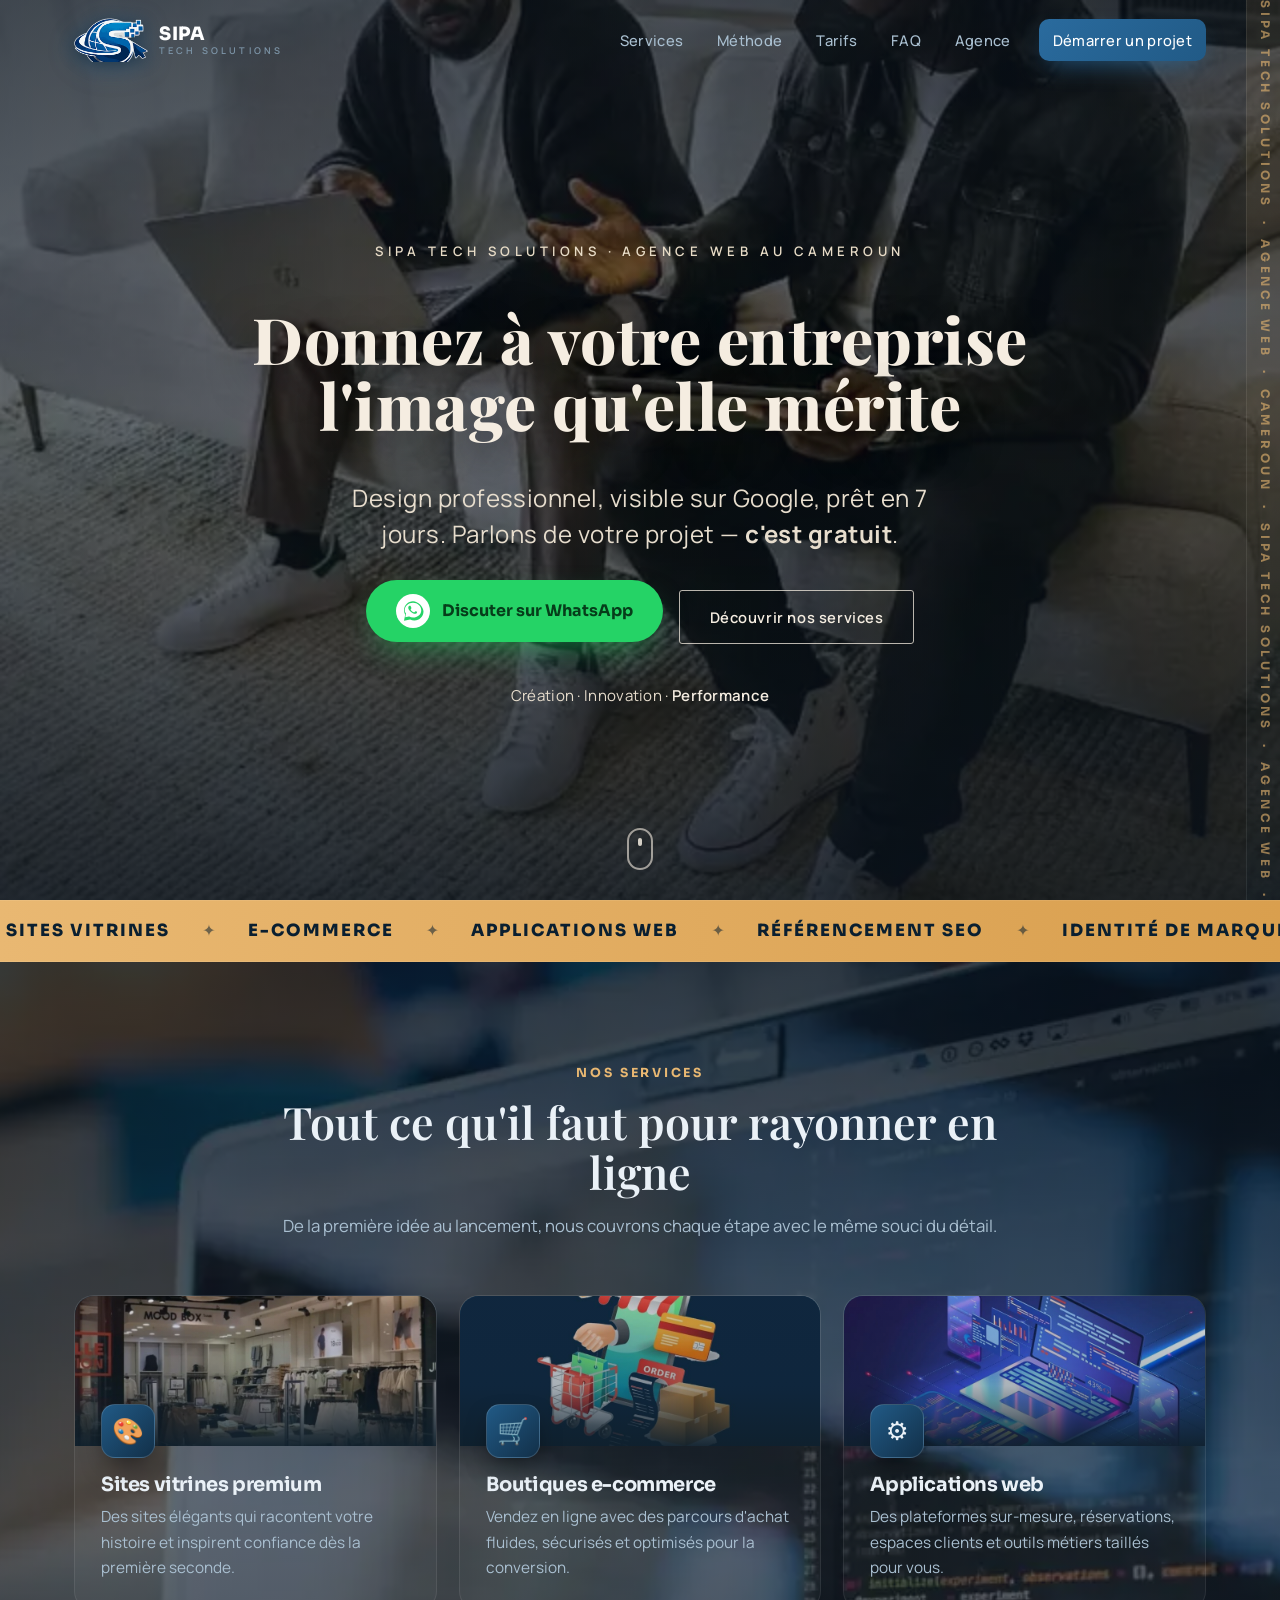
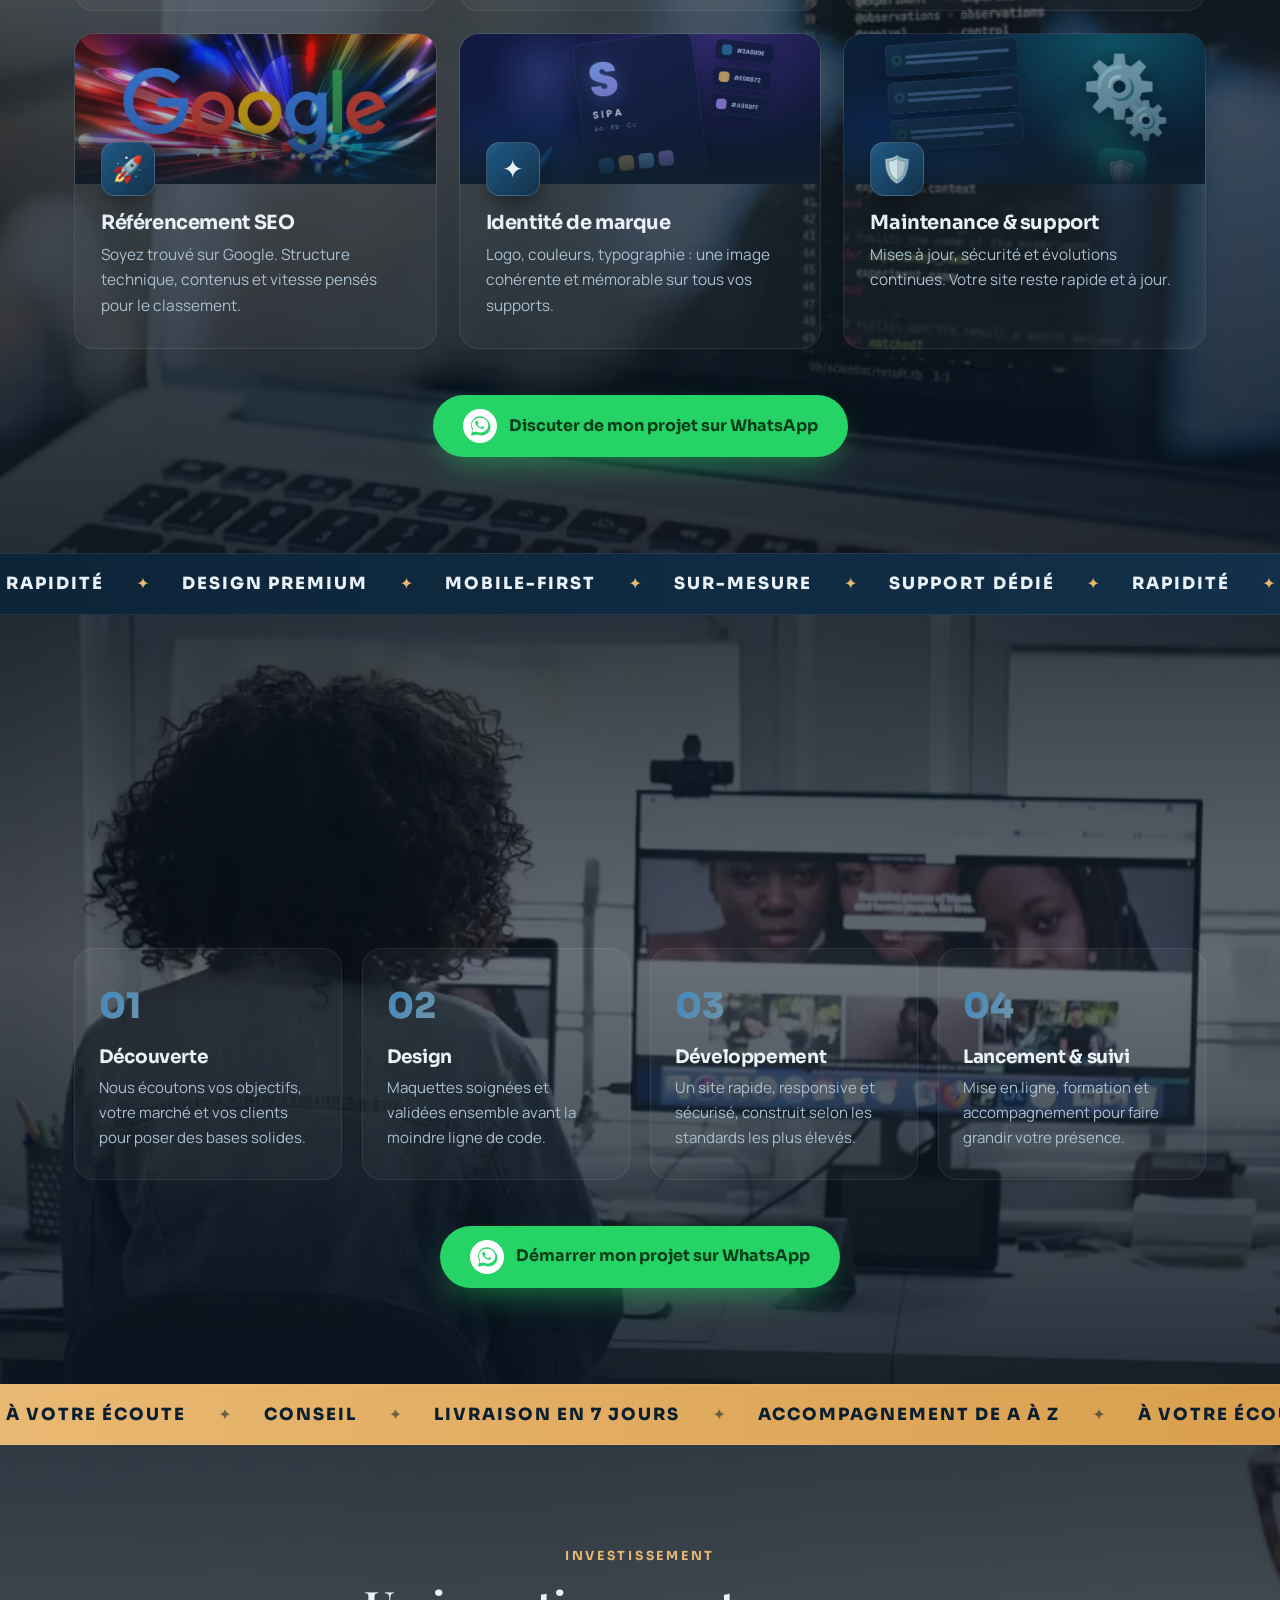
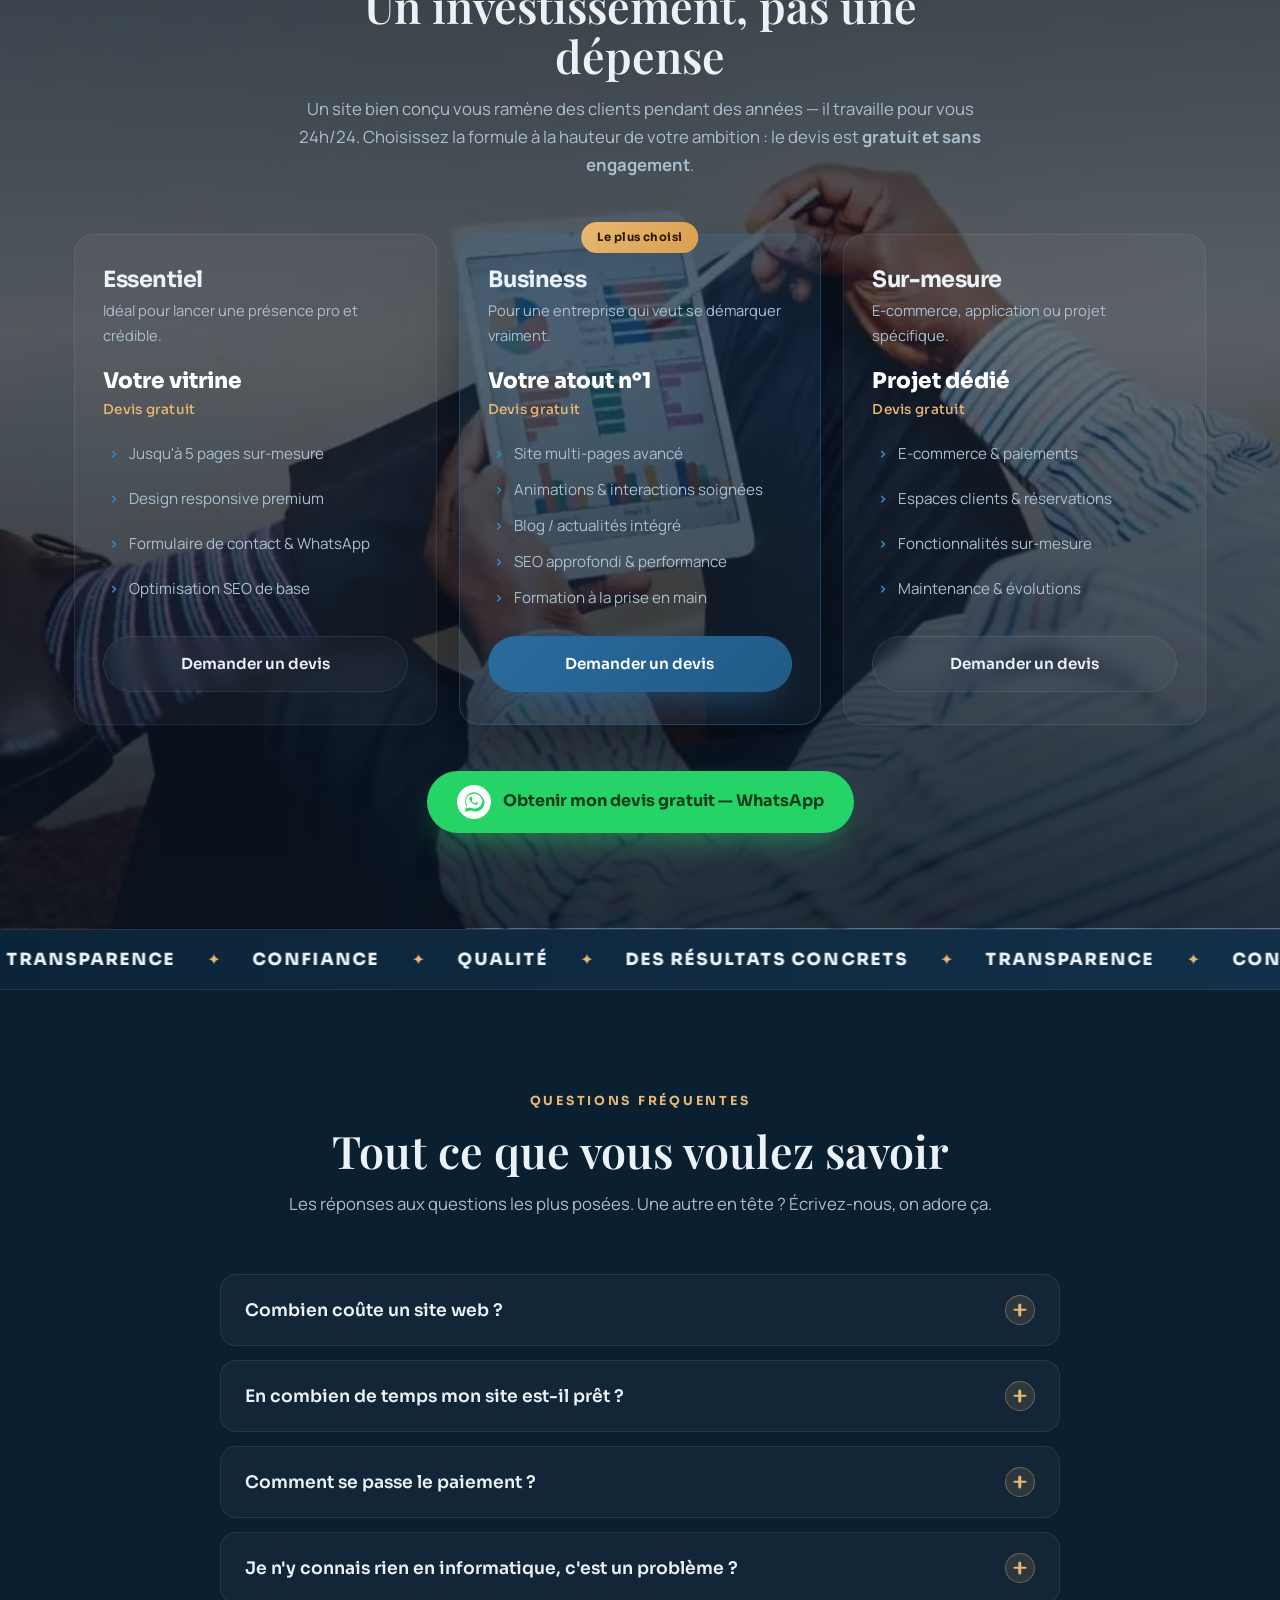
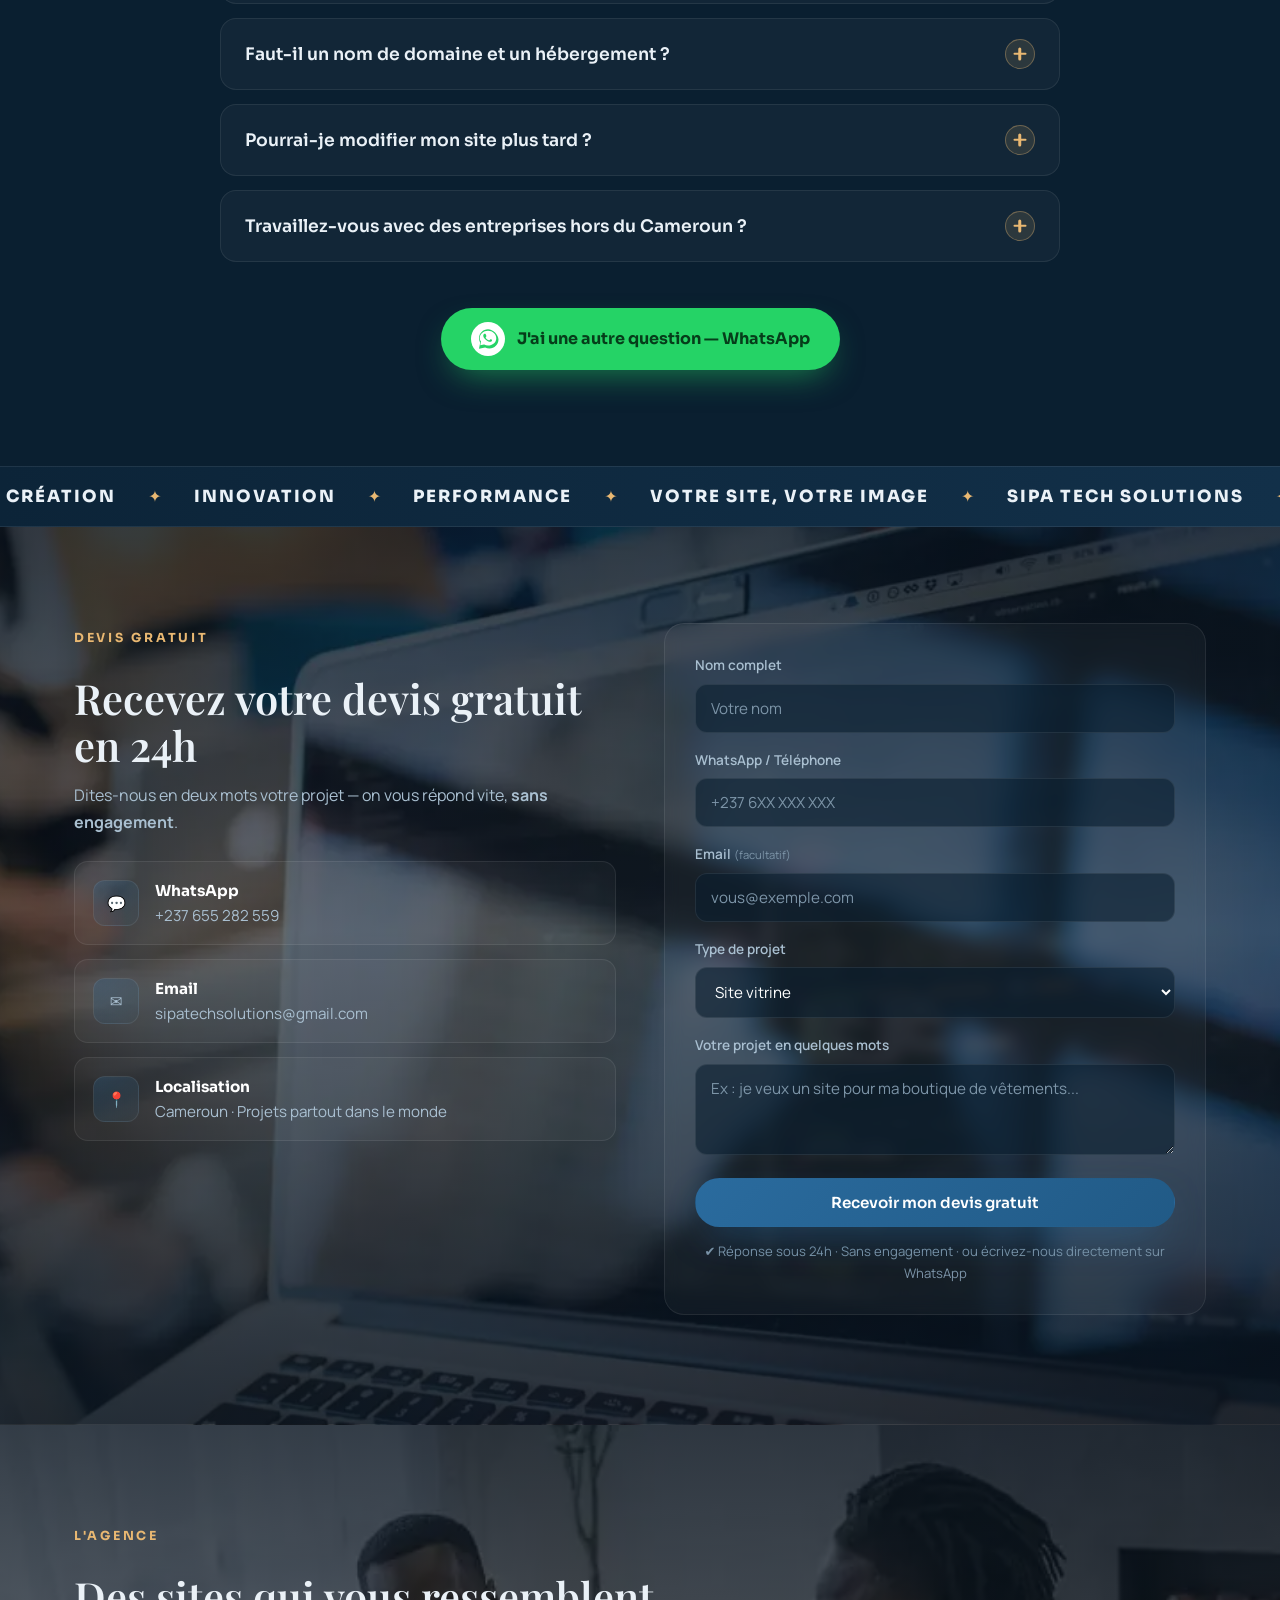
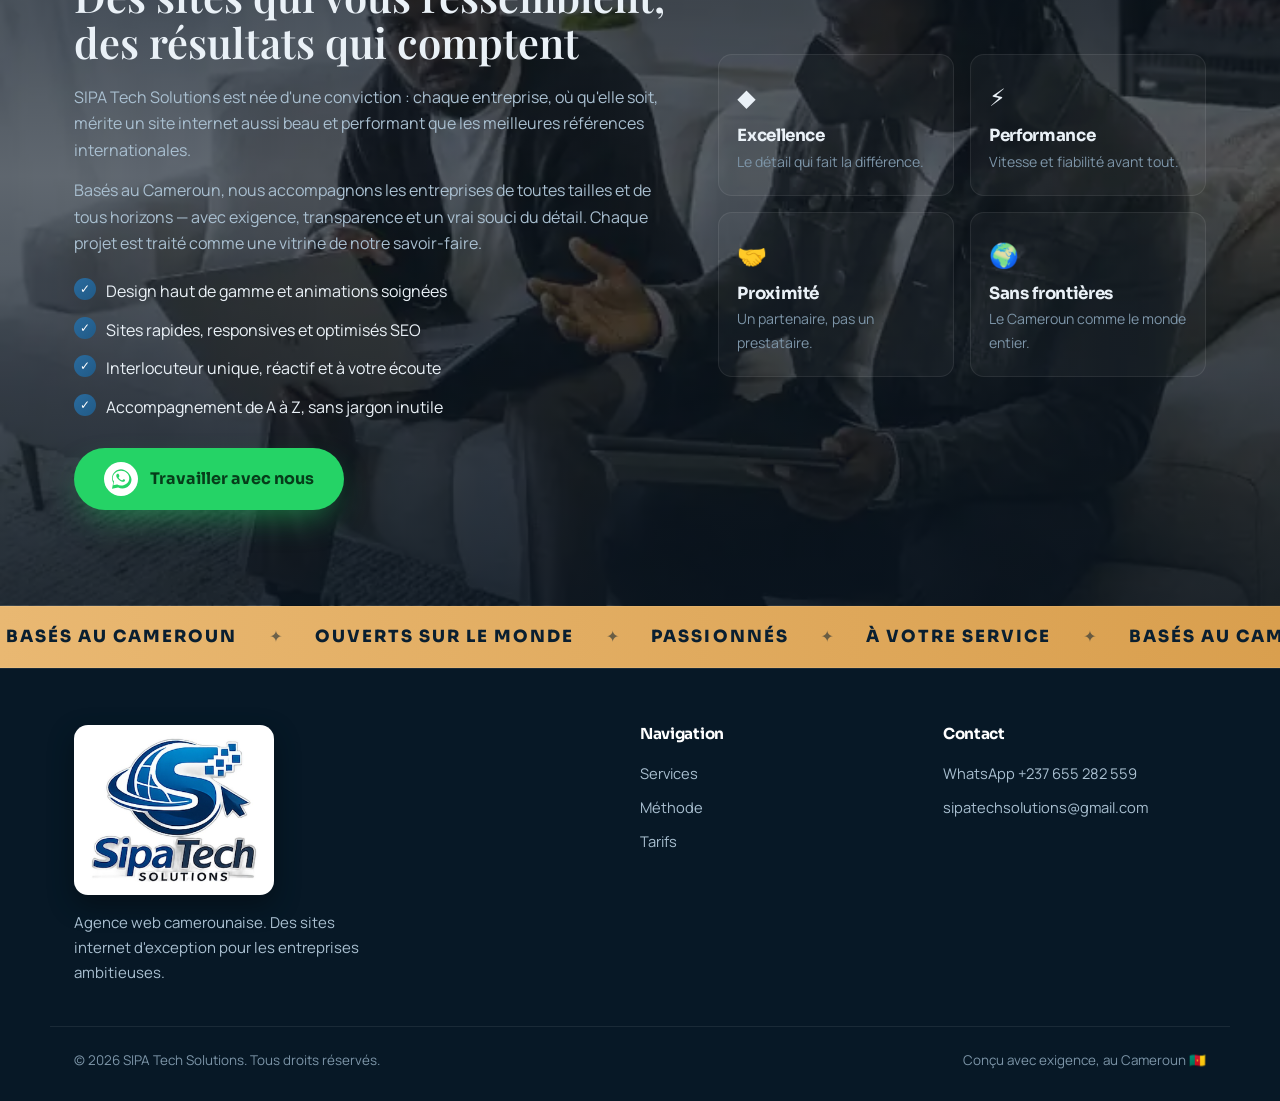
<file: index.html>
<!DOCTYPE html>
<html lang="fr">
<head>
  <meta charset="UTF-8" />
  <meta name="viewport" content="width=device-width, initial-scale=1.0" />
  <title>SIPA Tech Solutions — Création de sites web au Cameroun</title>
  <meta name="description" content="SIPA Tech Solutions, agence camerounaise de création de sites internet sur-mesure. Design haut de gamme, performance et référencement pour entreprises au Cameroun et à l'international." />
  <meta name="theme-color" content="#0d2438" />
  <meta name="robots" content="index, follow" />
  <meta name="author" content="SIPA Tech Solutions" />
  <meta name="keywords" content="création site internet Cameroun, agence web Cameroun, site vitrine, e-commerce, développement web, SIPA Tech Solutions, Douala, Yaoundé" />
  <link rel="canonical" href="https://sipatechsolutions.github.io/SITE-INTERNET/" />

  <!-- Open Graph -->
  <meta property="og:type" content="website" />
  <meta property="og:url" content="https://sipatechsolutions.github.io/SITE-INTERNET/" />
  <meta property="og:site_name" content="SIPA Tech Solutions" />
  <meta property="og:locale" content="fr_FR" />
  <meta property="og:title" content="SIPA Tech Solutions — Agence web camerounaise" />
  <meta property="og:description" content="Des sites internet sur-mesure au design haut de gamme pour les entreprises camerounaises et étrangères." />
  <meta property="og:image" content="https://sipatechsolutions.github.io/SITE-INTERNET/assets/og-image.jpg" />
  <meta property="og:image:width" content="1200" />
  <meta property="og:image:height" content="630" />
  <meta property="og:image:alt" content="SIPA Tech Solutions — Donnez à votre entreprise l'image qu'elle mérite" />

  <!-- Twitter -->
  <meta name="twitter:card" content="summary_large_image" />
  <meta name="twitter:title" content="SIPA Tech Solutions — Agence web camerounaise" />
  <meta name="twitter:description" content="Des sites internet sur-mesure au design haut de gamme pour les entreprises camerounaises et étrangères." />
  <meta name="twitter:image" content="https://sipatechsolutions.github.io/SITE-INTERNET/assets/og-image.jpg" />

  <link rel="icon" type="image/png" href="assets/favicon.png" />
  <link rel="apple-touch-icon" href="assets/favicon.png" />
  <link rel="preload" href="assets/hero.webp" as="image" fetchpriority="high" />
  <link rel="preload" href="assets/fonts/sora.woff2" as="font" type="font/woff2" crossorigin />
  <link rel="preload" href="assets/fonts/manrope.woff2" as="font" type="font/woff2" crossorigin />
  <link rel="stylesheet" href="styles.css" />

  <!-- Données structurées (SEO — entreprise locale) -->
  <script type="application/ld+json">
  {
    "@context": "https://schema.org",
    "@type": "ProfessionalService",
    "name": "SIPA Tech Solutions",
    "description": "Agence camerounaise de création de sites internet sur-mesure : sites vitrines, e-commerce et applications web au design haut de gamme.",
    "url": "https://sipatechsolutions.github.io/SITE-INTERNET/",
    "image": "https://sipatechsolutions.github.io/SITE-INTERNET/assets/og-image.jpg",
    "logo": "https://sipatechsolutions.github.io/SITE-INTERNET/assets/logo-panel.jpg",
    "email": "sipatechsolutions@gmail.com",
    "telephone": "+237655282559",
    "areaServed": "Cameroun et international",
    "address": {
      "@type": "PostalAddress",
      "addressCountry": "CM"
    },
    "sameAs": [
      "https://wa.me/237655282559"
    ]
  }
  </script>
</head>
<body>

  <!-- Symbole WhatsApp réutilisable -->
  <svg width="0" height="0" style="position:absolute" aria-hidden="true"><symbol id="wa-glyph" viewBox="0 0 32 32"><path fill="#25d366" d="M16 3C9.4 3 4 8.4 4 15c0 2.1.6 4.2 1.6 6L4 29l8.2-1.6c1.7.9 3.6 1.4 5.6 1.4h.2c6.6 0 12-5.4 12-12S22.6 3 16 3zm0 21.8c-1.8 0-3.5-.5-5-1.4l-.4-.2-4.9 1 1-4.8-.2-.4C5.5 18 5 16.5 5 15 5 9.5 9.9 5 16 5s11 4.5 11 10-4.9 9.8-11 9.8zm5.6-7.4c-.3-.2-1.8-.9-2.1-1s-.5-.2-.7.2-.8 1-1 1.2-.4.2-.7 0c-.3-.2-1.3-.5-2.5-1.5-.9-.8-1.5-1.8-1.7-2.1s0-.5.1-.7l.5-.6c.2-.2.2-.3.3-.6s0-.4 0-.6-.7-1.7-1-2.3c-.3-.6-.5-.5-.7-.5h-.6c-.2 0-.5.1-.8.4s-1 1-1 2.4 1 2.8 1.2 3 2 3.1 4.9 4.3c.7.3 1.2.5 1.6.6.7.2 1.3.2 1.8.1.6-.1 1.8-.7 2-1.4.3-.7.3-1.3.2-1.4-.1-.2-.3-.3-.6-.4z"/></symbol></svg>

  <!-- Progress bar -->
  <div class="scroll-progress" id="scrollProgress"></div>

  <!-- Bande verticale décorative (bureau) -->
  <div class="vmarquee" aria-hidden="true">
    <div class="vtrack">SIPA Tech Solutions&nbsp;&nbsp;·&nbsp;&nbsp;Agence web&nbsp;&nbsp;·&nbsp;&nbsp;Cameroun&nbsp;&nbsp;·&nbsp;&nbsp;SIPA Tech Solutions&nbsp;&nbsp;·&nbsp;&nbsp;Agence web&nbsp;&nbsp;·&nbsp;&nbsp;Cameroun&nbsp;&nbsp;·&nbsp;&nbsp;</div>
  </div>

  <!-- Ambient background -->
  <div class="ambient" aria-hidden="true">
    <div class="orb orb-1"></div>
    <div class="orb orb-2"></div>
    <div class="orb orb-3"></div>
    <div class="grid-overlay"></div>
  </div>

  <!-- Header -->
  <header class="site-header" id="header">
    <div class="container header-inner">
      <a href="#accueil" class="brand" aria-label="SIPA Tech Solutions - accueil">
        <span class="brand-mark" aria-hidden="true">
          <img src="assets/logo-mark.png" alt="" />
        </span>
        <span class="brand-text">
          <span class="brand-name">SIPA</span>
          <span class="brand-sub">TECH SOLUTIONS</span>
        </span>
      </a>

      <nav class="nav" id="nav" aria-label="Navigation principale">
        <a href="#services">Services</a>
        <a href="#methode">Méthode</a>
        <a href="#tarifs">Tarifs</a>
        <a href="#faq">FAQ</a>
        <a href="#apropos">Agence</a>
        <a href="#contact" class="nav-cta">Démarrer un projet</a>
      </nav>

      <button class="menu-toggle" id="menuToggle" aria-label="Ouvrir le menu" aria-expanded="false">
        <span></span><span></span><span></span>
      </button>
    </div>
  </header>

  <main>
    <!-- HERO -->
    <section class="hero hero-editorial" id="accueil">
      <div class="container hero-ed">
        <span class="hero-eyebrow reveal">SIPA Tech Solutions · Agence web au Cameroun</span>
        <h1 class="hero-title reveal">Donnez à votre entreprise l'image qu'elle mérite</h1>
        <p class="hero-tagline reveal">Design professionnel, visible sur Google, prêt en 7 jours. Parlons de votre projet — <b>c'est gratuit</b>.</p>
        <div class="hero-cta reveal">
          <a href="https://wa.me/237655282559?text=Bonjour%20SIPA%2C%20je%20souhaite%20cr%C3%A9er%20un%20site%20web%20pour%20mon%20entreprise." class="btn-wa" target="_blank" rel="noopener">
            <span class="ic"><svg viewBox="0 0 32 32" xmlns="http://www.w3.org/2000/svg"><path fill="#25d366" d="M16 3C9.4 3 4 8.4 4 15c0 2.1.6 4.2 1.6 6L4 29l8.2-1.6c1.7.9 3.6 1.4 5.6 1.4h.2c6.6 0 12-5.4 12-12S22.6 3 16 3zm0 21.8c-1.8 0-3.5-.5-5-1.4l-.4-.2-4.9 1 1-4.8-.2-.4C5.5 18 5 16.5 5 15 5 9.5 9.9 5 16 5s11 4.5 11 10-4.9 9.8-11 9.8zm5.6-7.4c-.3-.2-1.8-.9-2.1-1s-.5-.2-.7.2-.8 1-1 1.2-.4.2-.7 0c-.3-.2-1.3-.5-2.5-1.5-.9-.8-1.5-1.8-1.7-2.1s0-.5.1-.7l.5-.6c.2-.2.2-.3.3-.6s0-.4 0-.6-.7-1.7-1-2.3c-.3-.6-.5-.5-.7-.5h-.6c-.2 0-.5.1-.8.4s-1 1-1 2.4 1 2.8 1.2 3 2 3.1 4.9 4.3c.7.3 1.2.5 1.6.6.7.2 1.3.2 1.8.1.6-.1 1.8-.7 2-1.4.3-.7.3-1.3.2-1.4-.1-.2-.3-.3-.6-.4z"/></svg></span>
            Discuter sur WhatsApp
          </a>
          <a href="#services" class="btn-ed btn-ed-sm">Découvrir nos services</a>
        </div>
        <p class="hero-reassure reveal">Création · Innovation · <b>Performance</b></p>
      </div>
      <span class="scroll-cue" aria-hidden="true"></span>
    </section>

    <!-- Bande défilante (services) -->
    <div class="ribbon ribbon-gold" aria-hidden="true">
      <div class="track">
        <span class="item">Sites vitrines</span><span class="sep">✦</span><span class="item">E-commerce</span><span class="sep">✦</span><span class="item">Applications web</span><span class="sep">✦</span><span class="item">Référencement SEO</span><span class="sep">✦</span><span class="item">Identité de marque</span><span class="sep">✦</span><span class="item">Maintenance</span><span class="sep">✦</span>
        <span class="item">Sites vitrines</span><span class="sep">✦</span><span class="item">E-commerce</span><span class="sep">✦</span><span class="item">Applications web</span><span class="sep">✦</span><span class="item">Référencement SEO</span><span class="sep">✦</span><span class="item">Identité de marque</span><span class="sep">✦</span><span class="item">Maintenance</span><span class="sep">✦</span>
      </div>
    </div>

    <!-- SERVICES -->
    <section class="section" id="services">
      <div class="container">
        <div class="section-head reveal">
          <span class="kicker">Nos services</span>
          <h2>Tout ce qu'il faut pour rayonner en ligne</h2>
          <p>De la première idée au lancement, nous couvrons chaque étape avec le même souci du détail.</p>
        </div>

        <div class="cards">
          <article class="card reveal">
            <div class="card-media">
              <svg class="card-art" viewBox="0 0 400 200" preserveAspectRatio="xMidYMid slice" aria-hidden="true">
                <defs><linearGradient id="s1" x1="0" y1="0" x2="1" y2="1"><stop offset="0" stop-color="#173a56"/><stop offset="1" stop-color="#0c2439"/></linearGradient></defs>
                <rect width="400" height="200" fill="url(#s1)"/>
                <rect x="70" y="42" width="260" height="128" rx="10" fill="#0e2a3e" stroke="#2a6b9e" stroke-width="2"/>
                <rect x="70" y="42" width="260" height="22" rx="10" fill="#255a82"/><circle cx="86" cy="53" r="3.5" fill="#e9b872"/><circle cx="98" cy="53" r="3.5" fill="#9dc4de"/><circle cx="110" cy="53" r="3.5" fill="#9dc4de"/>
                <rect x="86" y="78" width="120" height="12" rx="4" fill="#3b6f94"/><rect x="86" y="98" width="86" height="8" rx="4" fill="#2a5573"/><rect x="86" y="114" width="70" height="20" rx="6" fill="#e9b872"/>
                <rect x="228" y="78" width="86" height="76" rx="8" fill="#215a86"/>
              </svg>
              <img class="card-photo" src="assets/serv-vitrine.webp" alt="Vitrine de boutique Jules" loading="lazy"/>
            </div>
            <div class="card-icon">🎨</div>
            <h3>Sites vitrines premium</h3>
            <p>Des sites élégants qui racontent votre histoire et inspirent confiance dès la première seconde.</p>
          </article>
          <article class="card reveal">
            <div class="card-media">
              <svg class="card-art" viewBox="0 0 400 200" preserveAspectRatio="xMidYMid slice" aria-hidden="true">
                <defs><linearGradient id="s2" x1="0" y1="0" x2="1" y2="1"><stop offset="0" stop-color="#1d4e6e"/><stop offset="1" stop-color="#0f2b3d"/></linearGradient></defs>
                <rect width="400" height="200" fill="url(#s2)"/>
                <rect x="78" y="40" width="70" height="58" rx="8" fill="#215a86"/><rect x="162" y="40" width="70" height="58" rx="8" fill="#0e2a3e" stroke="#2a6b9e" stroke-width="2"/><rect x="246" y="40" width="70" height="58" rx="8" fill="#255a82"/>
                <g transform="translate(150,118)"><path d="M0 0 L14 0 L26 52 L74 52 L84 16 L22 16" fill="none" stroke="#e9b872" stroke-width="6" stroke-linecap="round" stroke-linejoin="round"/><circle cx="34" cy="66" r="7" fill="#e9b872"/><circle cx="68" cy="66" r="7" fill="#e9b872"/></g>
                <circle cx="286" cy="128" r="17" fill="#e9b872"/><path d="M280 128 l4 4 l8 -9" fill="none" stroke="#0f2b3d" stroke-width="3.5" stroke-linecap="round" stroke-linejoin="round"/>
              </svg>
              <img class="card-photo" src="assets/serv-ecommerce.webp" alt="Achat en ligne, panier et paiement par carte" loading="lazy"/>
            </div>
            <div class="card-icon">🛒</div>
            <h3>Boutiques e-commerce</h3>
            <p>Vendez en ligne avec des parcours d'achat fluides, sécurisés et optimisés pour la conversion.</p>
          </article>
          <article class="card reveal">
            <div class="card-media">
              <svg class="card-art" viewBox="0 0 400 200" preserveAspectRatio="xMidYMid slice" aria-hidden="true">
                <defs><linearGradient id="s3" x1="0" y1="0" x2="1" y2="1"><stop offset="0" stop-color="#255a82"/><stop offset="1" stop-color="#0c2439"/></linearGradient></defs>
                <rect width="400" height="200" fill="url(#s3)"/>
                <rect x="74" y="46" width="150" height="108" rx="10" fill="#0e2a3e" stroke="#2a6b9e" stroke-width="2"/>
                <rect x="88" y="60" width="122" height="10" rx="4" fill="#3b6f94"/>
                <polyline points="90,132 118,110 142,120 172,86 200,98" fill="none" stroke="#e9b872" stroke-width="4" stroke-linecap="round" stroke-linejoin="round"/>
                <rect x="88" y="140" width="50" height="6" rx="3" fill="#2a5573"/><rect x="150" y="140" width="60" height="6" rx="3" fill="#2a5573"/>
                <g transform="translate(258,64)" fill="none" stroke="#9dc4de" stroke-width="6"><circle cx="34" cy="34" r="24"/><path d="M34 4 v10 M34 54 v10 M4 34 h10 M54 34 h10" stroke-linecap="round"/></g>
                <circle cx="292" cy="98" r="10" fill="#e9b872"/>
              </svg>
              <img class="card-photo" src="assets/serv-appweb.webp" alt="Application web sur ordinateur et téléphone" loading="lazy"/>
            </div>
            <div class="card-icon">⚙️</div>
            <h3>Applications web</h3>
            <p>Des plateformes sur-mesure, réservations, espaces clients et outils métiers taillés pour vous.</p>
          </article>
          <article class="card reveal">
            <div class="card-media">
              <svg class="card-art" viewBox="0 0 400 200" preserveAspectRatio="xMidYMid slice" aria-hidden="true">
                <defs><linearGradient id="s4" x1="0" y1="0" x2="1" y2="1"><stop offset="0" stop-color="#173a56"/><stop offset="1" stop-color="#0f2b3d"/></linearGradient></defs>
                <rect width="400" height="200" fill="url(#s4)"/>
                <g><rect x="96" y="120" width="26" height="40" rx="4" fill="#215a86"/><rect x="132" y="96" width="26" height="64" rx="4" fill="#2a6b9e"/><rect x="168" y="70" width="26" height="90" rx="4" fill="#3b86bf"/><rect x="204" y="50" width="26" height="110" rx="4" fill="#e9b872"/></g>
                <path d="M96 118 L138 96 L178 78 L222 52" fill="none" stroke="#fff" stroke-width="2.5" stroke-linecap="round" opacity=".6"/>
                <g transform="translate(238,58)"><circle cx="30" cy="30" r="26" fill="none" stroke="#9dc4de" stroke-width="7"/><line x1="50" y1="50" x2="72" y2="72" stroke="#9dc4de" stroke-width="8" stroke-linecap="round"/></g>
              </svg>
              <img class="card-photo" src="assets/serv-seo.webp" alt="Référencement sur Google" loading="lazy"/>
            </div>
            <div class="card-icon">🚀</div>
            <h3>Référencement SEO</h3>
            <p>Soyez trouvé sur Google. Structure technique, contenus et vitesse pensés pour le classement.</p>
          </article>
          <article class="card reveal">
            <div class="card-media">
              <svg class="card-art" viewBox="0 0 400 200" preserveAspectRatio="xMidYMid slice" aria-hidden="true">
                <defs><linearGradient id="s5" x1="0" y1="0" x2="1" y2="1"><stop offset="0" stop-color="#2a4c60"/><stop offset="1" stop-color="#0c2439"/></linearGradient></defs>
                <rect width="400" height="200" fill="url(#s5)"/>
                <circle cx="150" cy="100" r="52" fill="none" stroke="#215a86" stroke-width="10"/>
                <text x="150" y="126" font-family="Georgia,serif" font-size="72" font-weight="700" fill="#e9b872" text-anchor="middle">S</text>
                <g><circle cx="248" cy="66" r="15" fill="#2a6b9e"/><circle cx="286" cy="66" r="15" fill="#3b86bf"/><circle cx="248" cy="104" r="15" fill="#e9b872"/><circle cx="286" cy="104" r="15" fill="#9dc4de"/></g>
                <rect x="238" y="132" width="90" height="10" rx="5" fill="#3b6f94"/><rect x="238" y="150" width="64" height="10" rx="5" fill="#2a5573"/>
              </svg>
              <img class="card-photo" src="assets/serv-identite.webp" alt="Identité visuelle et nuancier de couleurs" loading="lazy" onerror="this.remove()"/>
            </div>
            <div class="card-icon">✦</div>
            <h3>Identité de marque</h3>
            <p>Logo, couleurs, typographie : une image cohérente et mémorable sur tous vos supports.</p>
          </article>
          <article class="card reveal">
            <div class="card-media">
              <svg class="card-art" viewBox="0 0 400 200" preserveAspectRatio="xMidYMid slice" aria-hidden="true">
                <defs><linearGradient id="s6" x1="0" y1="0" x2="1" y2="1"><stop offset="0" stop-color="#1d4e6e"/><stop offset="1" stop-color="#0f2b3d"/></linearGradient></defs>
                <rect width="400" height="200" fill="url(#s6)"/>
                <path d="M170 34 L232 56 V104 C232 138 205 158 170 168 C135 158 108 138 108 104 V56 Z" fill="#0e2a3e" stroke="#2a6b9e" stroke-width="3"/>
                <path d="M146 100 l16 16 l34 -38" fill="none" stroke="#e9b872" stroke-width="8" stroke-linecap="round" stroke-linejoin="round"/>
                <g transform="translate(250,96)" fill="none" stroke="#9dc4de" stroke-width="6"><circle cx="34" cy="34" r="16"/><path d="M34 8 v-8 M34 68 v8 M8 34 h-8 M68 34 h8 M15 15 l-6 -6 M53 53 l6 6 M53 15 l6 -6 M15 53 l-6 6" stroke-linecap="round"/></g>
              </svg>
              <img class="card-photo" src="assets/serv-maintenance.webp" alt="Maintenance et infrastructure technique" loading="lazy" onerror="this.remove()"/>
            </div>
            <div class="card-icon">🛡️</div>
            <h3>Maintenance & support</h3>
            <p>Mises à jour, sécurité et évolutions continues. Votre site reste rapide et à jour.</p>
          </article>
        </div>
        <div class="sec-cta"><a class="btn-wa" href="https://wa.me/237655282559?text=Bonjour%20SIPA%2C%20je%20souhaite%20un%20site%20web%20pour%20mon%20entreprise." target="_blank" rel="noopener"><span class="ic"><svg viewBox="0 0 32 32"><use href="#wa-glyph"/></svg></span> Discuter de mon projet sur WhatsApp</a></div>
      </div>
    </section>

    <!-- Bande défilante -->
    <div class="ribbon ribbon-navy" aria-hidden="true">
      <div class="track">
        <span class="item">Rapidité</span><span class="sep">✦</span><span class="item">Design premium</span><span class="sep">✦</span><span class="item">Mobile-first</span><span class="sep">✦</span><span class="item">Sur-mesure</span><span class="sep">✦</span><span class="item">Support dédié</span><span class="sep">✦</span>
        <span class="item">Rapidité</span><span class="sep">✦</span><span class="item">Design premium</span><span class="sep">✦</span><span class="item">Mobile-first</span><span class="sep">✦</span><span class="item">Sur-mesure</span><span class="sep">✦</span><span class="item">Support dédié</span><span class="sep">✦</span>
      </div>
    </div>

    <!-- METHODE -->
    <section class="section section-alt" id="methode">
      <div class="container">
        <div class="section-head reveal">
          <span class="kicker">Notre méthode</span>
          <h2>Un process clair, un résultat maîtrisé</h2>
          <p>Quatre étapes pour transformer votre vision en un site qui performe.</p>
        </div>

        <div class="steps">
          <div class="step reveal">
            <div class="step-num">01</div>
            <h3>Découverte</h3>
            <p>Nous écoutons vos objectifs, votre marché et vos clients pour poser des bases solides.</p>
          </div>
          <div class="step reveal">
            <div class="step-num">02</div>
            <h3>Design</h3>
            <p>Maquettes soignées et validées ensemble avant la moindre ligne de code.</p>
          </div>
          <div class="step reveal">
            <div class="step-num">03</div>
            <h3>Développement</h3>
            <p>Un site rapide, responsive et sécurisé, construit selon les standards les plus élevés.</p>
          </div>
          <div class="step reveal">
            <div class="step-num">04</div>
            <h3>Lancement & suivi</h3>
            <p>Mise en ligne, formation et accompagnement pour faire grandir votre présence.</p>
          </div>
        </div>
        <div class="sec-cta"><a class="btn-wa" href="https://wa.me/237655282559?text=Bonjour%20SIPA%2C%20je%20souhaite%20d%C3%A9marrer%20mon%20projet%20de%20site%20web." target="_blank" rel="noopener"><span class="ic"><svg viewBox="0 0 32 32"><use href="#wa-glyph"/></svg></span> Démarrer mon projet sur WhatsApp</a></div>
      </div>
    </section>
    <!-- Bande défilante -->
    <div class="ribbon ribbon-gold" aria-hidden="true">
      <div class="track">
        <span class="item">À votre écoute</span><span class="sep">✦</span><span class="item">Conseil</span><span class="sep">✦</span><span class="item">Livraison en 7 jours</span><span class="sep">✦</span><span class="item">Accompagnement de A à Z</span><span class="sep">✦</span>
        <span class="item">À votre écoute</span><span class="sep">✦</span><span class="item">Conseil</span><span class="sep">✦</span><span class="item">Livraison en 7 jours</span><span class="sep">✦</span><span class="item">Accompagnement de A à Z</span><span class="sep">✦</span>
      </div>
    </div>

    <!-- TARIFS -->
    <section class="section" id="tarifs">
      <div class="container">
        <div class="section-head reveal">
          <span class="kicker">Investissement</span>
          <h2>Un investissement, pas une dépense</h2>
          <p>Un site bien conçu vous ramène des clients pendant des années — il travaille pour vous 24h/24. Choisissez la formule à la hauteur de votre ambition : le devis est <b>gratuit et sans engagement</b>.</p>
        </div>

        <div class="pricing">
          <article class="plan reveal">
            <h3>Essentiel</h3>
            <p class="plan-desc">Idéal pour lancer une présence pro et crédible.</p>
            <div class="plan-price">Votre vitrine <span>Devis gratuit</span></div>
            <ul>
              <li>Jusqu'à 5 pages sur-mesure</li>
              <li>Design responsive premium</li>
              <li>Formulaire de contact & WhatsApp</li>
              <li>Optimisation SEO de base</li>
            </ul>
            <a href="#contact" class="btn btn-ghost">Demander un devis</a>
          </article>

          <article class="plan plan-featured reveal">
            <span class="plan-badge">Le plus choisi</span>
            <h3>Business</h3>
            <p class="plan-desc">Pour une entreprise qui veut se démarquer vraiment.</p>
            <div class="plan-price">Votre atout n°1 <span>Devis gratuit</span></div>
            <ul>
              <li>Site multi-pages avancé</li>
              <li>Animations & interactions soignées</li>
              <li>Blog / actualités intégré</li>
              <li>SEO approfondi & performance</li>
              <li>Formation à la prise en main</li>
            </ul>
            <a href="#contact" class="btn btn-primary">Demander un devis</a>
          </article>

          <article class="plan reveal">
            <h3>Sur-mesure</h3>
            <p class="plan-desc">E-commerce, application ou projet spécifique.</p>
            <div class="plan-price">Projet dédié <span>Devis gratuit</span></div>
            <ul>
              <li>E-commerce & paiements</li>
              <li>Espaces clients & réservations</li>
              <li>Fonctionnalités sur-mesure</li>
              <li>Maintenance & évolutions</li>
            </ul>
            <a href="#contact" class="btn btn-ghost">Demander un devis</a>
          </article>
        </div>
        <div class="sec-cta"><a class="btn-wa" href="https://wa.me/237655282559?text=Bonjour%20SIPA%2C%20je%20souhaite%20un%20devis%20gratuit%20pour%20mon%20site." target="_blank" rel="noopener"><span class="ic"><svg viewBox="0 0 32 32"><use href="#wa-glyph"/></svg></span> Obtenir mon devis gratuit — WhatsApp</a></div>
      </div>
    </section>

    <!-- Bande défilante -->
    <div class="ribbon ribbon-navy" aria-hidden="true">
      <div class="track">
        <span class="item">Transparence</span><span class="sep">✦</span><span class="item">Confiance</span><span class="sep">✦</span><span class="item">Qualité</span><span class="sep">✦</span><span class="item">Des résultats concrets</span><span class="sep">✦</span>
        <span class="item">Transparence</span><span class="sep">✦</span><span class="item">Confiance</span><span class="sep">✦</span><span class="item">Qualité</span><span class="sep">✦</span><span class="item">Des résultats concrets</span><span class="sep">✦</span>
      </div>
    </div>

    <!-- FAQ -->
    <section class="section" id="faq">
      <div class="container">
        <div class="section-head reveal">
          <span class="kicker">Questions fréquentes</span>
          <h2>Tout ce que vous voulez savoir</h2>
          <p>Les réponses aux questions les plus posées. Une autre en tête ? Écrivez-nous, on adore ça.</p>
        </div>
        <div class="faq reveal">
          <div class="faq-item">
            <button class="faq-q" aria-expanded="false"><span>Combien coûte un site web ?</span><span class="faq-ico"></span></button>
            <div class="faq-answer"><div><p>Pas de mauvaise surprise : nos sites sont accessibles <b>à partir de 100 000 FCFA</b>, et le tarif final s'ajuste à vos besoins (pages, e-commerce, fonctionnalités…). Nous vous envoyons un <b>devis gratuit et clair sous 24h</b>, adapté à votre budget. Un site pro, c'est un <b>investissement qui rapporte plus qu'il ne coûte</b>.</p></div></div>
          </div>
          <div class="faq-item">
            <button class="faq-q" aria-expanded="false"><span>En combien de temps mon site est-il prêt ?</span><span class="faq-ico"></span></button>
            <div class="faq-answer"><div><p>En moyenne <b>7 jours</b> pour un site vitrine, une fois vos contenus réunis. Nous respectons les délais annoncés, sans mauvaise surprise.</p></div></div>
          </div>
          <div class="faq-item">
            <button class="faq-q" aria-expanded="false"><span>Comment se passe le paiement ?</span><span class="faq-ico"></span></button>
            <div class="faq-answer"><div><p><b>MTN Mobile Money</b>, <b>Orange Money</b> ou <b>virement</b>. Un simple acompte pour lancer le projet, puis le solde à la livraison. Vous validez chaque étape, en toute confiance.</p></div></div>
          </div>
          <div class="faq-item">
            <button class="faq-q" aria-expanded="false"><span>Je n'y connais rien en informatique, c'est un problème ?</span><span class="faq-ico"></span></button>
            <div class="faq-answer"><div><p>Pas du tout ! On s'occupe de <b>tout, de A à Z</b>, sans jargon compliqué. Vous n'avez qu'à nous parler de votre activité — on gère le reste.</p></div></div>
          </div>
          <div class="faq-item">
            <button class="faq-q" aria-expanded="false"><span>Faut-il un nom de domaine et un hébergement ?</span><span class="faq-ico"></span></button>
            <div class="faq-answer"><div><p>Oui, et nous vous <b>accompagnons</b> pour les obtenir et tout configurer (par exemple <i>votre-entreprise.com</i>). Vous n'avez rien à faire de technique.</p></div></div>
          </div>
          <div class="faq-item">
            <button class="faq-q" aria-expanded="false"><span>Pourrai-je modifier mon site plus tard ?</span><span class="faq-ico"></span></button>
            <div class="faq-answer"><div><p>Bien sûr. Nous pouvons vous <b>former</b> à le gérer vous-même, ou nous occuper des mises à jour via notre <b>offre de maintenance</b>.</p></div></div>
          </div>
          <div class="faq-item">
            <button class="faq-q" aria-expanded="false"><span>Travaillez-vous avec des entreprises hors du Cameroun ?</span><span class="faq-ico"></span></button>
            <div class="faq-answer"><div><p>Oui ! Nous accompagnons des entreprises <b>partout dans le monde</b>, entièrement à distance. Où que vous soyez, on peut travailler ensemble.</p></div></div>
          </div>
        </div>
        <div class="sec-cta"><a class="btn-wa" href="https://wa.me/237655282559?text=Bonjour%20SIPA%2C%20j'ai%20une%20question." target="_blank" rel="noopener"><span class="ic"><svg viewBox="0 0 32 32"><use href="#wa-glyph"/></svg></span> J'ai une autre question — WhatsApp</a></div>
      </div>
    </section>

    <!-- Bande défilante (slogan) -->
    <div class="ribbon ribbon-navy" aria-hidden="true">
      <div class="track">
        <span class="item">Création</span><span class="sep">✦</span><span class="item">Innovation</span><span class="sep">✦</span><span class="item">Performance</span><span class="sep">✦</span><span class="item">Votre site, votre image</span><span class="sep">✦</span><span class="item">SIPA Tech Solutions</span><span class="sep">✦</span>
        <span class="item">Création</span><span class="sep">✦</span><span class="item">Innovation</span><span class="sep">✦</span><span class="item">Performance</span><span class="sep">✦</span><span class="item">Votre site, votre image</span><span class="sep">✦</span><span class="item">SIPA Tech Solutions</span><span class="sep">✦</span>
      </div>
    </div>

    <!-- CONTACT (devis gratuit) -->
    <section class="section section-contact" id="contact">
      <div class="container contact-grid">
        <div class="contact-copy reveal">
          <span class="kicker">Devis gratuit</span>
          <h2>Recevez votre devis gratuit en 24h</h2>
          <p>Dites-nous en deux mots votre projet — on vous répond vite, <b>sans engagement</b>.</p>
          <div class="contact-methods">
            <a class="cmethod" href="https://wa.me/237655282559?text=Bonjour%20SIPA%20Tech%20Solutions%2C%20je%20souhaite%20un%20devis." target="_blank" rel="noopener">
              <span class="cmethod-ico">💬</span>
              <span><strong>WhatsApp</strong><br>+237 655 282 559</span>
            </a>
            <a class="cmethod" href="mailto:sipatechsolutions@gmail.com">
              <span class="cmethod-ico">✉️</span>
              <span><strong>Email</strong><br>sipatechsolutions@gmail.com</span>
            </a>
            <div class="cmethod">
              <span class="cmethod-ico">📍</span>
              <span><strong>Localisation</strong><br>Cameroun · Projets partout dans le monde</span>
            </div>
          </div>
        </div>

        <form class="contact-form reveal" id="contactForm">
          <div class="form-success" id="formSuccess" hidden>
            <strong>✅ Merci <span id="fsName"></span> !</strong>
            <p>Votre demande part sur WhatsApp — validez simplement l'envoi dans l'application qui vient de s'ouvrir. Réponse sous 24h 🙌</p>
            <button type="button" class="fs-again">Envoyer une autre demande</button>
          </div>
          <div class="field">
            <label for="name">Nom complet</label>
            <input type="text" id="name" name="name" required placeholder="Votre nom" />
          </div>
          <div class="field">
            <label for="phone">WhatsApp / Téléphone</label>
            <input type="tel" id="phone" name="phone" required placeholder="+237 6XX XXX XXX" />
          </div>
          <div class="field">
            <label for="email">Email <span class="opt">(facultatif)</span></label>
            <input type="email" id="email" name="email" placeholder="vous@exemple.com" />
          </div>
          <div class="field">
            <label for="type">Type de projet</label>
            <select id="type" name="type">
              <option>Site vitrine</option>
              <option>Boutique e-commerce</option>
              <option>Application web</option>
              <option>Refonte de site existant</option>
              <option>Autre</option>
            </select>
          </div>
          <div class="field">
            <label for="message">Votre projet en quelques mots</label>
            <textarea id="message" name="message" rows="3" required placeholder="Ex : je veux un site pour ma boutique de vêtements..."></textarea>
          </div>
          <button type="submit" class="btn btn-primary btn-block">Recevoir mon devis gratuit</button>
          <p class="form-hint">✔ Réponse sous 24h · Sans engagement · ou écrivez-nous directement sur WhatsApp</p>
        </form>
      </div>
    </section>

    <!-- APROPOS -->
    <section class="section section-alt" id="apropos">
      <div class="container about-grid">
        <div class="about-copy reveal">
          <span class="kicker">L'agence</span>
          <h2>Des sites qui vous ressemblent, des résultats qui comptent</h2>
          <p>
            SIPA Tech Solutions est née d'une conviction : chaque entreprise, où qu'elle soit,
            mérite un site internet aussi beau et performant que les meilleures références internationales.
          </p>
          <p>
            Basés au Cameroun, nous accompagnons les entreprises de toutes tailles et de tous horizons —
            avec exigence, transparence et un vrai souci du détail. Chaque projet est traité comme une
            vitrine de notre savoir-faire.
          </p>
          <ul class="checklist">
            <li>Design haut de gamme et animations soignées</li>
            <li>Sites rapides, responsives et optimisés SEO</li>
            <li>Interlocuteur unique, réactif et à votre écoute</li>
            <li>Accompagnement de A à Z, sans jargon inutile</li>
          </ul>
          <a href="https://wa.me/237655282559?text=Bonjour%20SIPA%2C%20je%20souhaite%20travailler%20avec%20vous." class="btn-wa" target="_blank" rel="noopener"><span class="ic"><svg viewBox="0 0 32 32"><use href="#wa-glyph"/></svg></span> Travailler avec nous</a>
        </div>
        <div class="about-visual reveal">
          <div class="values">
            <div class="value"><span class="value-ico">◆</span><div><h4>Excellence</h4><p>Le détail qui fait la différence.</p></div></div>
            <div class="value"><span class="value-ico">⚡</span><div><h4>Performance</h4><p>Vitesse et fiabilité avant tout.</p></div></div>
            <div class="value"><span class="value-ico">🤝</span><div><h4>Proximité</h4><p>Un partenaire, pas un prestataire.</p></div></div>
            <div class="value"><span class="value-ico">🌍</span><div><h4>Sans frontières</h4><p>Le Cameroun comme le monde entier.</p></div></div>
          </div>
        </div>
      </div>
    </section>


  </main>


  <!-- Bande défilante -->
  <div class="ribbon ribbon-gold" aria-hidden="true">
    <div class="track">
      <span class="item">Basés au Cameroun</span><span class="sep">✦</span><span class="item">Ouverts sur le monde</span><span class="sep">✦</span><span class="item">Passionnés</span><span class="sep">✦</span><span class="item">À votre service</span><span class="sep">✦</span>
      <span class="item">Basés au Cameroun</span><span class="sep">✦</span><span class="item">Ouverts sur le monde</span><span class="sep">✦</span><span class="item">Passionnés</span><span class="sep">✦</span><span class="item">À votre service</span><span class="sep">✦</span>
    </div>
  </div>

  <!-- FOOTER -->
  <footer class="site-footer">
    <div class="container footer-inner">
      <div class="footer-brand">
        <img src="assets/logo-panel.jpg" alt="SIPA Tech Solutions" class="footer-logo" />
        <p>Agence web camerounaise. Des sites internet d'exception pour les entreprises ambitieuses.</p>
      </div>
      <div class="footer-col">
        <h4>Navigation</h4>
        <a href="#services">Services</a>
        <a href="#methode">Méthode</a>
        <a href="#tarifs">Tarifs</a>
      </div>
      <div class="footer-col">
        <h4>Contact</h4>
        <a href="https://wa.me/237655282559" target="_blank" rel="noopener">WhatsApp +237 655 282 559</a>
        <a href="mailto:sipatechsolutions@gmail.com">sipatechsolutions@gmail.com</a>
      </div>
    </div>
    <div class="container footer-bottom">
      <span>© <span id="year"></span> SIPA Tech Solutions. Tous droits réservés.</span>
      <span>Conçu avec exigence, au Cameroun 🇨🇲</span>
    </div>
  </footer>


  <script src="script.js"></script>
</body>
</html>
</file>
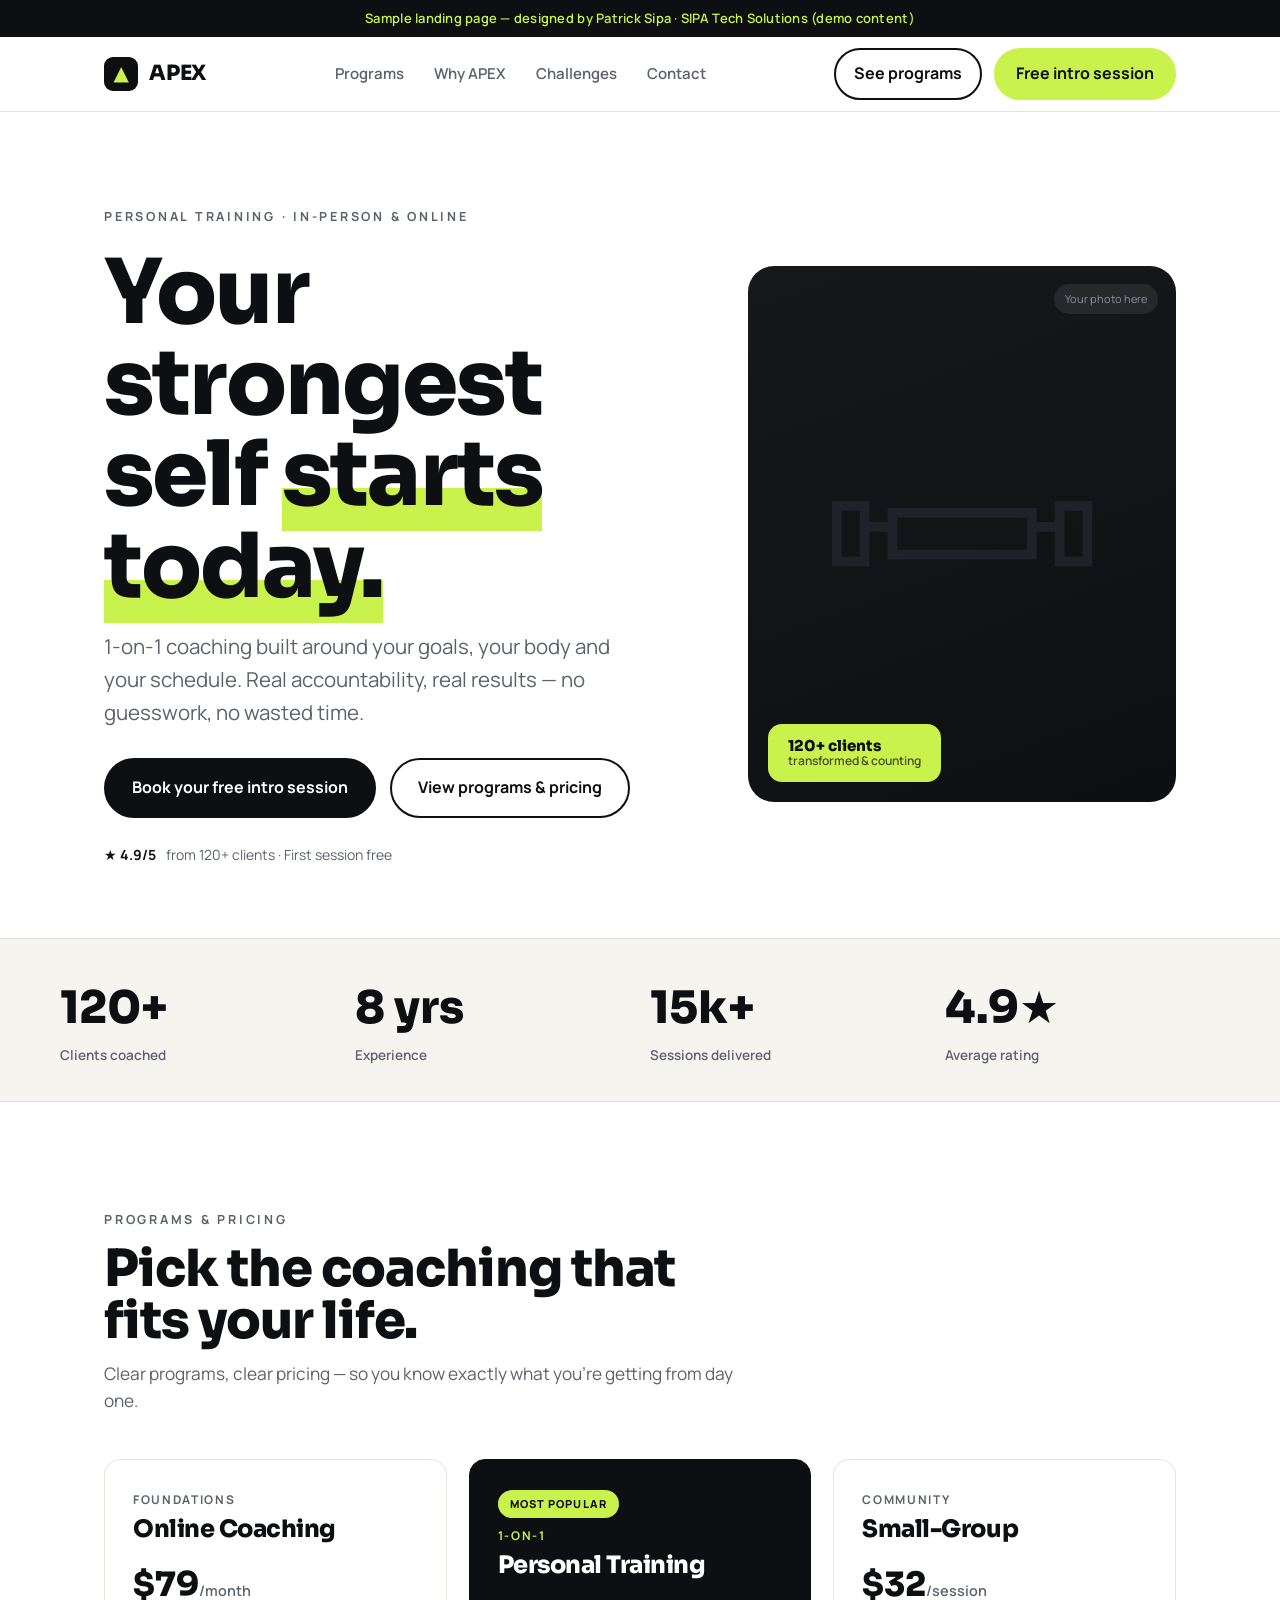
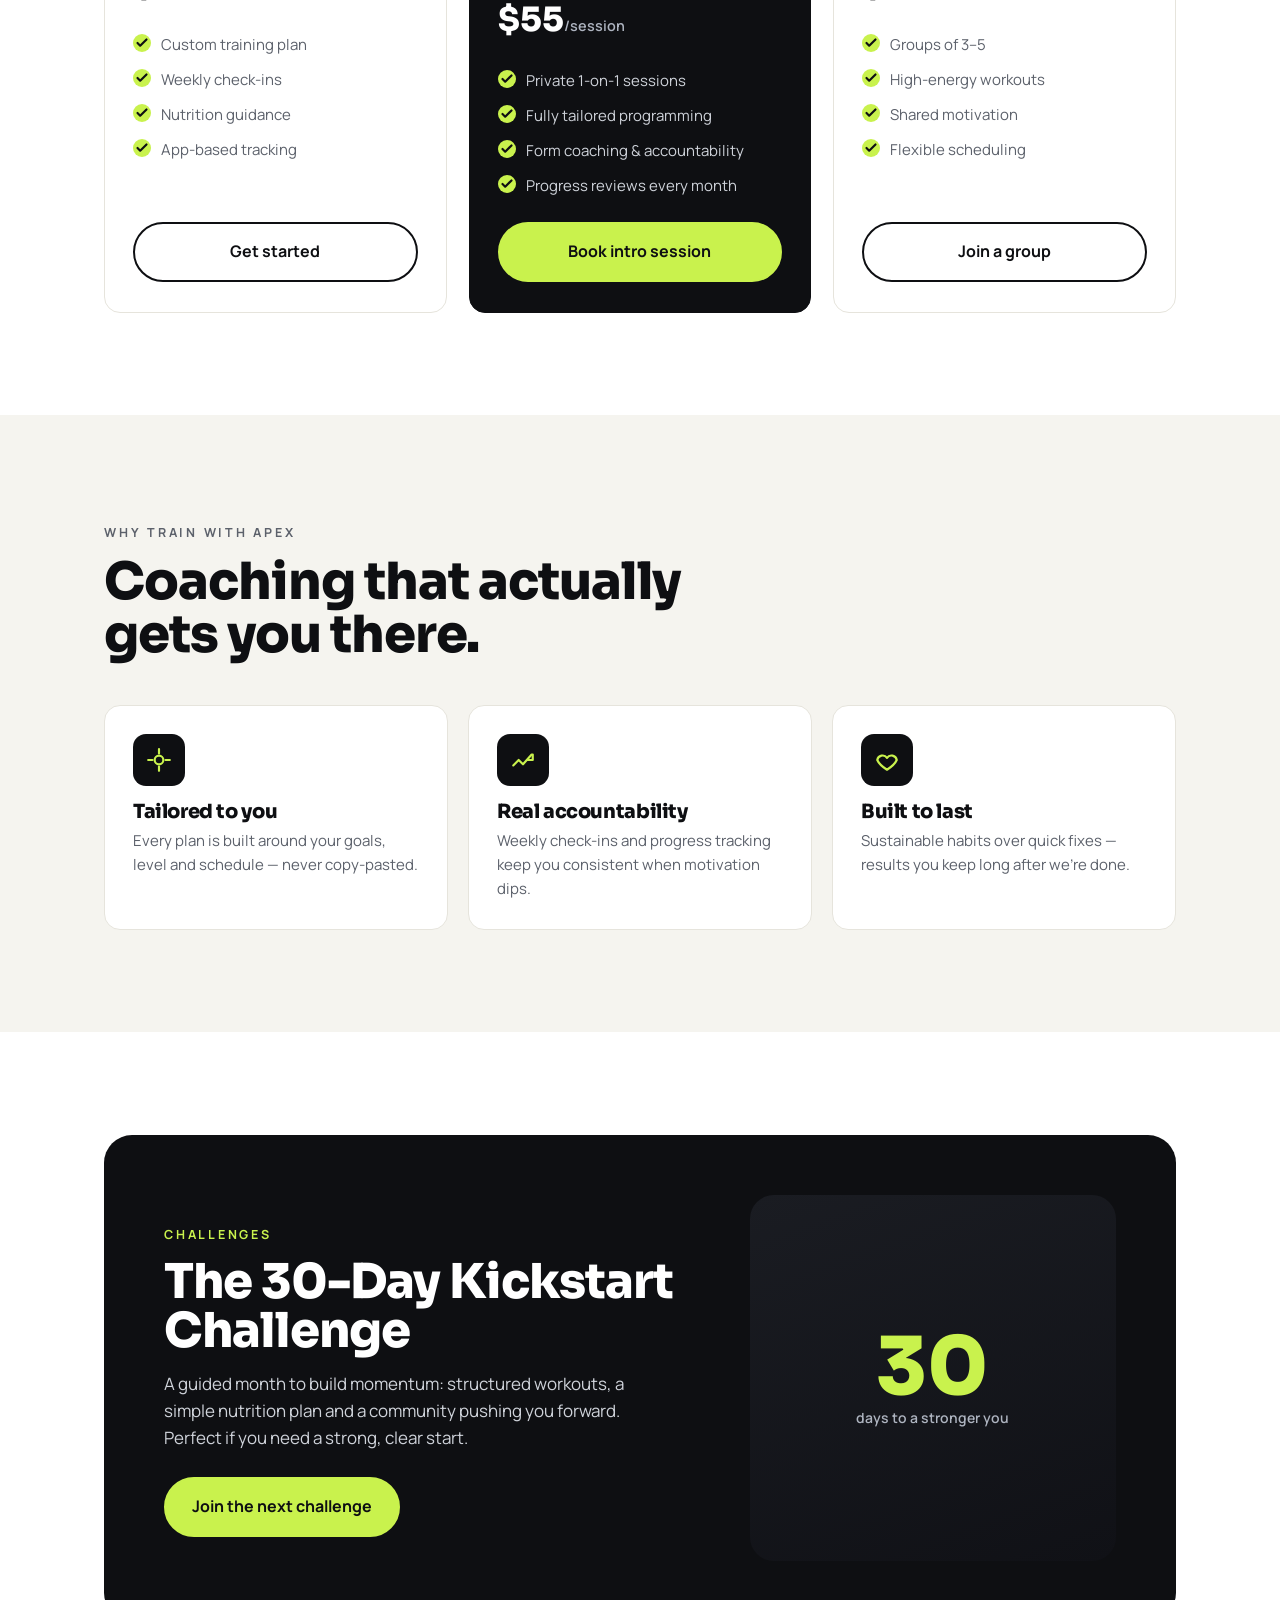
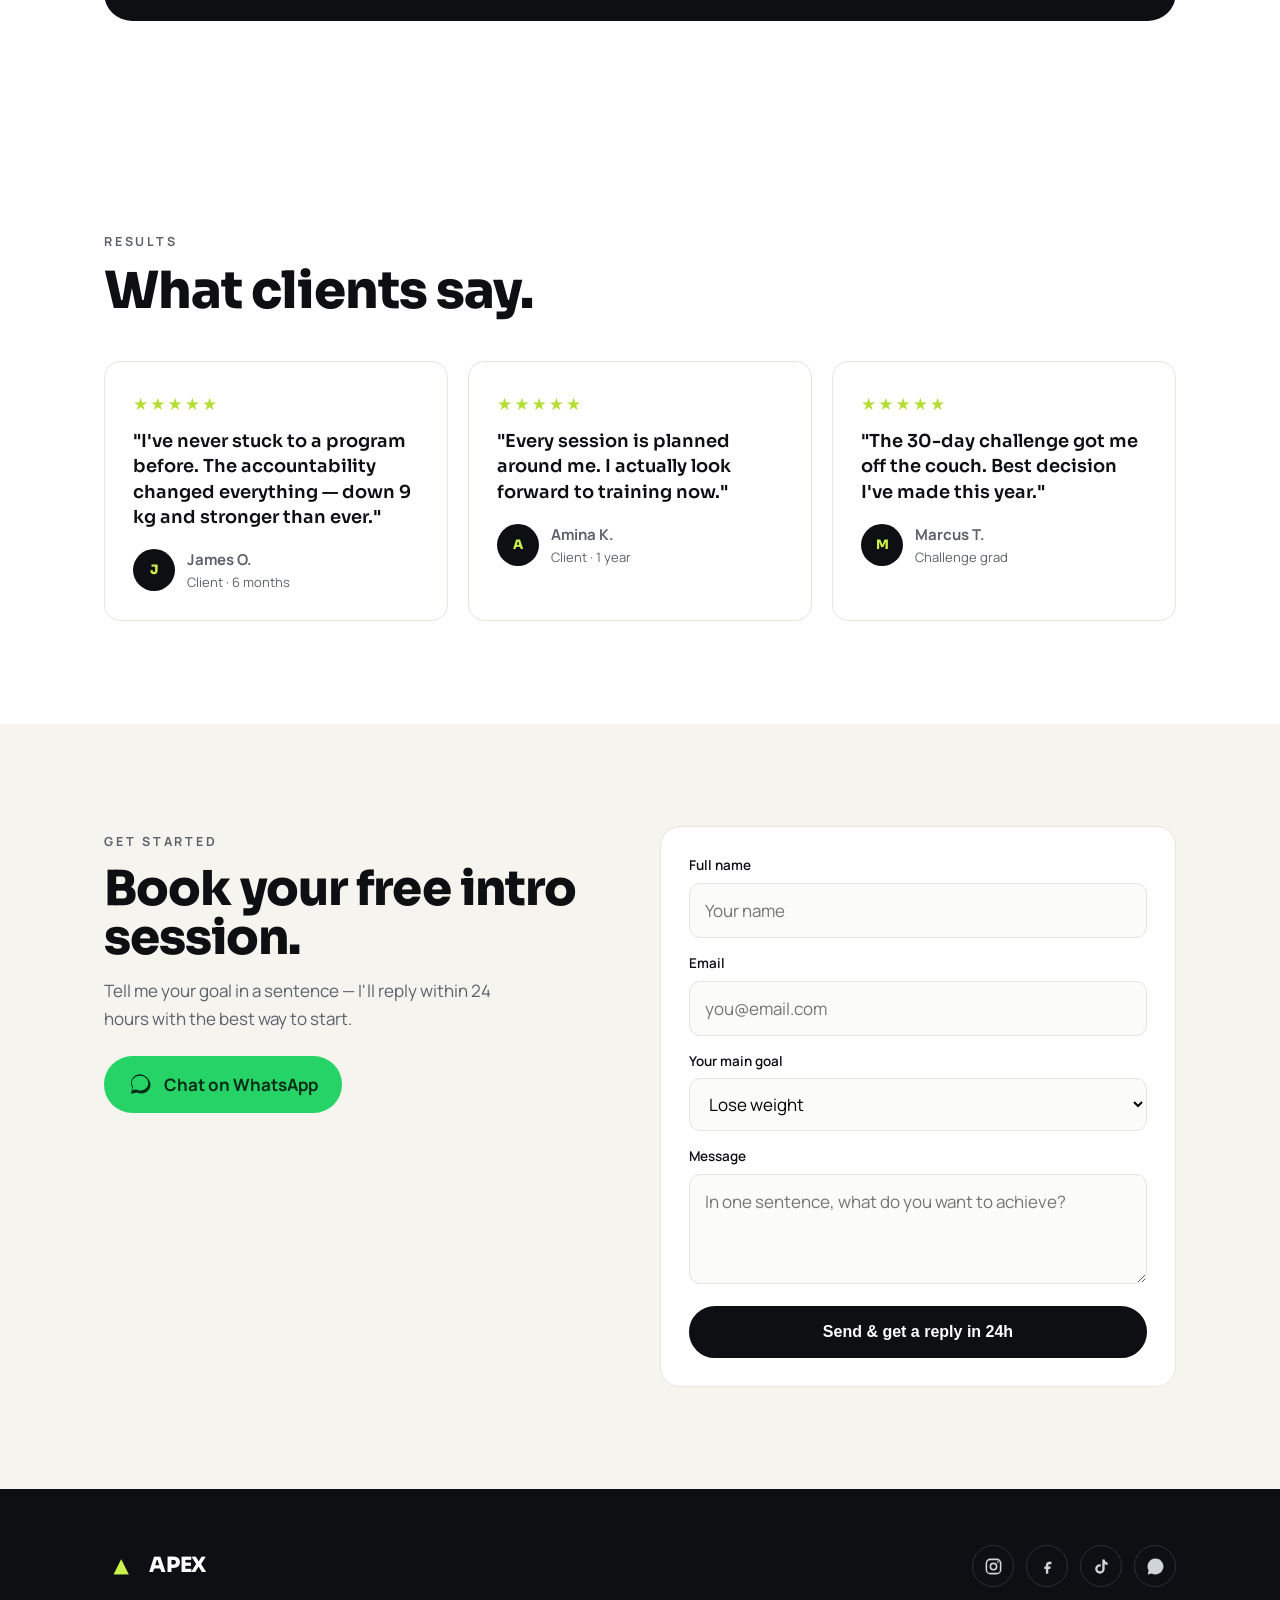
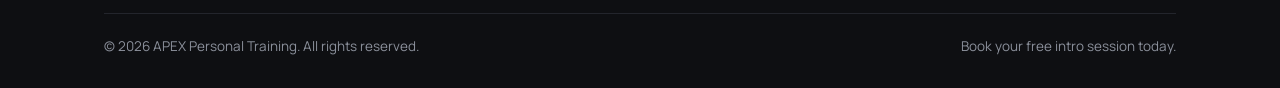
<file: demo-coach/index.html>
<!DOCTYPE html>
<html lang="en">
<head>
<meta charset="UTF-8" />
<meta name="viewport" content="width=device-width, initial-scale=1" />
<title>APEX Personal Training — Get stronger, feel unstoppable</title>
<meta name="description" content="1-on-1 personal training that turns intention into results. Clean, modern coaching programs, small-group sessions and challenges to keep you accountable." />
<meta name="robots" content="noindex" />
<meta property="og:title" content="APEX Personal Training — Get stronger, feel unstoppable" />
<meta property="og:description" content="Personal training built around your goals. Book a free intro session today." />
<style>
  @font-face{font-family:'Sora';src:url('../assets/fonts/sora.woff2') format('woff2');font-weight:100 800;font-display:swap}
  @font-face{font-family:'Manrope';src:url('../assets/fonts/manrope.woff2') format('woff2');font-weight:200 800;font-display:swap}
  :root{
    --ink:#0e0f12;--paper:#ffffff;--cream:#f5f4ef;--volt:#c9f24d;--volt-d:#b4de35;
    --line:#e6e4dc;--soft:#5c616b;--radius:16px;
    --serif:'Sora',system-ui,sans-serif;--sans:'Manrope',system-ui,sans-serif;
  }
  *{margin:0;padding:0;box-sizing:border-box}
  html{scroll-behavior:smooth}
  body{font-family:var(--sans);color:var(--ink);background:var(--paper);line-height:1.6;font-size:17px;-webkit-font-smoothing:antialiased}
  h1,h2,h3{font-family:var(--serif);font-weight:800;line-height:1.02;letter-spacing:-.02em}
  a{color:inherit;text-decoration:none}
  img{max-width:100%;display:block}
  .wrap{max-width:1160px;margin:0 auto;padding:0 clamp(20px,5vw,44px)}
  .demo-flag{background:var(--ink);color:var(--volt);text-align:center;font-size:13px;font-weight:600;padding:8px;letter-spacing:.02em}
  .btn{display:inline-flex;align-items:center;gap:10px;font-weight:700;font-size:16px;padding:15px 26px;border-radius:999px;border:2px solid var(--ink);transition:transform .15s,background .15s,color .15s}
  .btn-volt{background:var(--volt);border-color:var(--volt);color:var(--ink)}
  .btn-volt:hover{transform:translateY(-2px)}
  .btn-dark{background:var(--ink);color:#fff}
  .btn-dark:hover{transform:translateY(-2px)}
  .btn-ghost{background:transparent;color:var(--ink)}
  .btn-ghost:hover{background:var(--ink);color:#fff}
  .eyebrow{font-weight:700;text-transform:uppercase;letter-spacing:.22em;font-size:12.5px;color:var(--soft)}
  /* header */
  header.nav{position:sticky;top:0;z-index:40;background:rgba(255,255,255,.86);backdrop-filter:blur(10px);border-bottom:1px solid var(--line)}
  .nav-in{display:flex;align-items:center;justify-content:space-between;height:74px}
  .brand{display:flex;align-items:center;gap:11px;font-family:var(--serif);font-weight:800;font-size:21px;letter-spacing:-.01em}
  .brand .dot{width:34px;height:34px;border-radius:9px;background:var(--ink);display:grid;place-items:center}
  .brand .dot span{color:var(--volt);font-size:20px;line-height:1}
  .nav-links{display:flex;gap:30px;align-items:center;font-weight:600;font-size:15px}
  .nav-links a{color:var(--soft)}.nav-links a:hover{color:var(--ink)}
  .nav-cta{display:flex;gap:12px;align-items:center}
  @media(max-width:860px){.nav-links{display:none}.nav-cta .btn-ghost{display:none}}
  /* hero */
  .hero{padding:clamp(48px,7vw,96px) 0 clamp(40px,6vw,72px)}
  .hero-grid{display:grid;grid-template-columns:1.15fr .85fr;gap:clamp(30px,5vw,64px);align-items:center}
  @media(max-width:900px){.hero-grid{grid-template-columns:1fr}}
  .hero h1{font-size:clamp(3rem,7.5vw,5.6rem);margin:18px 0}
  .hero h1 em{font-style:normal;background:linear-gradient(180deg,transparent 62%,var(--volt) 62%)}
  .hero p.lead{font-size:clamp(1.05rem,1.6vw,1.28rem);color:var(--soft);max-width:44ch;margin-bottom:30px}
  .hero-cta{display:flex;gap:14px;flex-wrap:wrap}
  .hero-trust{margin-top:26px;font-size:14px;color:var(--soft);display:flex;align-items:center;gap:10px}
  .hero-trust b{color:var(--ink)}
  .hero-visual{position:relative;aspect-ratio:4/5;border-radius:26px;overflow:hidden;background:linear-gradient(160deg,#17181c,#0e0f12)}
  .hero-visual .fig{position:absolute;inset:0;display:grid;place-items:center;color:#20222a}
  .hero-visual svg{width:78%;height:78%}
  .hero-visual .badge{position:absolute;left:20px;bottom:20px;background:var(--volt);color:var(--ink);font-family:var(--serif);font-weight:800;padding:14px 20px;border-radius:14px;font-size:15px;line-height:1.1}
  .hero-visual .badge small{display:block;font-family:var(--sans);font-weight:600;font-size:12px;opacity:.7}
  .hero-visual .ph{position:absolute;top:18px;right:18px;background:rgba(255,255,255,.08);color:#8b909b;font-size:11px;padding:6px 11px;border-radius:20px}
  /* stats */
  .stats{border-top:1px solid var(--line);border-bottom:1px solid var(--line);background:var(--cream)}
  .stats-in{display:grid;grid-template-columns:repeat(4,1fr);gap:20px;padding:34px 0}
  @media(max-width:700px){.stats-in{grid-template-columns:repeat(2,1fr);gap:26px}}
  .stat .n{font-family:var(--serif);font-weight:800;font-size:clamp(2rem,4vw,2.8rem)}
  .stat .l{font-size:13.5px;color:var(--soft);font-weight:600}
  /* section */
  section{padding:clamp(56px,8vw,104px) 0}
  .sec-head{max-width:640px;margin-bottom:44px}
  .sec-head h2{font-size:clamp(2rem,4.4vw,3.2rem);margin:12px 0}
  .sec-head p{color:var(--soft);font-size:1.08rem}
  /* programs */
  .cards{display:grid;grid-template-columns:repeat(3,1fr);gap:22px}
  @media(max-width:880px){.cards{grid-template-columns:1fr}}
  .card{border:1.5px solid var(--line);border-radius:var(--radius);padding:30px 28px;display:flex;flex-direction:column;transition:border-color .15s,transform .15s}
  .card:hover{border-color:var(--ink);transform:translateY(-3px)}
  .card.feat{background:var(--ink);color:#fff;border-color:var(--ink)}
  .card.feat .price,.card.feat h3{color:#fff}
  .card .tag{font-size:12px;font-weight:700;text-transform:uppercase;letter-spacing:.14em;color:var(--soft)}
  .card.feat .tag{color:var(--volt)}
  .card h3{font-size:1.5rem;margin:8px 0 6px}
  .card .price{font-family:var(--serif);font-weight:800;font-size:2.1rem;margin:10px 0 4px}
  .card .price span{font-family:var(--sans);font-size:.9rem;font-weight:600;color:var(--soft)}
  .card.feat .price span{color:#aeb4c0}
  .card ul{list-style:none;margin:18px 0 24px;display:flex;flex-direction:column;gap:11px;font-size:15px}
  .card li{display:flex;gap:10px;align-items:flex-start;color:var(--soft)}
  .card.feat li{color:#cfd3da}
  .card li::before{content:'';width:18px;height:18px;flex:0 0 auto;margin-top:1px;border-radius:50%;background:var(--volt);
    background-image:url("data:image/svg+xml,%3Csvg xmlns='http://www.w3.org/2000/svg' viewBox='0 0 20 20'%3E%3Cpath d='M5 10l3 3 7-7' fill='none' stroke='%230e0f12' stroke-width='2.4' stroke-linecap='round' stroke-linejoin='round'/%3E%3C/svg%3E");background-size:contain}
  .card .btn{margin-top:auto;justify-content:center}
  .badge-pop{background:var(--volt);color:var(--ink);font-size:11px;font-weight:800;letter-spacing:.1em;text-transform:uppercase;padding:5px 12px;border-radius:20px;align-self:flex-start;margin-bottom:8px}
  /* benefits */
  .benefits{background:var(--cream)}
  .ben-grid{display:grid;grid-template-columns:repeat(3,1fr);gap:20px}
  @media(max-width:880px){.ben-grid{grid-template-columns:1fr}}
  .ben{background:#fff;border:1px solid var(--line);border-radius:var(--radius);padding:28px}
  .ben .ic{width:52px;height:52px;border-radius:13px;background:var(--ink);display:grid;place-items:center;color:var(--volt);margin-bottom:16px}
  .ben .ic svg{width:26px;height:26px}
  .ben h3{font-size:1.22rem;margin-bottom:7px}
  .ben p{color:var(--soft);font-size:15px}
  /* challenge */
  .challenge{background:var(--ink);color:#fff;border-radius:28px;padding:clamp(32px,5vw,60px);display:grid;grid-template-columns:1.2fr .8fr;gap:36px;align-items:center}
  @media(max-width:820px){.challenge{grid-template-columns:1fr}}
  .challenge .eyebrow{color:var(--volt)}
  .challenge h2{color:#fff;font-size:clamp(2rem,4.4vw,3rem);margin:12px 0 14px}
  .challenge p{color:#cfd3da;max-width:46ch;margin-bottom:26px}
  .challenge .ring{aspect-ratio:1;border-radius:24px;background:linear-gradient(160deg,#1a1c22,#101116);display:grid;place-items:center;text-align:center;padding:24px}
  .challenge .ring .big{font-family:var(--serif);font-weight:800;font-size:clamp(3.4rem,9vw,5rem);color:var(--volt);line-height:1}
  .challenge .ring .sm{color:#aeb4c0;font-weight:600;font-size:14px}
  /* testimonials */
  .quotes{display:grid;grid-template-columns:repeat(3,1fr);gap:20px}
  @media(max-width:880px){.quotes{grid-template-columns:1fr}}
  blockquote{border:1.5px solid var(--line);border-radius:var(--radius);padding:28px}
  blockquote .stars{color:var(--volt-d);letter-spacing:2px;margin-bottom:12px}
  blockquote p{font-family:var(--serif);font-weight:600;font-size:1.12rem;line-height:1.4;margin-bottom:18px}
  .who{display:flex;align-items:center;gap:12px}
  .who .av{width:42px;height:42px;border-radius:50%;background:var(--ink);color:var(--volt);display:grid;place-items:center;font-weight:800;font-family:var(--serif)}
  .who b{display:block;font-size:15px}.who span{font-size:13px;color:var(--soft)}
  /* contact */
  .contact{background:var(--cream)}
  .contact-grid{display:grid;grid-template-columns:1fr 1fr;gap:40px}
  @media(max-width:820px){.contact-grid{grid-template-columns:1fr}}
  .contact h2{font-size:clamp(2rem,4.4vw,3rem);margin:12px 0 14px}
  .contact p.lead{color:var(--soft);margin-bottom:24px;max-width:42ch}
  .wa-btn{display:inline-flex;align-items:center;gap:12px;background:#25d366;color:#062b16;font-weight:700;padding:15px 24px;border-radius:999px}
  .wa-btn svg{width:24px;height:24px}
  form{background:#fff;border:1px solid var(--line);border-radius:20px;padding:28px}
  .field{margin-bottom:15px}
  label{display:block;font-size:13.5px;font-weight:600;margin-bottom:6px}
  input,select,textarea{width:100%;padding:13px 15px;border:1.5px solid var(--line);border-radius:11px;font:inherit;background:#fbfbf9}
  input:focus,select:focus,textarea:focus{outline:none;border-color:var(--ink)}
  .ok{display:none;background:var(--volt);color:var(--ink);font-weight:700;padding:14px;border-radius:11px;text-align:center;margin-top:6px}
  /* footer */
  footer{background:var(--ink);color:#fff;padding:56px 0 30px}
  .foot-top{display:flex;justify-content:space-between;gap:24px;flex-wrap:wrap;align-items:center;padding-bottom:26px;border-bottom:1px solid #23252c}
  .socials{display:flex;gap:12px}
  .socials a{width:42px;height:42px;border-radius:50%;border:1px solid #2c2f37;display:grid;place-items:center;color:#cfd3da}
  .socials a:hover{background:var(--volt);color:var(--ink);border-color:var(--volt)}
  .socials svg{width:19px;height:19px}
  .foot-bottom{padding-top:22px;font-size:13.5px;color:#8b909b;display:flex;justify-content:space-between;gap:12px;flex-wrap:wrap}
</style>
</head>
<body>
<div class="demo-flag">Sample landing page — designed by Patrick Sipa · SIPA Tech Solutions (demo content)</div>

<header class="nav">
  <div class="wrap nav-in">
    <a href="#" class="brand"><span class="dot"><span>▲</span></span>APEX</a>
    <nav class="nav-links">
      <a href="#programs">Programs</a>
      <a href="#benefits">Why APEX</a>
      <a href="#challenge">Challenges</a>
      <a href="#contact">Contact</a>
    </nav>
    <div class="nav-cta">
      <a href="#programs" class="btn btn-ghost" style="padding:11px 18px">See programs</a>
      <a href="#contact" class="btn btn-volt" style="padding:11px 20px">Free intro session</a>
    </div>
  </div>
</header>

<main>
  <!-- HERO -->
  <section class="hero">
    <div class="wrap hero-grid">
      <div class="hero-copy">
        <span class="eyebrow">Personal Training · In-person &amp; Online</span>
        <h1>Your strongest self <em>starts today.</em></h1>
        <p class="lead">1-on-1 coaching built around your goals, your body and your schedule. Real accountability, real results — no guesswork, no wasted time.</p>
        <div class="hero-cta">
          <a href="#contact" class="btn btn-dark">Book your free intro session</a>
          <a href="#programs" class="btn btn-ghost">View programs &amp; pricing</a>
        </div>
        <div class="hero-trust"><b>★ 4.9/5</b> from 120+ clients · First session free</div>
      </div>
      <div class="hero-visual">
        <span class="ph">Your photo here</span>
        <div class="fig" aria-hidden="true">
          <svg viewBox="0 0 48 48" fill="none" stroke="currentColor" stroke-width="1.4"><path d="M6 20h4v8H6zM38 20h4v8h-4zM10 23h4M34 23h4M14 21h20v6H14z"/></svg>
        </div>
        <div class="badge">120+ clients<small>transformed &amp; counting</small></div>
      </div>
    </div>
  </section>

  <!-- STATS -->
  <div class="stats"><div class="wrap stats-in">
    <div class="stat"><div class="n">120+</div><div class="l">Clients coached</div></div>
    <div class="stat"><div class="n">8 yrs</div><div class="l">Experience</div></div>
    <div class="stat"><div class="n">15k+</div><div class="l">Sessions delivered</div></div>
    <div class="stat"><div class="n">4.9★</div><div class="l">Average rating</div></div>
  </div></div>

  <!-- PROGRAMS -->
  <section id="programs">
    <div class="wrap">
      <div class="sec-head">
        <span class="eyebrow">Programs &amp; pricing</span>
        <h2>Pick the coaching that fits your life.</h2>
        <p>Clear programs, clear pricing — so you know exactly what you're getting from day one.</p>
      </div>
      <div class="cards">
        <div class="card">
          <span class="tag">Foundations</span>
          <h3>Online Coaching</h3>
          <div class="price">$79<span>/month</span></div>
          <ul><li>Custom training plan</li><li>Weekly check-ins</li><li>Nutrition guidance</li><li>App-based tracking</li></ul>
          <a href="#contact" class="btn btn-ghost">Get started</a>
        </div>
        <div class="card feat">
          <span class="badge-pop">Most popular</span>
          <span class="tag">1-on-1</span>
          <h3>Personal Training</h3>
          <div class="price">$55<span>/session</span></div>
          <ul><li>Private 1-on-1 sessions</li><li>Fully tailored programming</li><li>Form coaching &amp; accountability</li><li>Progress reviews every month</li></ul>
          <a href="#contact" class="btn btn-volt">Book intro session</a>
        </div>
        <div class="card">
          <span class="tag">Community</span>
          <h3>Small-Group</h3>
          <div class="price">$32<span>/session</span></div>
          <ul><li>Groups of 3–5</li><li>High-energy workouts</li><li>Shared motivation</li><li>Flexible scheduling</li></ul>
          <a href="#contact" class="btn btn-ghost">Join a group</a>
        </div>
      </div>
    </div>
  </section>

  <!-- BENEFITS -->
  <section id="benefits" class="benefits">
    <div class="wrap">
      <div class="sec-head">
        <span class="eyebrow">Why train with APEX</span>
        <h2>Coaching that actually gets you there.</h2>
      </div>
      <div class="ben-grid">
        <div class="ben"><div class="ic"><svg viewBox="0 0 24 24" fill="none" stroke="currentColor" stroke-width="2" stroke-linecap="round"><path d="M12 2v4M12 18v4M2 12h4M18 12h4"/><circle cx="12" cy="12" r="4"/></svg></div><h3>Tailored to you</h3><p>Every plan is built around your goals, level and schedule — never copy-pasted.</p></div>
        <div class="ben"><div class="ic"><svg viewBox="0 0 24 24" fill="none" stroke="currentColor" stroke-width="2" stroke-linecap="round" stroke-linejoin="round"><path d="M3 17l5-5 4 4 8-9"/><path d="M21 7v5h-5"/></svg></div><h3>Real accountability</h3><p>Weekly check-ins and progress tracking keep you consistent when motivation dips.</p></div>
        <div class="ben"><div class="ic"><svg viewBox="0 0 24 24" fill="none" stroke="currentColor" stroke-width="2" stroke-linecap="round" stroke-linejoin="round"><path d="M12 21s-7-4.5-9-9a5 5 0 0 1 9-2 5 5 0 0 1 9 2c-2 4.5-9 9-9 9z"/></svg></div><h3>Built to last</h3><p>Sustainable habits over quick fixes — results you keep long after we're done.</p></div>
      </div>
    </div>
  </section>

  <!-- CHALLENGE -->
  <section id="challenge">
    <div class="wrap">
      <div class="challenge">
        <div>
          <span class="eyebrow">Challenges</span>
          <h2>The 30-Day Kickstart Challenge</h2>
          <p>A guided month to build momentum: structured workouts, a simple nutrition plan and a community pushing you forward. Perfect if you need a strong, clear start.</p>
          <a href="#contact" class="btn btn-volt">Join the next challenge</a>
        </div>
        <div class="ring"><div><div class="big">30</div><div class="sm">days to a stronger you</div></div></div>
      </div>
    </div>
  </section>

  <!-- TESTIMONIALS -->
  <section>
    <div class="wrap">
      <div class="sec-head">
        <span class="eyebrow">Results</span>
        <h2>What clients say.</h2>
      </div>
      <div class="quotes">
        <blockquote><div class="stars">★★★★★</div><p>"I've never stuck to a program before. The accountability changed everything — down 9 kg and stronger than ever."</p><div class="who"><span class="av">J</span><span><b>James O.</b><span>Client · 6 months</span></span></div></blockquote>
        <blockquote><div class="stars">★★★★★</div><p>"Every session is planned around me. I actually look forward to training now."</p><div class="who"><span class="av">A</span><span><b>Amina K.</b><span>Client · 1 year</span></span></div></blockquote>
        <blockquote><div class="stars">★★★★★</div><p>"The 30-day challenge got me off the couch. Best decision I've made this year."</p><div class="who"><span class="av">M</span><span><b>Marcus T.</b><span>Challenge grad</span></span></div></blockquote>
      </div>
    </div>
  </section>

  <!-- CONTACT -->
  <section id="contact" class="contact">
    <div class="wrap contact-grid">
      <div>
        <span class="eyebrow">Get started</span>
        <h2>Book your free intro session.</h2>
        <p class="lead">Tell me your goal in a sentence — I'll reply within 24 hours with the best way to start.</p>
        <a class="wa-btn" href="#"><svg viewBox="0 0 32 32"><path fill="#062b16" d="M16 3C9.4 3 4 8.4 4 15c0 2.1.6 4.2 1.6 6L4 29l8.2-1.6c1.7.9 3.6 1.4 5.6 1.4h.2c6.6 0 12-5.4 12-12S22.6 3 16 3zm0 21.8c-1.8 0-3.5-.5-5-1.4l-.4-.2-4.9 1 1-4.8-.2-.4C5.5 18 5 16.5 5 15 5 9.5 9.9 5 16 5s11 4.5 11 10-4.9 9.8-11 9.8z"/></svg> Chat on WhatsApp</a>
      </div>
      <form onsubmit="event.preventDefault();this.querySelector('.ok').style.display='block';">
        <div class="field"><label>Full name</label><input required placeholder="Your name"></div>
        <div class="field"><label>Email</label><input type="email" required placeholder="you@email.com"></div>
        <div class="field"><label>Your main goal</label><select><option>Lose weight</option><option>Build muscle</option><option>Get fitter / healthier</option><option>Train for an event</option></select></div>
        <div class="field"><label>Message</label><textarea rows="3" placeholder="In one sentence, what do you want to achieve?"></textarea></div>
        <button class="btn btn-dark btn-block" type="submit" style="width:100%;justify-content:center">Send &amp; get a reply in 24h</button>
        <div class="ok">Thanks! Your message was sent. (demo — this would email &amp; store the enquiry.)</div>
      </form>
    </div>
  </section>
</main>

<footer>
  <div class="wrap">
    <div class="foot-top">
      <a href="#" class="brand" style="color:#fff"><span class="dot"><span>▲</span></span>APEX</a>
      <div class="socials">
        <a href="#" aria-label="Instagram"><svg viewBox="0 0 24 24" fill="none" stroke="currentColor" stroke-width="2"><rect x="3" y="3" width="18" height="18" rx="5"/><circle cx="12" cy="12" r="4"/><circle cx="17.5" cy="6.5" r="1" fill="currentColor" stroke="none"/></svg></a>
        <a href="#" aria-label="Facebook"><svg viewBox="0 0 24 24" fill="currentColor"><path d="M14 9h3V6h-3c-2.2 0-4 1.8-4 4v2H8v3h2v6h3v-6h2.5l.5-3H13v-2c0-.6.4-1 1-1z"/></svg></a>
        <a href="#" aria-label="TikTok"><svg viewBox="0 0 24 24" fill="currentColor"><path d="M16 3c.3 2.1 1.6 3.6 3.7 3.9V10c-1.4 0-2.7-.4-3.7-1.1V15a6 6 0 1 1-6-6c.3 0 .7 0 1 .1v3.1a3 3 0 1 0 2 2.8V3z"/></svg></a>
        <a href="#" aria-label="WhatsApp"><svg viewBox="0 0 24 24" fill="currentColor"><path d="M12 2a10 10 0 0 0-8.7 15l-1.3 5 5.1-1.3A10 10 0 1 0 12 2z"/></svg></a>
      </div>
    </div>
    <div class="foot-bottom">
      <span>© 2026 APEX Personal Training. All rights reserved.</span>
      <span>Book your free intro session today.</span>
    </div>
  </div>
</footer>
</body>
</html>
</file>
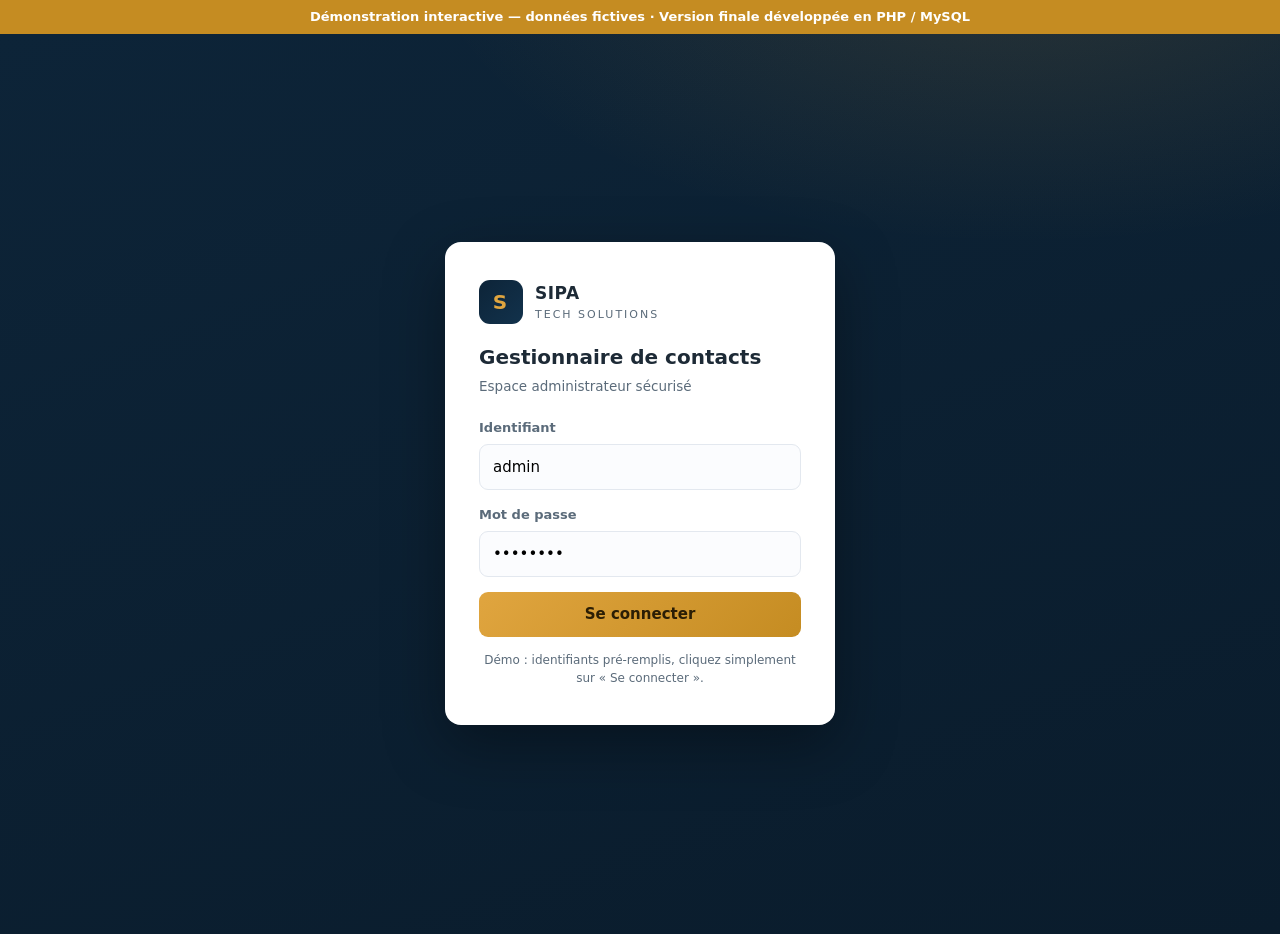
<file: demo-contacts/index.html>
<!DOCTYPE html>
<html lang="fr">
<head>
<meta charset="UTF-8" />
<meta name="viewport" content="width=device-width, initial-scale=1" />
<title>Gestionnaire de contacts — Démo (SIPA Tech Solutions)</title>
<meta name="description" content="Démo interactive d'un gestionnaire de contacts web (PHP/MySQL) : connexion sécurisée, CRUD, recherche instantanée, import/export CSV." />
<meta name="robots" content="noindex" />
<style>
  :root{
    --navy:#0d2438;--navy2:#12324c;--gold:#e0a53f;--gold-d:#c58c22;
    --bg:#f4f6f9;--card:#ffffff;--line:#e3e8ef;--ink:#1d2a36;--soft:#5b6b7a;
    --ok:#1c9d6b;--danger:#d3455b;--radius:12px;
    --sans:system-ui,-apple-system,"Segoe UI",Roboto,Helvetica,Arial,sans-serif;
  }
  *{box-sizing:border-box;margin:0;padding:0}
  body{font-family:var(--sans);background:var(--bg);color:var(--ink);font-size:15px;line-height:1.5}
  button{font:inherit;cursor:pointer}
  input,select,textarea{font:inherit}
  .demo-flag{background:var(--gold-d);color:#fff;text-align:center;font-size:13px;font-weight:600;padding:7px}
  .hidden{display:none!important}
  /* ---- LOGIN ---- */
  .login-wrap{min-height:100vh;display:grid;place-items:center;padding:24px;
    background:radial-gradient(1000px 500px at 80% -10%,rgba(224,165,63,.14),transparent 60%),
      linear-gradient(160deg,#0d2438,#0a1c2c)}
  .login-card{background:var(--card);border-radius:16px;box-shadow:0 20px 60px rgba(0,0,0,.35);
    width:100%;max-width:390px;padding:38px 34px}
  .brand{display:flex;align-items:center;gap:12px;margin-bottom:8px}
  .brand .mark{width:44px;height:44px;border-radius:11px;background:linear-gradient(135deg,var(--navy),var(--navy2));
    display:grid;place-items:center;color:var(--gold);font-weight:800;font-size:20px}
  .brand b{font-size:17px;letter-spacing:.5px}.brand span{display:block;font-size:11px;letter-spacing:2px;color:var(--soft)}
  .login-card h1{font-size:20px;margin:18px 0 4px}
  .login-card p.sub{color:var(--soft);font-size:13.5px;margin-bottom:22px}
  .field{margin-bottom:15px}
  label{display:block;font-size:13px;font-weight:600;color:var(--soft);margin-bottom:6px}
  input,select,textarea{width:100%;padding:11px 13px;border:1.5px solid var(--line);border-radius:9px;background:#fbfcfe}
  input:focus,select:focus,textarea:focus{outline:none;border-color:var(--gold);box-shadow:0 0 0 3px rgba(224,165,63,.18)}
  .btn{border:0;border-radius:9px;padding:11px 18px;font-weight:600;display:inline-flex;align-items:center;gap:8px;justify-content:center}
  .btn-primary{background:linear-gradient(135deg,var(--gold),var(--gold-d));color:#2b1e05}
  .btn-primary:hover{filter:brightness(1.05)}
  .btn-navy{background:var(--navy);color:#fff}.btn-navy:hover{background:var(--navy2)}
  .btn-ghost{background:#fff;border:1.5px solid var(--line);color:var(--ink)}
  .btn-ghost:hover{border-color:var(--gold)}
  .btn-block{width:100%}
  .hint{font-size:12px;color:var(--soft);margin-top:14px;text-align:center}
  /* ---- APP ---- */
  .topbar{background:var(--navy);color:#fff;display:flex;align-items:center;justify-content:space-between;
    padding:0 20px;height:60px;position:sticky;top:0;z-index:10}
  .topbar .brand b{color:#fff}.topbar .brand span{color:#9fb3c6}
  .topbar .mark{background:rgba(255,255,255,.1)}
  .who{display:flex;align-items:center;gap:14px;font-size:13.5px;color:#cdd9e5}
  .who .avatar{width:34px;height:34px;border-radius:50%;background:linear-gradient(135deg,var(--gold),var(--gold-d));
    display:grid;place-items:center;color:#2b1e05;font-weight:700}
  .container{max-width:1160px;margin:0 auto;padding:24px 20px 60px}
  .page-head{display:flex;align-items:flex-end;justify-content:space-between;gap:16px;flex-wrap:wrap;margin-bottom:18px}
  .page-head h2{font-size:22px}.page-head p{color:var(--soft);font-size:13.5px;margin-top:3px}
  .stats{display:flex;gap:12px;flex-wrap:wrap;margin-bottom:20px}
  .stat{background:var(--card);border:1px solid var(--line);border-radius:var(--radius);padding:14px 18px;min-width:150px}
  .stat .n{font-size:26px;font-weight:800;color:var(--navy)}
  .stat .l{font-size:12.5px;color:var(--soft);text-transform:uppercase;letter-spacing:.5px}
  .toolbar{background:var(--card);border:1px solid var(--line);border-radius:var(--radius);padding:14px;
    display:flex;gap:10px;flex-wrap:wrap;align-items:center;margin-bottom:16px}
  .search{position:relative;flex:1;min-width:220px}
  .search input{padding-left:38px}
  .search svg{position:absolute;left:12px;top:50%;transform:translateY(-50%);width:17px;height:17px;color:var(--soft)}
  .card{background:var(--card);border:1px solid var(--line);border-radius:var(--radius);overflow:hidden}
  .table-scroll{overflow-x:auto}
  table{width:100%;border-collapse:collapse;min-width:720px}
  th,td{text-align:left;padding:13px 16px;border-bottom:1px solid var(--line);font-size:14px;white-space:nowrap}
  th{background:#f7f9fc;font-size:12px;text-transform:uppercase;letter-spacing:.5px;color:var(--soft);cursor:pointer;user-select:none}
  th:hover{color:var(--navy)}
  tbody tr:hover{background:#f9fbfd}
  td .name{font-weight:600}
  td.email{color:var(--navy)}
  .tag{display:inline-block;background:#eef3f8;color:var(--soft);font-size:12px;padding:2px 9px;border-radius:20px}
  .row-actions{display:flex;gap:6px}
  .icon-btn{width:32px;height:32px;border-radius:8px;border:1px solid var(--line);background:#fff;display:grid;place-items:center;color:var(--soft)}
  .icon-btn:hover{border-color:var(--gold);color:var(--navy)}
  .icon-btn.del:hover{border-color:var(--danger);color:var(--danger)}
  .icon-btn svg{width:15px;height:15px}
  .pager{display:flex;align-items:center;justify-content:space-between;gap:12px;padding:14px 16px;flex-wrap:wrap}
  .pager .info{font-size:13px;color:var(--soft)}
  .pager .pages{display:flex;gap:6px}
  .pg{min-width:34px;height:34px;border-radius:8px;border:1px solid var(--line);background:#fff;padding:0 8px}
  .pg.active{background:var(--navy);color:#fff;border-color:var(--navy)}
  .pg:disabled{opacity:.4;cursor:default}
  .empty{padding:40px;text-align:center;color:var(--soft)}
  /* modal */
  .overlay{position:fixed;inset:0;background:rgba(13,36,56,.55);display:grid;place-items:center;padding:20px;z-index:50}
  .modal{background:#fff;border-radius:14px;width:100%;max-width:520px;max-height:90vh;overflow:auto;box-shadow:0 30px 70px rgba(0,0,0,.35)}
  .modal-head{padding:20px 22px;border-bottom:1px solid var(--line);display:flex;justify-content:space-between;align-items:center}
  .modal-head h3{font-size:18px}
  .modal-body{padding:22px}
  .grid2{display:grid;grid-template-columns:1fr 1fr;gap:14px}
  .modal-foot{padding:16px 22px;border-top:1px solid var(--line);display:flex;justify-content:flex-end;gap:10px}
  .x{background:none;border:0;font-size:22px;color:var(--soft);line-height:1}
  .toast{position:fixed;bottom:22px;left:50%;transform:translateX(-50%);background:var(--navy);color:#fff;
    padding:12px 20px;border-radius:10px;font-size:14px;box-shadow:0 12px 30px rgba(0,0,0,.3);z-index:100;opacity:0;transition:.25s;pointer-events:none}
  .toast.show{opacity:1;transform:translateX(-50%) translateY(-4px)}
  @media(max-width:560px){.grid2{grid-template-columns:1fr}.who .txt{display:none}}
</style>
</head>
<body>
<div class="demo-flag">Démonstration interactive — données fictives · Version finale développée en PHP / MySQL</div>

<!-- ============ LOGIN ============ -->
<div class="login-wrap" id="loginView">
  <form class="login-card" id="loginForm">
    <div class="brand"><span class="mark">S</span><div><b>SIPA</b><span>TECH SOLUTIONS</span></div></div>
    <h1>Gestionnaire de contacts</h1>
    <p class="sub">Espace administrateur sécurisé</p>
    <div class="field"><label for="user">Identifiant</label><input id="user" value="admin" autocomplete="username"></div>
    <div class="field"><label for="pass">Mot de passe</label><input id="pass" type="password" value="demo1234" autocomplete="current-password"></div>
    <button class="btn btn-primary btn-block" type="submit">Se connecter</button>
    <p class="hint">Démo : identifiants pré-remplis, cliquez simplement sur « Se connecter ».</p>
  </form>
</div>

<!-- ============ APP ============ -->
<div id="appView" class="hidden">
  <div class="topbar">
    <div class="brand"><span class="mark">S</span><div><b>SIPA</b><span>GESTION CONTACTS</span></div></div>
    <div class="who"><span class="txt">Administrateur</span><span class="avatar">A</span>
      <button class="btn btn-ghost" id="logoutBtn" style="padding:8px 12px">Déconnexion</button></div>
  </div>

  <div class="container">
    <div class="page-head">
      <div><h2>Mes contacts</h2><p>Ajoutez, modifiez, recherchez et exportez vos contacts.</p></div>
    </div>

    <div class="stats">
      <div class="stat"><div class="n" id="statTotal">0</div><div class="l">Contacts</div></div>
      <div class="stat"><div class="n" id="statCompanies">0</div><div class="l">Entreprises</div></div>
      <div class="stat"><div class="n" id="statShown">0</div><div class="l">Affichés (filtre)</div></div>
    </div>

    <div class="toolbar">
      <div class="search">
        <svg viewBox="0 0 24 24" fill="none" stroke="currentColor" stroke-width="2"><circle cx="11" cy="11" r="7"/><path d="M21 21l-4-4"/></svg>
        <input id="searchInput" placeholder="Rechercher par nom ou entreprise…">
      </div>
      <button class="btn btn-navy" id="addBtn">+ Nouveau contact</button>
      <button class="btn btn-ghost" id="importBtn">Importer CSV</button>
      <button class="btn btn-ghost" id="exportBtn">Exporter CSV</button>
      <input type="file" id="csvFile" accept=".csv" class="hidden">
    </div>

    <div class="card">
      <div class="table-scroll">
        <table>
          <thead><tr>
            <th data-sort="name">Nom</th>
            <th data-sort="company">Entreprise</th>
            <th data-sort="email">Email</th>
            <th data-sort="phone">Téléphone</th>
            <th data-sort="city">Ville</th>
            <th style="text-align:right">Actions</th>
          </tr></thead>
          <tbody id="tbody"></tbody>
        </table>
      </div>
      <div class="empty hidden" id="emptyState">Aucun contact ne correspond à votre recherche.</div>
      <div class="pager">
        <div class="info" id="pagerInfo"></div>
        <div class="pages" id="pagerPages"></div>
      </div>
    </div>
  </div>
</div>

<!-- modal -->
<div class="overlay hidden" id="overlay">
  <form class="modal" id="contactForm">
    <div class="modal-head"><h3 id="modalTitle">Nouveau contact</h3><button type="button" class="x" id="closeModal">&times;</button></div>
    <div class="modal-body">
      <div class="grid2">
        <div class="field"><label>Prénom & nom *</label><input id="f_name" required></div>
        <div class="field"><label>Entreprise</label><input id="f_company"></div>
        <div class="field"><label>Email</label><input id="f_email" type="email"></div>
        <div class="field"><label>Téléphone</label><input id="f_phone"></div>
        <div class="field"><label>Ville</label><input id="f_city"></div>
        <div class="field"><label>Catégorie</label><select id="f_cat"><option>Personnel</option><option>Professionnel</option><option>Fournisseur</option><option>Client</option></select></div>
      </div>
      <div class="field"><label>Notes</label><textarea id="f_notes" rows="2"></textarea></div>
    </div>
    <div class="modal-foot">
      <button type="button" class="btn btn-ghost" id="cancelModal">Annuler</button>
      <button type="submit" class="btn btn-primary">Enregistrer</button>
    </div>
  </form>
</div>

<div class="toast" id="toast"></div>

<script>
(function(){
  // ---------- données de démo ----------
  const prenoms=["Jean","Awa","Paul","Marie","Éric","Nadia","Samuel","Christelle","Franck","Aïcha","Olivier","Bea","Hervé","Sandrine","Yves","Grace","Landry","Josiane","Cédric","Rachel","Bruno","Léa","Serge","Diane","Patrick","Nina","Alain","Flore","Roger","Chantal"];
  const noms=["Mballa","Nguema","Fotso","Kamdem","Ndiaye","Tchoumi","Bekolo","Ngono","Owona","Fongang","Manga","Etoa","Njoya","Abena","Ekambi","Sipa","Talla","Mbenga","Ondoua","Essomba"];
  const villes=["Douala","Yaoundé","Bafoussam","Kribi","Garoua","Buea","Limbé","Ebolowa","Bertoua","Ngaoundéré"];
  const ents=["Nova Immobilier","Café des Arts","Studio Lumière","BTP Concept","Green Farm","Boutique Élégance","Auto Prestige","Clinique Espoir","Éditions Sahel","Tech Nkolo","—","—","—"];
  function rnd(a){return a[Math.floor(Math.random()*a.length)];}
  let seq=1, contacts=[];
  for(let i=0;i<47;i++){
    const p=rnd(prenoms),n=rnd(noms),c=rnd(ents);
    contacts.push({id:seq++,name:p+" "+n,company:c==="—"?"":c,
      email:(p+"."+n).toLowerCase().replace(/[éè]/g,"e")+"@mail.com",
      phone:"+237 6"+Math.floor(50+Math.random()*49)+" "+Math.floor(100+Math.random()*899)+" "+Math.floor(100+Math.random()*899),
      city:rnd(villes),cat:rnd(["Personnel","Professionnel","Client","Fournisseur"]),notes:""});
  }

  // ---------- état ----------
  let filtered=contacts.slice(), page=1, per=10, sortKey="name", sortDir=1, editId=null;
  const $=s=>document.querySelector(s);

  // ---------- login ----------
  $("#loginForm").addEventListener("submit",e=>{e.preventDefault();
    $("#loginView").classList.add("hidden");$("#appView").classList.remove("hidden");render();});
  $("#logoutBtn").addEventListener("click",()=>{location.reload();});

  // ---------- rendu ----------
  function applyFilter(){
    const q=$("#searchInput").value.trim().toLowerCase();
    filtered=contacts.filter(c=>!q||c.name.toLowerCase().includes(q)||c.company.toLowerCase().includes(q));
    filtered.sort((a,b)=>{const x=(a[sortKey]||"").toString().toLowerCase(),y=(b[sortKey]||"").toString().toLowerCase();return x<y?-sortDir:x>y?sortDir:0;});
    const maxPage=Math.max(1,Math.ceil(filtered.length/per)); if(page>maxPage)page=maxPage;
  }
  function esc(s){return (s||"").replace(/[&<>"]/g,m=>({"&":"&amp;","<":"&lt;",">":"&gt;",'"':"&quot;"}[m]));}
  function render(){
    applyFilter();
    const total=contacts.length;
    $("#statTotal").textContent=total;
    $("#statCompanies").textContent=new Set(contacts.filter(c=>c.company).map(c=>c.company)).size;
    $("#statShown").textContent=filtered.length;
    const start=(page-1)*per, rows=filtered.slice(start,start+per);
    const tb=$("#tbody"); tb.innerHTML="";
    $("#emptyState").classList.toggle("hidden",filtered.length>0);
    rows.forEach(c=>{
      const tr=document.createElement("tr");
      tr.innerHTML=`<td><span class="name">${esc(c.name)}</span></td>
        <td>${c.company?esc(c.company):'<span class="tag">Particulier</span>'}</td>
        <td class="email">${esc(c.email)}</td>
        <td>${esc(c.phone)}</td>
        <td>${esc(c.city)}</td>
        <td><div class="row-actions" style="justify-content:flex-end">
          <button class="icon-btn" data-edit="${c.id}" title="Modifier"><svg viewBox="0 0 24 24" fill="none" stroke="currentColor" stroke-width="2"><path d="M4 20h4L18 10l-4-4L4 16z"/><path d="M13 5l4 4"/></svg></button>
          <button class="icon-btn del" data-del="${c.id}" title="Supprimer"><svg viewBox="0 0 24 24" fill="none" stroke="currentColor" stroke-width="2"><path d="M4 7h16M9 7V5h6v2M7 7l1 13h8l1-13"/></svg></button>
        </div></td>`;
      tb.appendChild(tr);
    });
    // pager
    const maxPage=Math.max(1,Math.ceil(filtered.length/per));
    $("#pagerInfo").textContent=filtered.length?`Affichage ${start+1}–${Math.min(start+per,filtered.length)} sur ${filtered.length}`:"0 résultat";
    const pp=$("#pagerPages"); pp.innerHTML="";
    const mk=(lbl,pg,dis,act)=>{const b=document.createElement("button");b.className="pg"+(act?" active":"");b.textContent=lbl;b.disabled=dis;b.onclick=()=>{page=pg;render();};pp.appendChild(b);};
    mk("‹",page-1,page<=1,false);
    for(let i=1;i<=maxPage;i++){ if(maxPage>7 && (i>2 && i<maxPage-1) && Math.abs(i-page)>1){ if(i===3||i===maxPage-2){const s=document.createElement("span");s.textContent="…";s.style.padding="0 4px";s.style.color="#8290a0";pp.appendChild(s);} continue;} mk(i,i,false,i===page);}
    mk("›",page+1,page>=maxPage,false);
  }

  $("#searchInput").addEventListener("input",()=>{page=1;render();});
  document.querySelectorAll("th[data-sort]").forEach(th=>th.addEventListener("click",()=>{
    const k=th.dataset.sort; if(sortKey===k)sortDir*=-1;else{sortKey=k;sortDir=1;} render();
  }));
  document.addEventListener("click",e=>{
    const ed=e.target.closest("[data-edit]"), dl=e.target.closest("[data-del]");
    if(ed)openModal(+ed.dataset.edit);
    if(dl){const id=+dl.dataset.del;const c=contacts.find(x=>x.id===id);
      if(confirm("Supprimer le contact « "+c.name+" » ?")){contacts=contacts.filter(x=>x.id!==id);render();toast("Contact supprimé");}}
  });

  // ---------- modal ----------
  function openModal(id){
    editId=id||null;
    $("#modalTitle").textContent=id?"Modifier le contact":"Nouveau contact";
    const c=id?contacts.find(x=>x.id===id):{name:"",company:"",email:"",phone:"",city:"",cat:"Personnel",notes:""};
    f_name.value=c.name;f_company.value=c.company;f_email.value=c.email;f_phone.value=c.phone;f_city.value=c.city;f_cat.value=c.cat||"Personnel";f_notes.value=c.notes||"";
    $("#overlay").classList.remove("hidden");
  }
  function closeModal(){$("#overlay").classList.add("hidden");}
  $("#addBtn").onclick=()=>openModal(null);
  $("#closeModal").onclick=closeModal;$("#cancelModal").onclick=closeModal;
  $("#overlay").addEventListener("click",e=>{if(e.target===$("#overlay"))closeModal();});
  $("#contactForm").addEventListener("submit",e=>{e.preventDefault();
    const data={name:f_name.value.trim(),company:f_company.value.trim(),email:f_email.value.trim(),phone:f_phone.value.trim(),city:f_city.value.trim(),cat:f_cat.value,notes:f_notes.value.trim()};
    if(editId){Object.assign(contacts.find(x=>x.id===editId),data);toast("Contact mis à jour");}
    else{contacts.unshift(Object.assign({id:seq++},data));toast("Contact ajouté");}
    closeModal();page=1;render();
  });

  // ---------- CSV ----------
  $("#exportBtn").onclick=()=>{
    const head=["Nom","Entreprise","Email","Telephone","Ville","Categorie","Notes"];
    const lines=[head.join(",")].concat(filtered.map(c=>[c.name,c.company,c.email,c.phone,c.city,c.cat,c.notes]
      .map(v=>{v=(v||"").toString();return /[",\n]/.test(v)?'"'+v.replace(/"/g,'""')+'"':v;}).join(",")));
    const blob=new Blob(["﻿"+lines.join("\n")],{type:"text/csv;charset=utf-8"});
    const a=document.createElement("a");a.href=URL.createObjectURL(blob);a.download="contacts.csv";a.click();
    toast("Export CSV téléchargé ("+filtered.length+" contacts)");
  };
  $("#importBtn").onclick=()=>$("#csvFile").click();
  $("#csvFile").addEventListener("change",e=>{
    const file=e.target.files[0]; if(!file)return;
    const r=new FileReader();
    r.onload=()=>{
      const rows=parseCSV(r.result); let n=0;
      rows.forEach((row,i)=>{ if(i===0 && /nom|name/i.test(row[0]))return;
        if(!row[0])return;
        contacts.unshift({id:seq++,name:row[0]||"",company:row[1]||"",email:row[2]||"",phone:row[3]||"",city:row[4]||"",cat:row[5]||"Personnel",notes:row[6]||""});n++;});
      page=1;render();toast(n+" contact(s) importé(s) depuis le CSV");
    };
    r.readAsText(file);$("#csvFile").value="";
  });
  function parseCSV(text){
    const rows=[];let row=[],cur="",q=false;
    for(let i=0;i<text.length;i++){const ch=text[i];
      if(q){ if(ch==='"'){ if(text[i+1]==='"'){cur+='"';i++;}else q=false;} else cur+=ch; }
      else{ if(ch==='"')q=true; else if(ch===','){row.push(cur);cur="";}
        else if(ch==='\n'||ch==='\r'){ if(cur!==""||row.length){row.push(cur);rows.push(row);row=[];cur="";} if(ch==='\r'&&text[i+1]==='\n')i++; }
        else cur+=ch; } }
    if(cur!==""||row.length){row.push(cur);rows.push(row);}
    return rows;
  }

  // ---------- toast ----------
  let tt;
  function toast(msg){const t=$("#toast");t.textContent=msg;t.classList.add("show");clearTimeout(tt);tt=setTimeout(()=>t.classList.remove("show"),2200);}
})();
</script>
</body>
</html>
</file>
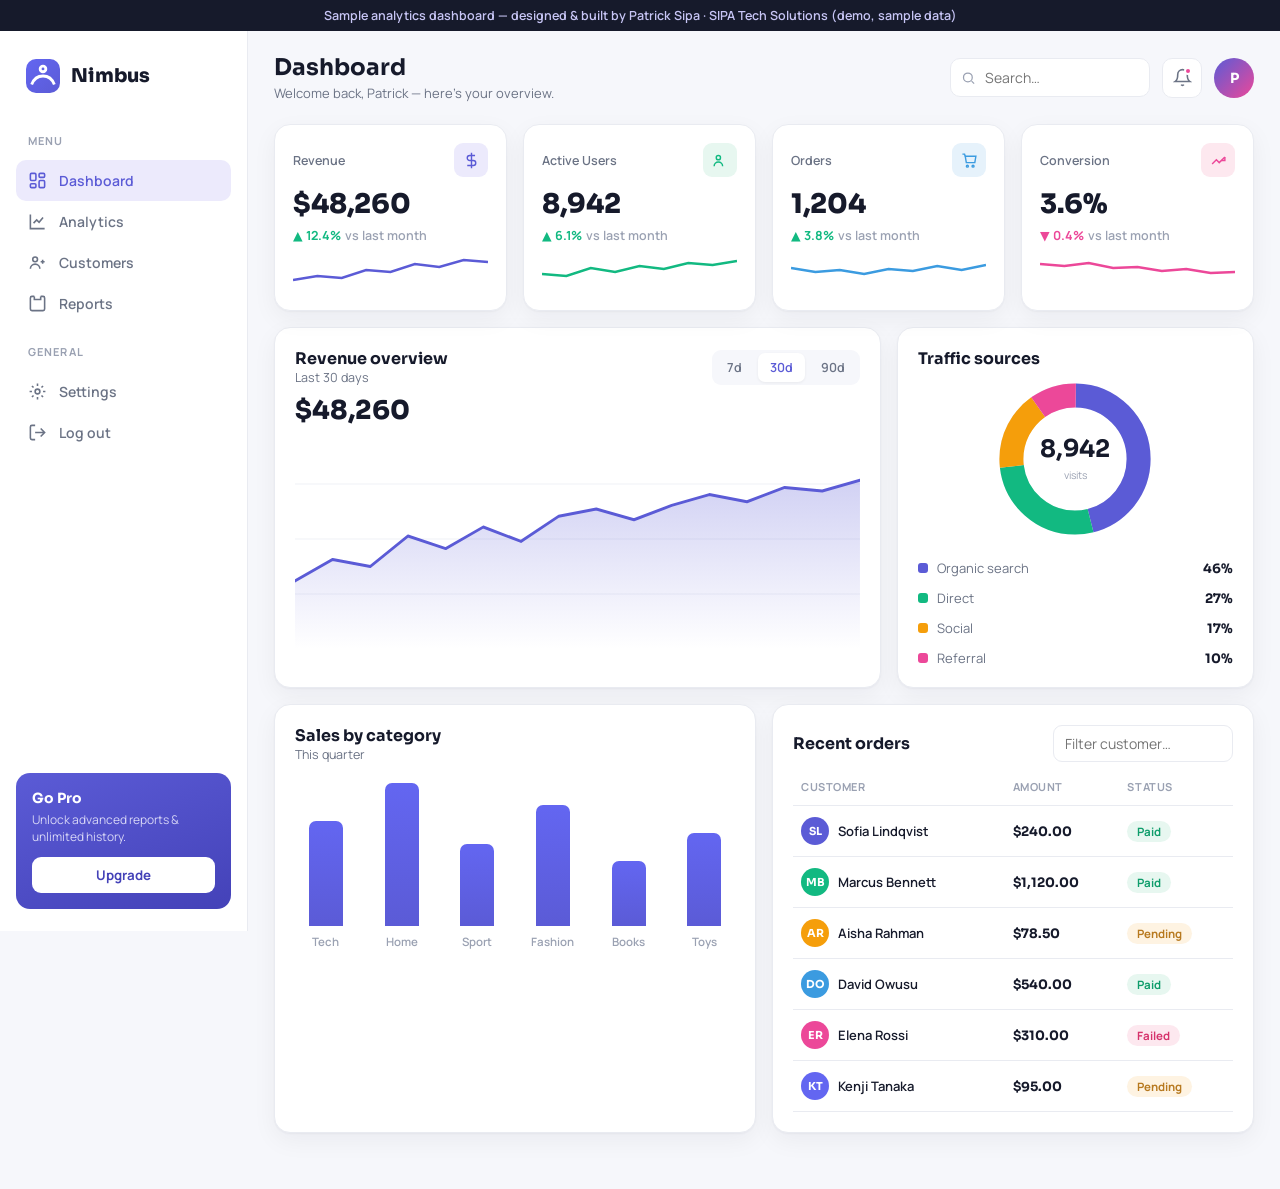
<file: demo-dashboard/index.html>
<!DOCTYPE html>
<html lang="en">
<head>
<meta charset="UTF-8" />
<meta name="viewport" content="width=device-width, initial-scale=1" />
<title>Nimbus — Analytics Dashboard (Demo)</title>
<meta name="robots" content="noindex" />
<style>
  @font-face{font-family:'Sora';src:url('../assets/fonts/sora.woff2') format('woff2');font-weight:100 800;font-display:swap}
  @font-face{font-family:'Manrope';src:url('../assets/fonts/manrope.woff2') format('woff2');font-weight:200 800;font-display:swap}
  :root{
    --bg:#f6f7fb;--card:#ffffff;--ink:#161a2b;--soft:#6b7385;--faint:#9aa1b2;
    --line:#e9ebf1;--accent:#5b5bd6;--accent-s:#eceafc;--accent2:#12b981;--warn:#f59e0b;--pink:#ec4899;--sky:#3b9be0;
    --radius:16px;--sh:0 1px 2px rgba(20,26,43,.04),0 8px 24px rgba(20,26,43,.05);
    --sans:'Manrope',system-ui,sans-serif;--disp:'Sora',system-ui,sans-serif;
  }
  *{margin:0;padding:0;box-sizing:border-box}
  body{font-family:var(--sans);background:var(--bg);color:var(--ink);font-size:14px;-webkit-font-smoothing:antialiased}
  .flag{background:#161a2b;color:#c7c5f5;text-align:center;font-size:12.5px;font-weight:600;padding:7px}
  .app{display:grid;grid-template-columns:248px 1fr;min-height:100vh}
  /* sidebar */
  .side{background:var(--card);border-right:1px solid var(--line);padding:22px 16px;display:flex;flex-direction:column;gap:6px;position:sticky;top:0;height:100vh}
  .logo{display:flex;align-items:center;gap:11px;padding:6px 10px 20px;font-family:var(--disp);font-weight:800;font-size:19px}
  .logo .m{width:34px;height:34px;border-radius:10px;background:linear-gradient(135deg,#6366f1,#5b5bd6);display:grid;place-items:center;color:#fff}
  .navlbl{font-size:11px;font-weight:700;letter-spacing:.1em;text-transform:uppercase;color:var(--faint);padding:14px 12px 6px}
  .nav a{display:flex;align-items:center;gap:12px;padding:11px 12px;border-radius:10px;color:var(--soft);font-weight:600;text-decoration:none}
  .nav a svg{width:19px;height:19px}
  .nav a:hover{background:var(--bg);color:var(--ink)}
  .nav a.active{background:var(--accent-s);color:var(--accent)}
  .side .up{margin-top:auto;background:linear-gradient(160deg,#5b5bd6,#4442b8);color:#fff;border-radius:14px;padding:16px}
  .side .up h4{font-family:var(--disp);font-size:14px}.side .up p{font-size:12px;color:#d7d6f6;margin:4px 0 12px}
  .side .up button{width:100%;background:#fff;color:#4442b8;border:0;padding:9px;border-radius:9px;font-weight:700;font-family:var(--sans);cursor:pointer}
  /* main */
  .main{padding:22px 26px 40px;min-width:0}
  .top{display:flex;align-items:center;justify-content:space-between;gap:16px;margin-bottom:22px;flex-wrap:wrap}
  .top h1{font-family:var(--disp);font-size:23px}.top .sub{color:var(--soft);font-size:13px;margin-top:2px}
  .top-r{display:flex;align-items:center;gap:12px}
  .search{position:relative}
  .search input{border:1px solid var(--line);background:var(--card);border-radius:10px;padding:9px 12px 9px 34px;font:inherit;width:200px}
  .search input:focus{outline:none;border-color:var(--accent)}
  .search svg{position:absolute;left:11px;top:50%;transform:translateY(-50%);width:15px;height:15px;color:var(--faint)}
  .icon-btn{position:relative;width:40px;height:40px;border-radius:10px;border:1px solid var(--line);background:var(--card);display:grid;place-items:center;cursor:pointer;color:var(--soft)}
  .icon-btn svg{width:19px;height:19px}
  .icon-btn .dot{position:absolute;top:8px;right:9px;width:8px;height:8px;border-radius:50%;background:var(--pink);border:2px solid var(--card)}
  .avatar{width:40px;height:40px;border-radius:50%;background:linear-gradient(135deg,#5b5bd6,#ec4899);color:#fff;display:grid;place-items:center;font-weight:700;font-family:var(--disp)}
  .notif{position:absolute;right:0;top:48px;width:300px;background:var(--card);border:1px solid var(--line);border-radius:14px;box-shadow:var(--sh);padding:8px;z-index:50;display:none}
  .notif.open{display:block}
  .notif h4{font-size:13px;padding:8px 10px;color:var(--soft)}
  .notif .item{display:flex;gap:10px;padding:10px;border-radius:10px}
  .notif .item:hover{background:var(--bg)}
  .notif .item .d{width:9px;height:9px;border-radius:50%;margin-top:4px;flex:0 0 auto}
  .notif .item b{font-size:13px}.notif .item span{font-size:12px;color:var(--soft)}
  /* kpi */
  .kpis{display:grid;grid-template-columns:repeat(4,1fr);gap:16px;margin-bottom:16px}
  @media(max-width:1050px){.kpis{grid-template-columns:repeat(2,1fr)}}
  .kpi{background:var(--card);border:1px solid var(--line);border-radius:var(--radius);padding:18px;box-shadow:var(--sh)}
  .kpi .h{display:flex;justify-content:space-between;align-items:center;color:var(--soft);font-size:12.5px;font-weight:600}
  .kpi .ic{width:34px;height:34px;border-radius:9px;display:grid;place-items:center}
  .kpi .ic svg{width:17px;height:17px}
  .kpi .v{font-family:var(--disp);font-weight:800;font-size:27px;margin:10px 0 4px}
  .kpi .delta{font-size:12.5px;font-weight:700;display:inline-flex;align-items:center;gap:4px}
  .up-c{color:var(--accent2)}.down-c{color:var(--pink)}
  .kpi .spark{margin-top:10px}
  /* grid */
  .row{display:grid;gap:16px;margin-bottom:16px}
  .r1{grid-template-columns:1.7fr 1fr}
  .r2{grid-template-columns:1fr 1fr}
  @media(max-width:1050px){.r1,.r2{grid-template-columns:1fr}}
  .card{background:var(--card);border:1px solid var(--line);border-radius:var(--radius);padding:20px;box-shadow:var(--sh)}
  .card .ch{display:flex;justify-content:space-between;align-items:center;margin-bottom:6px}
  .card h3{font-family:var(--disp);font-size:16px}
  .card .cs{font-size:12.5px;color:var(--soft)}
  .tabs{display:flex;gap:4px;background:var(--bg);padding:3px;border-radius:9px}
  .tabs button{border:0;background:none;padding:6px 12px;border-radius:7px;font:inherit;font-weight:600;font-size:12.5px;color:var(--soft);cursor:pointer}
  .tabs button.on{background:var(--card);color:var(--accent);box-shadow:0 1px 3px rgba(0,0,0,.06)}
  .bignum{font-family:var(--disp);font-weight:800;font-size:26px;margin:8px 0 2px}
  /* legend */
  .legend{display:flex;flex-direction:column;gap:12px}
  .legend .li{display:flex;align-items:center;justify-content:space-between;font-size:13px}
  .legend .li .lft{display:flex;align-items:center;gap:9px;color:var(--soft)}
  .legend .li .sw{width:10px;height:10px;border-radius:3px}
  .legend .li b{font-family:var(--disp)}
  /* bars */
  .bars{display:flex;align-items:flex-end;gap:14px;height:180px;padding-top:10px}
  .bars .b{flex:1;display:flex;flex-direction:column;align-items:center;gap:8px;height:100%;justify-content:flex-end}
  .bars .b .bar{width:60%;max-width:34px;border-radius:7px 7px 0 0;background:linear-gradient(180deg,#6366f1,#5b5bd6);transition:transform .15s;position:relative}
  .bars .b:hover .bar{transform:scaleY(1.03);transform-origin:bottom;filter:brightness(1.08)}
  .bars .b .bar .tip{position:absolute;top:-26px;left:50%;transform:translateX(-50%);background:#161a2b;color:#fff;font-size:11px;padding:3px 7px;border-radius:6px;opacity:0;white-space:nowrap;transition:.15s}
  .bars .b:hover .bar .tip{opacity:1}
  .bars .b .lb{font-size:11.5px;color:var(--faint);font-weight:600}
  /* table */
  table{width:100%;border-collapse:collapse}
  th,td{text-align:left;padding:11px 8px;font-size:13px;border-bottom:1px solid var(--line);white-space:nowrap}
  th{color:var(--faint);font-size:11px;text-transform:uppercase;letter-spacing:.05em;font-weight:700}
  td .cust{display:flex;align-items:center;gap:9px;font-weight:600}
  td .ci{width:28px;height:28px;border-radius:50%;display:grid;place-items:center;color:#fff;font-size:11px;font-weight:700;font-family:var(--disp)}
  .badge{font-size:11.5px;font-weight:700;padding:3px 10px;border-radius:20px}
  .b-paid{background:#e7f7f0;color:#0f9d6b}.b-pend{background:#fef3e2;color:#b7791f}.b-fail{background:#fde8ef;color:#d6336c}
  .tsearch{border:1px solid var(--line);border-radius:9px;padding:8px 11px;font:inherit;width:180px}
  .tsearch:focus{outline:none;border-color:var(--accent)}
  @media(max-width:760px){.app{grid-template-columns:1fr}.side{display:none}}
  .fadein{animation:fade .5s ease both}
  @keyframes fade{from{opacity:0;transform:translateY(8px)}to{opacity:1;transform:none}}
</style>
</head>
<body>
<div class="flag">Sample analytics dashboard — designed &amp; built by Patrick Sipa · SIPA Tech Solutions (demo, sample data)</div>
<div class="app">
  <!-- SIDEBAR -->
  <aside class="side">
    <div class="logo"><span class="m"><svg viewBox="0 0 24 24" fill="none" stroke="#fff" stroke-width="2"><path d="M4 18c3-8 13-8 16 0"/><circle cx="12" cy="7" r="2"/></svg></span>Nimbus</div>
    <div class="navlbl">Menu</div>
    <nav class="nav">
      <a href="#" class="active"><svg viewBox="0 0 24 24" fill="none" stroke="currentColor" stroke-width="2"><rect x="3" y="3" width="7" height="9" rx="1.5"/><rect x="14" y="3" width="7" height="5" rx="1.5"/><rect x="14" y="12" width="7" height="9" rx="1.5"/><rect x="3" y="16" width="7" height="5" rx="1.5"/></svg>Dashboard</a>
      <a href="#"><svg viewBox="0 0 24 24" fill="none" stroke="currentColor" stroke-width="2"><path d="M3 3v18h18"/><path d="M7 14l4-4 3 3 5-6"/></svg>Analytics</a>
      <a href="#"><svg viewBox="0 0 24 24" fill="none" stroke="currentColor" stroke-width="2"><circle cx="9" cy="8" r="3"/><path d="M3 20c0-3.3 2.7-6 6-6s6 2.7 6 6M16 11h5M18.5 8.5v5"/></svg>Customers</a>
      <a href="#"><svg viewBox="0 0 24 24" fill="none" stroke="currentColor" stroke-width="2"><path d="M8 3H5a2 2 0 0 0-2 2v14a2 2 0 0 0 2 2h14a2 2 0 0 0 2-2V5a2 2 0 0 0-2-2h-3"/><path d="M8 3v4h8V3"/></svg>Reports</a>
    </nav>
    <div class="navlbl">General</div>
    <nav class="nav">
      <a href="#"><svg viewBox="0 0 24 24" fill="none" stroke="currentColor" stroke-width="2"><circle cx="12" cy="12" r="3"/><path d="M12 2v3M12 19v3M2 12h3M19 12h3M5 5l2 2M17 17l2 2M19 5l-2 2M7 17l-2 2"/></svg>Settings</a>
      <a href="#"><svg viewBox="0 0 24 24" fill="none" stroke="currentColor" stroke-width="2"><path d="M9 21H5a2 2 0 0 1-2-2V5a2 2 0 0 1 2-2h4M16 17l5-5-5-5M21 12H9"/></svg>Log out</a>
    </nav>
    <div class="up"><h4>Go Pro</h4><p>Unlock advanced reports &amp; unlimited history.</p><button>Upgrade</button></div>
  </aside>

  <!-- MAIN -->
  <main class="main">
    <div class="top">
      <div><h1>Dashboard</h1><div class="sub">Welcome back, Patrick — here's your overview.</div></div>
      <div class="top-r">
        <div class="search"><svg viewBox="0 0 24 24" fill="none" stroke="currentColor" stroke-width="2"><circle cx="11" cy="11" r="7"/><path d="M21 21l-4-4"/></svg><input placeholder="Search…"></div>
        <div class="icon-btn" id="bell"><svg viewBox="0 0 24 24" fill="none" stroke="currentColor" stroke-width="2"><path d="M18 8a6 6 0 1 0-12 0c0 7-3 9-3 9h18s-3-2-3-9M13.7 21a2 2 0 0 1-3.4 0"/></svg><span class="dot"></span>
          <div class="notif" id="notif">
            <h4>Notifications</h4>
            <div class="item"><span class="d" style="background:#12b981"></span><div><b>New order #1043</b><span>Sofia placed a $240 order · 2m ago</span></div></div>
            <div class="item"><span class="d" style="background:#5b5bd6"></span><div><b>Traffic spike</b><span>Visitors up 32% today · 1h ago</span></div></div>
            <div class="item"><span class="d" style="background:#f59e0b"></span><div><b>Payment pending</b><span>Invoice #980 awaiting · 3h ago</span></div></div>
          </div>
        </div>
        <div class="avatar">P</div>
      </div>
    </div>

    <!-- KPIs -->
    <div class="kpis">
      <div class="kpi fadein"><div class="h">Revenue <span class="ic" style="background:#eceafc;color:#5b5bd6"><svg viewBox="0 0 24 24" fill="none" stroke="currentColor" stroke-width="2"><path d="M12 1v22M17 5H9.5a3.5 3.5 0 0 0 0 7h5a3.5 3.5 0 0 1 0 7H6"/></svg></span></div><div class="v">$48,260</div><div class="delta up-c">▲ 12.4% <span style="color:var(--faint);font-weight:600">vs last month</span></div><svg class="spark" width="100%" height="34" viewBox="0 0 200 34" preserveAspectRatio="none"><polyline points="0,26 25,22 50,24 75,16 100,18 125,10 150,13 175,6 200,8" fill="none" stroke="#5b5bd6" stroke-width="2.5"/></svg></div>
      <div class="kpi fadein"><div class="h">Active Users <span class="ic" style="background:#e7f7f0;color:#12b981"><svg viewBox="0 0 24 24" fill="none" stroke="currentColor" stroke-width="2"><circle cx="9" cy="8" r="3"/><path d="M3 20c0-3.3 2.7-6 6-6s6 2.7 6 6"/></svg></span></div><div class="v">8,942</div><div class="delta up-c">▲ 6.1% <span style="color:var(--faint);font-weight:600">vs last month</span></div><svg class="spark" width="100%" height="34" viewBox="0 0 200 34" preserveAspectRatio="none"><polyline points="0,20 25,22 50,14 75,18 100,12 125,15 150,9 175,11 200,7" fill="none" stroke="#12b981" stroke-width="2.5"/></svg></div>
      <div class="kpi fadein"><div class="h">Orders <span class="ic" style="background:#e6f2fb;color:#3b9be0"><svg viewBox="0 0 24 24" fill="none" stroke="currentColor" stroke-width="2"><path d="M6 6h15l-1.5 9h-12z"/><circle cx="9" cy="20" r="1.4"/><circle cx="17" cy="20" r="1.4"/><path d="M6 6L5 3H2"/></svg></span></div><div class="v">1,204</div><div class="delta up-c">▲ 3.8% <span style="color:var(--faint);font-weight:600">vs last month</span></div><svg class="spark" width="100%" height="34" viewBox="0 0 200 34" preserveAspectRatio="none"><polyline points="0,14 25,18 50,16 75,20 100,15 125,17 150,12 175,16 200,11" fill="none" stroke="#3b9be0" stroke-width="2.5"/></svg></div>
      <div class="kpi fadein"><div class="h">Conversion <span class="ic" style="background:#fde8ef;color:#ec4899"><svg viewBox="0 0 24 24" fill="none" stroke="currentColor" stroke-width="2"><path d="M3 17l6-6 4 4 8-8"/><path d="M21 7v5h-5"/></svg></span></div><div class="v">3.6%</div><div class="delta down-c">▼ 0.4% <span style="color:var(--faint);font-weight:600">vs last month</span></div><svg class="spark" width="100%" height="34" viewBox="0 0 200 34" preserveAspectRatio="none"><polyline points="0,10 25,12 50,9 75,14 100,13 125,17 150,15 175,19 200,18" fill="none" stroke="#ec4899" stroke-width="2.5"/></svg></div>
    </div>

    <!-- ROW 1: area chart + donut -->
    <div class="row r1">
      <div class="card">
        <div class="ch"><div><h3>Revenue overview</h3><div class="cs" id="rangeLbl">Last 30 days</div></div>
          <div class="tabs"><button data-r="7">7d</button><button class="on" data-r="30">30d</button><button data-r="90">90d</button></div>
        </div>
        <div class="bignum" id="revTotal">$48,260</div>
        <svg width="100%" height="220" viewBox="0 0 700 220" preserveAspectRatio="none" id="areaSvg">
          <defs><linearGradient id="ag" x1="0" y1="0" x2="0" y2="1"><stop offset="0" stop-color="#5b5bd6" stop-opacity=".28"/><stop offset="1" stop-color="#5b5bd6" stop-opacity="0"/></linearGradient></defs>
          <line x1="0" y1="55" x2="700" y2="55" stroke="#eef0f5"/><line x1="0" y1="110" x2="700" y2="110" stroke="#eef0f5"/><line x1="0" y1="165" x2="700" y2="165" stroke="#eef0f5"/>
          <path id="areaFill" fill="url(#ag)" d=""/>
          <path id="areaLine" fill="none" stroke="#5b5bd6" stroke-width="3" stroke-linecap="round" stroke-linejoin="round" d=""/>
        </svg>
      </div>
      <div class="card">
        <div class="ch"><h3>Traffic sources</h3></div>
        <div style="display:flex;justify-content:center;margin:6px 0 16px">
          <svg width="168" height="168" viewBox="0 0 42 42">
            <circle cx="21" cy="21" r="15.9" fill="none" stroke="#eef0f5" stroke-width="6"/>
            <circle cx="21" cy="21" r="15.9" fill="none" stroke="#5b5bd6" stroke-width="6" stroke-dasharray="46 54" stroke-dashoffset="25"/>
            <circle cx="21" cy="21" r="15.9" fill="none" stroke="#12b981" stroke-width="6" stroke-dasharray="27 73" stroke-dashoffset="-21"/>
            <circle cx="21" cy="21" r="15.9" fill="none" stroke="#f59e0b" stroke-width="6" stroke-dasharray="17 83" stroke-dashoffset="-48"/>
            <circle cx="21" cy="21" r="15.9" fill="none" stroke="#ec4899" stroke-width="6" stroke-dasharray="10 90" stroke-dashoffset="-65"/>
            <text x="21" y="20.5" text-anchor="middle" font-size="6" font-weight="700" font-family="Sora" fill="#161a2b">8,942</text>
            <text x="21" y="26" text-anchor="middle" font-size="2.6" fill="#9aa1b2">visits</text>
          </svg>
        </div>
        <div class="legend">
          <div class="li"><span class="lft"><span class="sw" style="background:#5b5bd6"></span>Organic search</span><b>46%</b></div>
          <div class="li"><span class="lft"><span class="sw" style="background:#12b981"></span>Direct</span><b>27%</b></div>
          <div class="li"><span class="lft"><span class="sw" style="background:#f59e0b"></span>Social</span><b>17%</b></div>
          <div class="li"><span class="lft"><span class="sw" style="background:#ec4899"></span>Referral</span><b>10%</b></div>
        </div>
      </div>
    </div>

    <!-- ROW 2: bars + table -->
    <div class="row r2">
      <div class="card">
        <div class="ch"><div><h3>Sales by category</h3><div class="cs">This quarter</div></div></div>
        <div class="bars">
          <div class="b"><div class="bar" style="height:62%"><span class="tip">$12.4k</span></div><span class="lb">Tech</span></div>
          <div class="b"><div class="bar" style="height:84%"><span class="tip">$16.8k</span></div><span class="lb">Home</span></div>
          <div class="b"><div class="bar" style="height:48%"><span class="tip">$9.6k</span></div><span class="lb">Sport</span></div>
          <div class="b"><div class="bar" style="height:71%"><span class="tip">$14.2k</span></div><span class="lb">Fashion</span></div>
          <div class="b"><div class="bar" style="height:38%"><span class="tip">$7.5k</span></div><span class="lb">Books</span></div>
          <div class="b"><div class="bar" style="height:55%"><span class="tip">$11.0k</span></div><span class="lb">Toys</span></div>
        </div>
      </div>
      <div class="card">
        <div class="ch"><h3>Recent orders</h3><input class="tsearch" id="tsearch" placeholder="Filter customer…"></div>
        <div style="overflow-x:auto">
        <table><thead><tr><th>Customer</th><th>Amount</th><th>Status</th></tr></thead><tbody id="tbody"></tbody></table>
        </div>
      </div>
    </div>
  </main>
</div>

<script>
  // area chart data (y values 0-100, higher = more)
  var data={
    7:[40,55,48,62,58,72,80],
    30:[30,42,38,55,48,60,52,66,70,64,72,78,74,82,80,86],
    90:[20,28,34,30,42,38,48,44,54,60,56,64,70,66,74,78,82,88,84,92]
  };
  var totals={7:"$11,940",30:"$48,260",90:"$142,880"};
  var W=700,H=220;
  function build(vals){
    var n=vals.length, step=W/(n-1);
    var pts=vals.map(function(v,i){return [i*step, H-14-(v/100)*(H-40)];});
    var line=pts.map(function(p,i){return (i?"L":"M")+p[0].toFixed(1)+","+p[1].toFixed(1);}).join(" ");
    var fill=line+" L"+W+","+H+" L0,"+H+" Z";
    document.getElementById('areaLine').setAttribute('d',line);
    document.getElementById('areaFill').setAttribute('d',fill);
  }
  build(data[30]);
  document.querySelectorAll('.tabs button').forEach(function(b){
    b.addEventListener('click',function(){
      document.querySelectorAll('.tabs button').forEach(function(x){x.classList.remove('on')});
      b.classList.add('on');var r=b.dataset.r;
      build(data[r]);
      document.getElementById('revTotal').textContent=totals[r];
      document.getElementById('rangeLbl').textContent="Last "+r+" days";
    });
  });
  // notifications
  var bell=document.getElementById('bell'),notif=document.getElementById('notif');
  bell.addEventListener('click',function(e){e.stopPropagation();notif.classList.toggle('open');});
  document.addEventListener('click',function(){notif.classList.remove('open');});
  notif.addEventListener('click',function(e){e.stopPropagation();});
  // table
  var orders=[
    {n:"Sofia Lindqvist",a:"$240.00",s:"paid",c:"#5b5bd6"},
    {n:"Marcus Bennett",a:"$1,120.00",s:"paid",c:"#12b981"},
    {n:"Aisha Rahman",a:"$78.50",s:"pending",c:"#f59e0b"},
    {n:"David Owusu",a:"$540.00",s:"paid",c:"#3b9be0"},
    {n:"Elena Rossi",a:"$310.00",s:"failed",c:"#ec4899"},
    {n:"Kenji Tanaka",a:"$95.00",s:"pending",c:"#6366f1"}
  ];
  var badge={paid:['b-paid','Paid'],pending:['b-pend','Pending'],failed:['b-fail','Failed']};
  function initials(n){return n.split(' ').map(function(w){return w[0]}).slice(0,2).join('');}
  function renderT(q){
    var tb=document.getElementById('tbody');tb.innerHTML='';
    orders.filter(function(o){return !q||o.n.toLowerCase().includes(q)}).forEach(function(o){
      var tr=document.createElement('tr');
      tr.innerHTML='<td><div class="cust"><span class="ci" style="background:'+o.c+'">'+initials(o.n)+'</span>'+o.n+'</div></td>'+
        '<td style="font-weight:700;font-family:Sora">'+o.a+'</td>'+
        '<td><span class="badge '+badge[o.s][0]+'">'+badge[o.s][1]+'</span></td>';
      tb.appendChild(tr);
    });
  }
  renderT('');
  document.getElementById('tsearch').addEventListener('input',function(){renderT(this.value.trim().toLowerCase());});
</script>
</body>
</html>
</file>
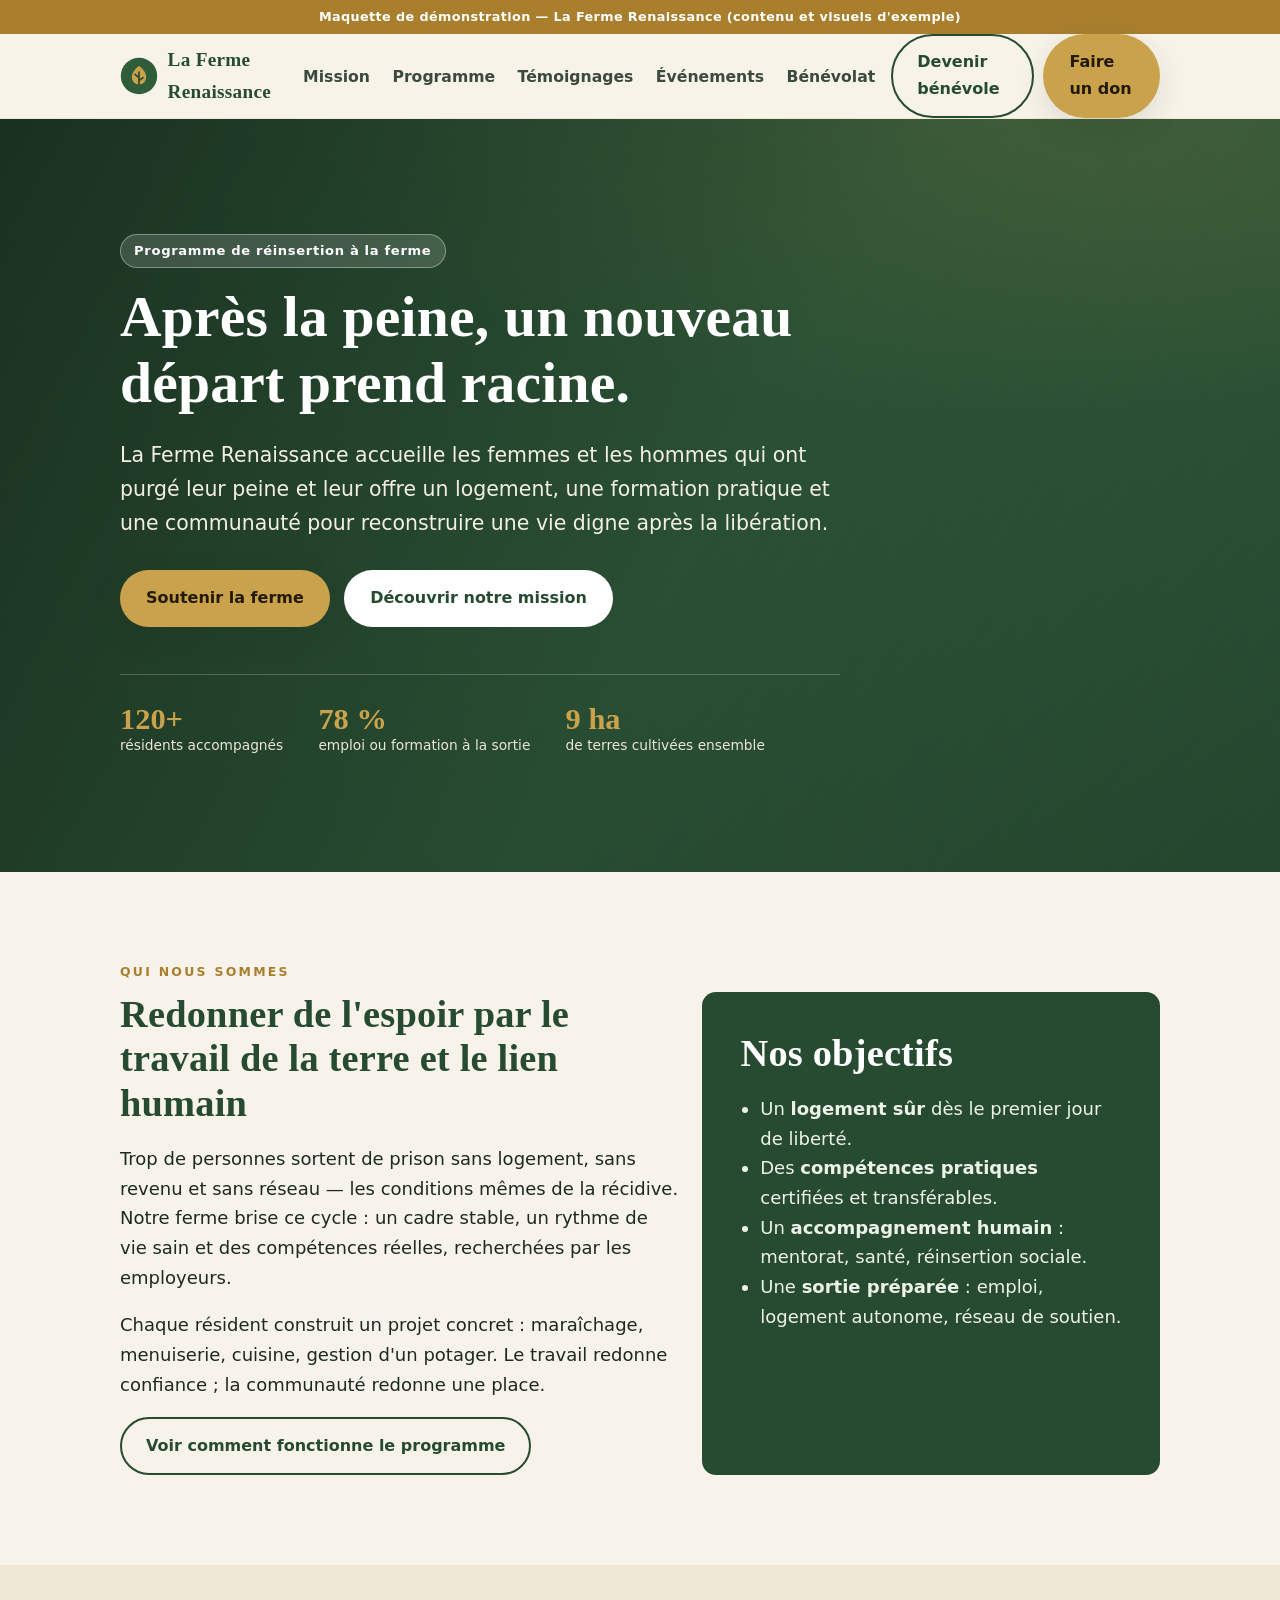
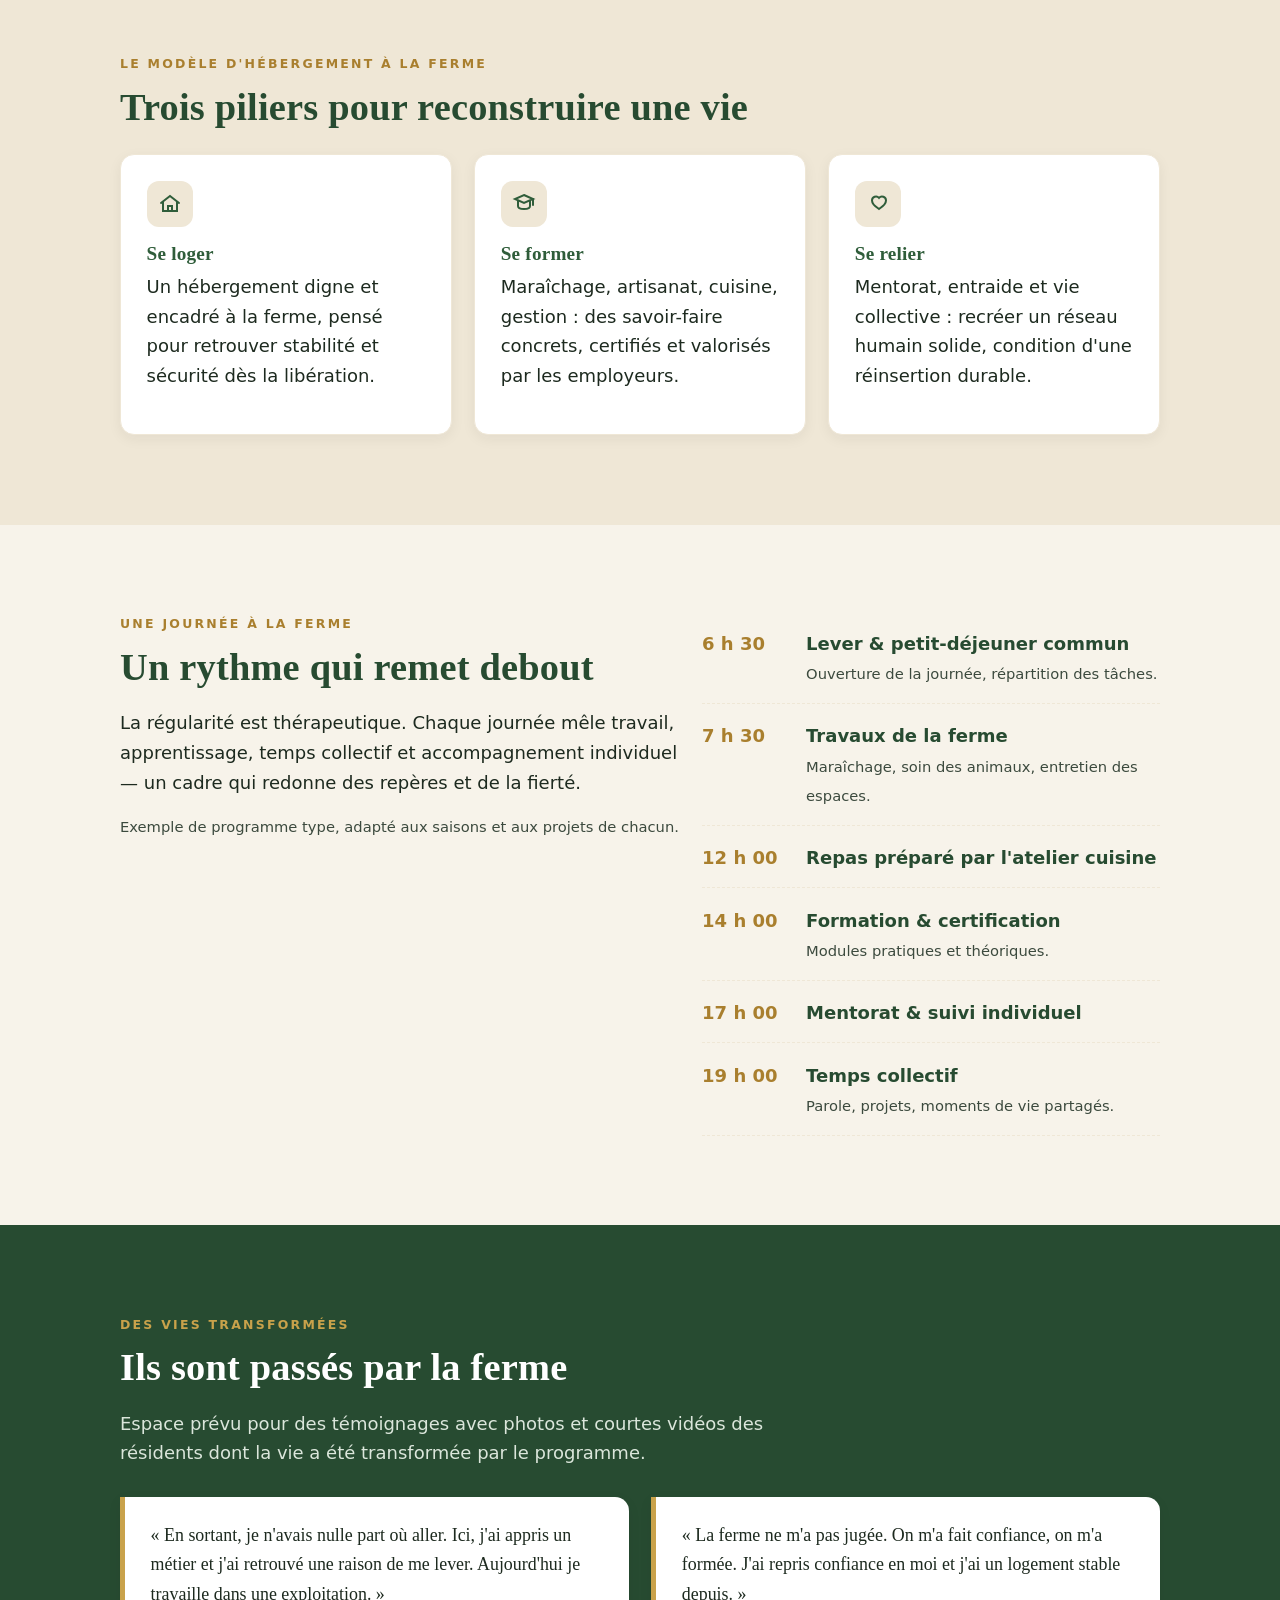
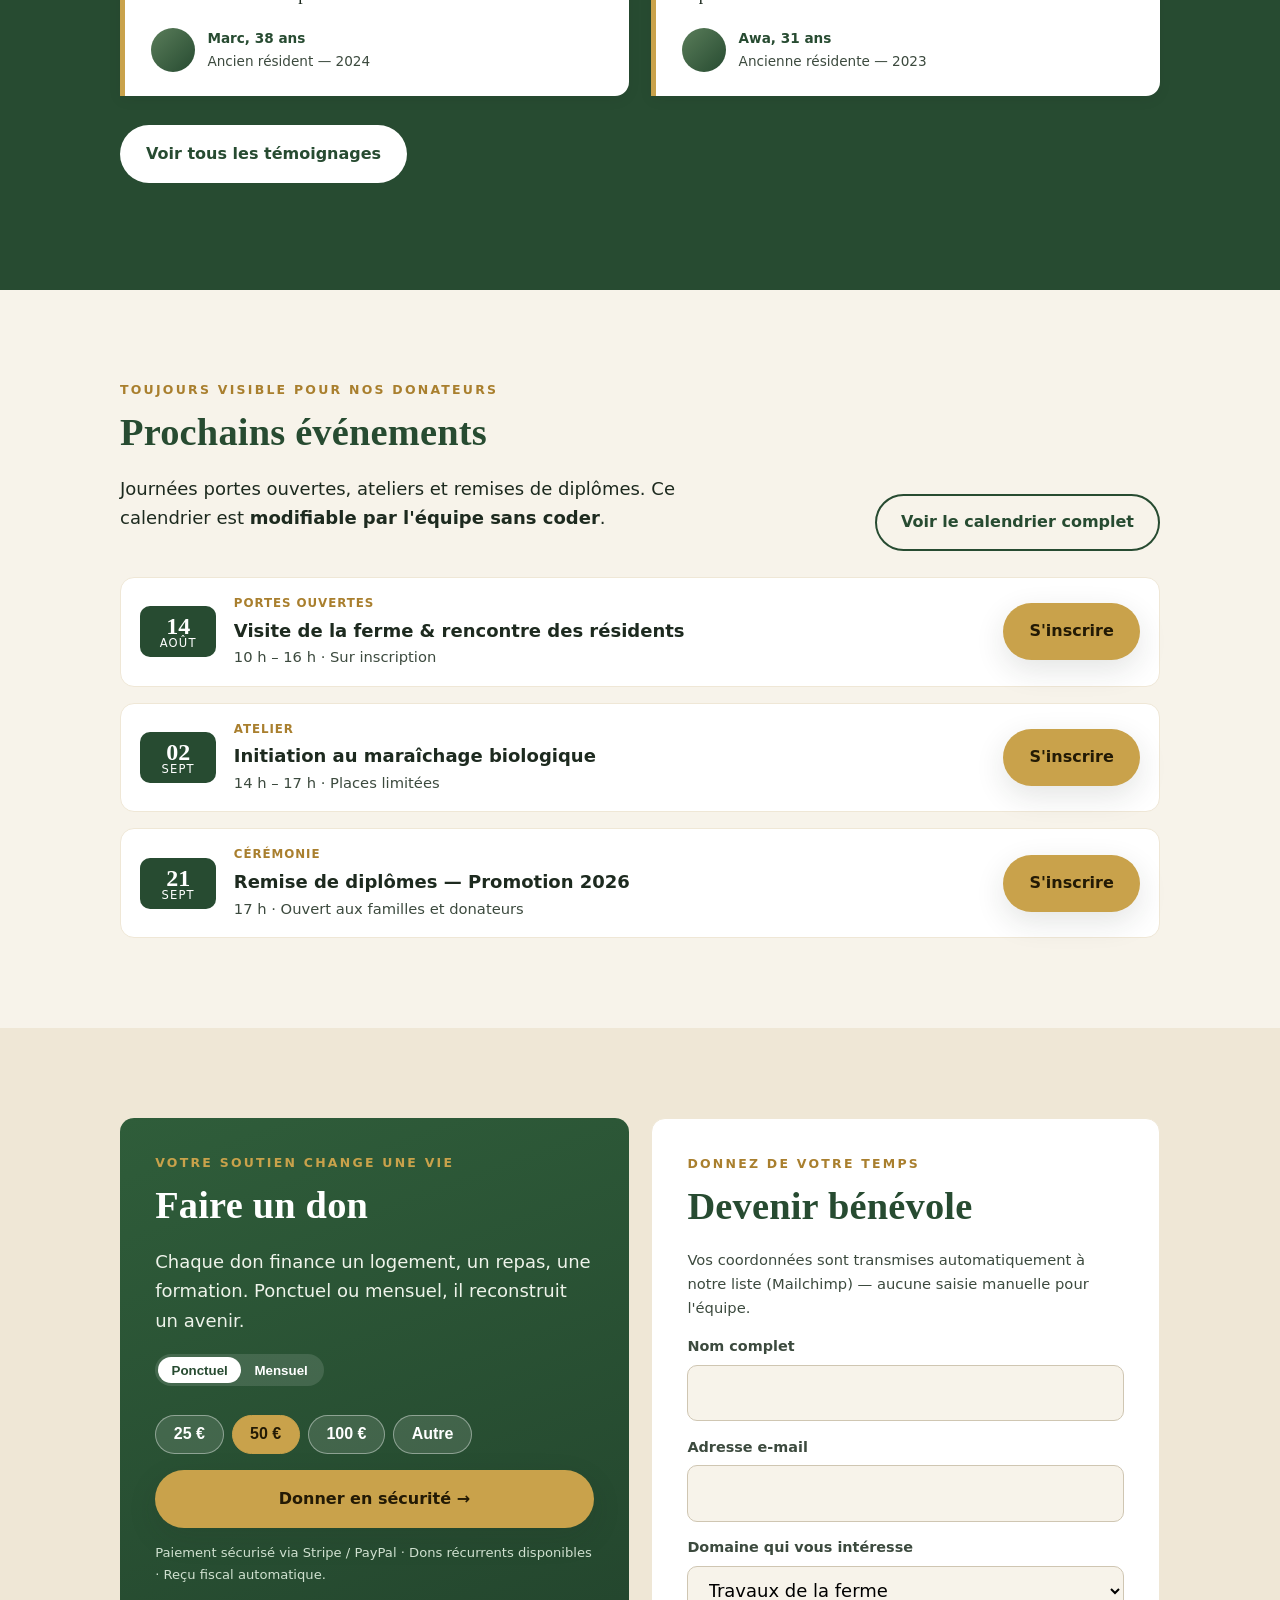
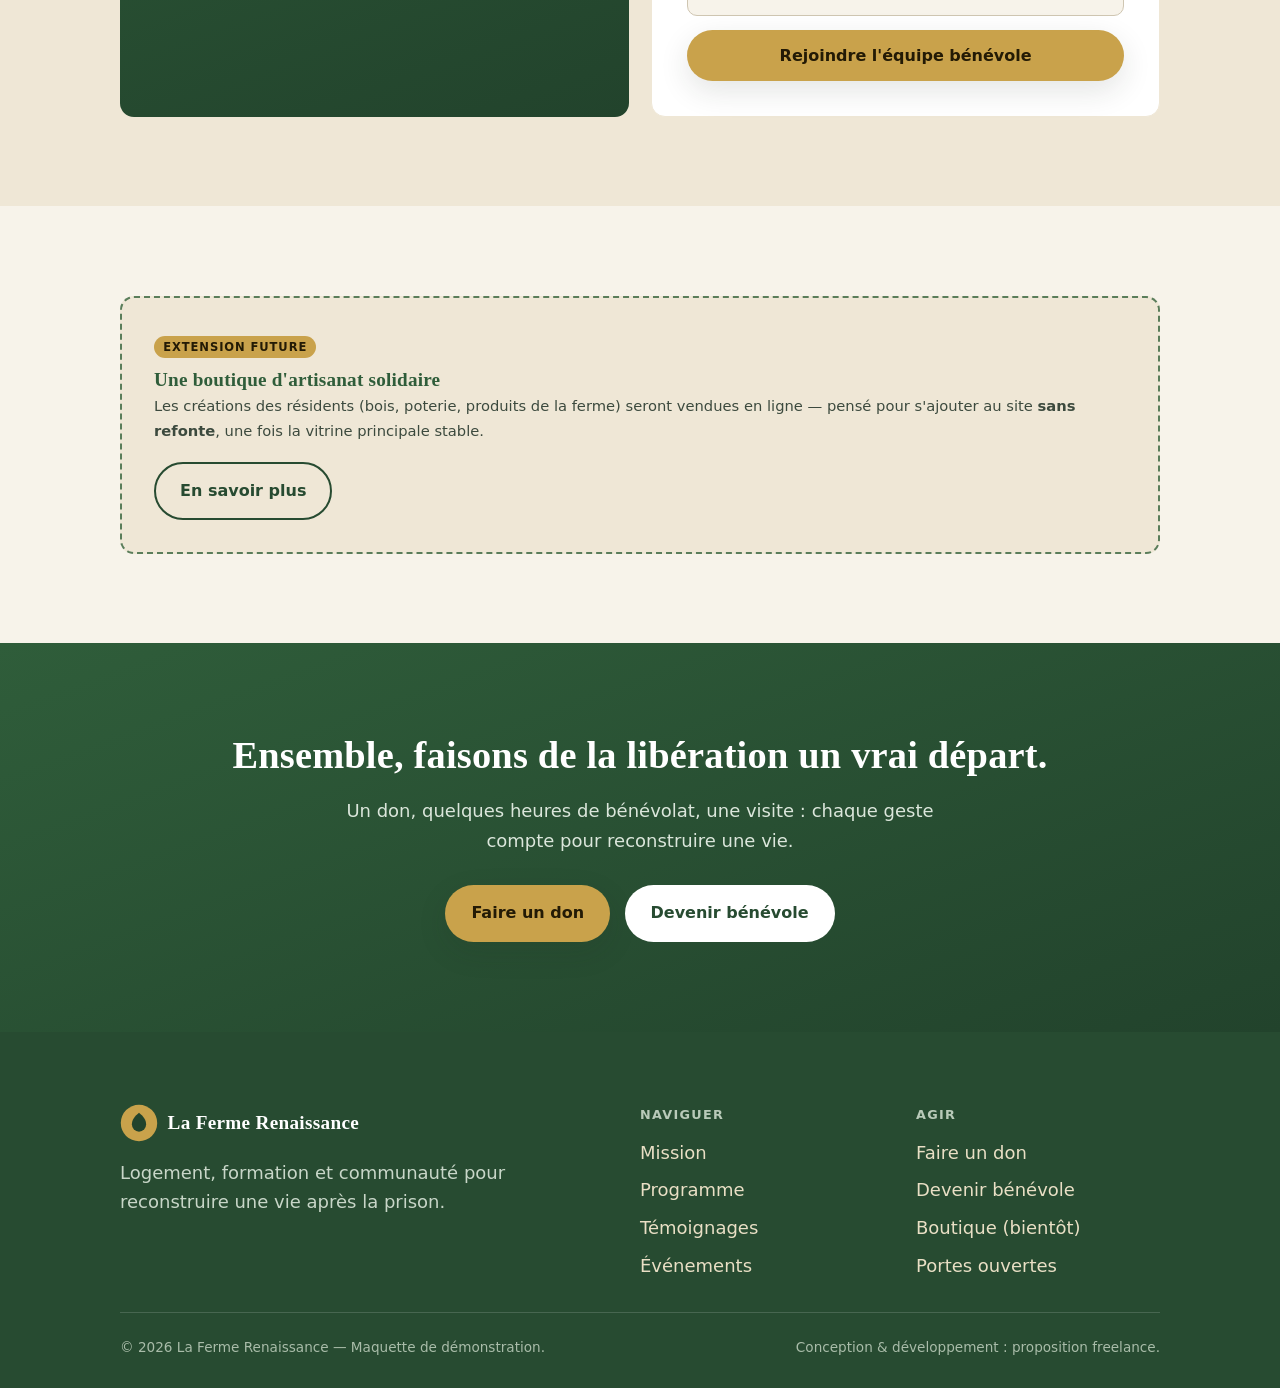
<file: demo-ferme/index.html>
<!DOCTYPE html>
<html lang="fr">
<head>
<meta charset="UTF-8" />
<meta name="viewport" content="width=device-width, initial-scale=1" />
<title>La Ferme Renaissance — Réinsertion, espoir et nouveau départ</title>
<meta name="description" content="Un lieu où les femmes et les hommes ayant purgé leur peine retrouvent espoir, logement et compétences pratiques pour reconstruire leur vie après la libération." />
<!-- Open Graph / cartes sociales -->
<meta property="og:type" content="website" />
<meta property="og:title" content="La Ferme Renaissance — Réinsertion, espoir et nouveau départ" />
<meta property="og:description" content="Logement, formation et communauté pour reconstruire une vie après la prison. Découvrez notre mission, nos programmes et nos témoignages." />
<meta property="og:image" content="og-image.jpg" />
<meta name="twitter:card" content="summary_large_image" />
<meta name="theme-color" content="#2f5d3a" />
<style>
  :root{
    --forest:#274b31;      /* vert profond — texte/contraste fort */
    --forest-2:#2f5d3a;
    --sage:#5a7d5a;
    --wheat:#c9a24b;       /* accent chaleureux */
    --wheat-d:#a97f2e;
    --cream:#f7f3ea;       /* fond clair */
    --cream-2:#efe7d6;
    --ink:#1d2a1f;         /* texte principal (contraste AA sur crème) */
    --ink-soft:#3c4a3e;
    --white:#ffffff;
    --radius:14px;
    --shadow:0 10px 30px rgba(29,42,31,.12);
    --maxw:1120px;
    --serif:"Iowan Old Style","Palatino Linotype",Palatino,Georgia,"Times New Roman",serif;
    --sans:system-ui,-apple-system,"Segoe UI",Roboto,Helvetica,Arial,sans-serif;
  }
  *{box-sizing:border-box}
  html{scroll-behavior:smooth}
  body{
    margin:0;font-family:var(--sans);color:var(--ink);background:var(--cream);
    line-height:1.65;font-size:clamp(16px,1.05vw + 12px,18px);
    -webkit-font-smoothing:antialiased;
  }
  h1,h2,h3{font-family:var(--serif);line-height:1.15;color:var(--forest);font-weight:600;letter-spacing:.2px}
  h1{font-size:clamp(2.1rem,4.5vw,3.6rem);margin:0 0 .4em}
  h2{font-size:clamp(1.6rem,3vw,2.4rem);margin:0 0 .5em}
  h3{font-size:1.2rem;margin:0 0 .35em;color:var(--forest-2)}
  p{margin:0 0 1em}
  a{color:var(--forest-2)}
  img{max-width:100%;display:block}
  .wrap{max-width:var(--maxw);margin:0 auto;padding:0 clamp(18px,4vw,40px)}
  .section{padding:clamp(52px,7vw,96px) 0}
  .eyebrow{font-family:var(--sans);text-transform:uppercase;letter-spacing:.18em;
    font-size:.78rem;font-weight:700;color:var(--wheat-d);margin:0 0 .8em}
  /* Boutons */
  .btn{display:inline-flex;align-items:center;gap:.55em;font-weight:700;font-family:var(--sans);
    text-decoration:none;padding:.85em 1.5em;border-radius:999px;border:2px solid transparent;
    font-size:1rem;cursor:pointer;transition:transform .15s ease,box-shadow .15s ease,background .15s}
  .btn:focus-visible{outline:3px solid var(--wheat);outline-offset:3px}
  .btn-primary{background:var(--wheat);color:#231a05;box-shadow:var(--shadow)}
  .btn-primary:hover{transform:translateY(-2px)}
  .btn-ghost{background:transparent;color:var(--forest);border-color:var(--forest)}
  .btn-ghost:hover{background:var(--forest);color:var(--white)}
  .btn-light{background:var(--white);color:var(--forest)}
  .btn-light:hover{transform:translateY(-2px)}
  /* Header */
  header.site{position:sticky;top:0;z-index:50;background:rgba(247,243,234,.92);
    backdrop-filter:saturate(140%) blur(8px);border-bottom:1px solid var(--cream-2)}
  .nav{display:flex;align-items:center;justify-content:space-between;gap:1rem;min-height:70px}
  .brand{display:flex;align-items:center;gap:.6rem;text-decoration:none;color:var(--forest);font-weight:800}
  .brand .logo{width:38px;height:38px;flex:0 0 auto}
  .brand b{font-family:var(--serif);font-size:1.2rem;letter-spacing:.3px}
  .nav-links{display:flex;gap:1.4rem;align-items:center;list-style:none;margin:0;padding:0}
  .nav-links a{text-decoration:none;color:var(--ink-soft);font-weight:600;font-size:.98rem}
  .nav-links a:hover{color:var(--forest)}
  .nav-cta{display:flex;gap:.6rem;align-items:center}
  .menu-btn{display:none;background:none;border:0;cursor:pointer;padding:.4rem}
  @media(max-width:860px){
    .nav-links{display:none}
    .nav-cta .btn-ghost{display:none}
  }
  /* Hero */
  .hero{position:relative;color:var(--white);text-align:left;overflow:hidden}
  .hero-bg{position:absolute;inset:0;background:
      linear-gradient(120deg,rgba(20,38,25,.86),rgba(39,75,49,.62) 55%,rgba(39,75,49,.30)),
      radial-gradient(1200px 500px at 80% 0%,rgba(201,162,75,.30),transparent 60%),
      linear-gradient(160deg,#3a6b45,#22432c);z-index:0}
  .hero .wrap{position:relative;z-index:1;padding-top:clamp(60px,9vw,120px);padding-bottom:clamp(60px,9vw,120px)}
  .hero-inner{max-width:720px}
  .hero p.lead{font-size:clamp(1.05rem,1.6vw,1.3rem);color:#f3efe3;max-width:56ch}
  .hero h1{color:var(--white)}
  .hero .badge{display:inline-block;background:rgba(255,255,255,.15);border:1px solid rgba(255,255,255,.35);
    padding:.4em 1em;border-radius:999px;font-size:.82rem;font-weight:700;letter-spacing:.05em;margin-bottom:1.2em}
  .hero-actions{display:flex;flex-wrap:wrap;gap:.9rem;margin-top:1.6em}
  .hero-stats{display:flex;flex-wrap:wrap;gap:2.2rem;margin-top:2.6em;padding-top:1.6em;border-top:1px solid rgba(255,255,255,.22)}
  .hero-stats .n{font-family:var(--serif);font-size:1.9rem;color:var(--wheat);font-weight:700;line-height:1}
  .hero-stats .l{font-size:.86rem;color:#eee6d3}
  /* Piliers / mission */
  .grid{display:grid;gap:1.4rem}
  .cols-3{grid-template-columns:repeat(3,1fr)}
  .cols-2{grid-template-columns:1.1fr .9fr}
  @media(max-width:820px){.cols-3{grid-template-columns:1fr}.cols-2{grid-template-columns:1fr}}
  .card{background:var(--white);border:1px solid var(--cream-2);border-radius:var(--radius);
    padding:1.6rem;box-shadow:0 4px 14px rgba(29,42,31,.06)}
  .card .ico{width:46px;height:46px;border-radius:12px;background:var(--cream-2);display:grid;place-items:center;margin-bottom:1rem;color:var(--forest-2)}
  .lead-block{background:var(--forest);color:#eef3ea;border-radius:var(--radius);padding:clamp(1.6rem,3vw,2.6rem)}
  .lead-block h2{color:var(--white)}
  /* Programme quotidien */
  .timeline{list-style:none;margin:0;padding:0;display:grid;gap:.2rem}
  .timeline li{display:grid;grid-template-columns:88px 1fr;gap:1rem;padding:.9rem 0;border-bottom:1px dashed var(--cream-2)}
  .timeline .t{font-weight:800;color:var(--wheat-d);font-variant-numeric:tabular-nums}
  .timeline b{color:var(--forest)}
  /* Témoignages */
  .quotes{display:grid;gap:1.4rem;grid-template-columns:repeat(2,1fr)}
  @media(max-width:820px){.quotes{grid-template-columns:1fr}}
  blockquote{margin:0;background:var(--white);border-left:5px solid var(--wheat);
    border-radius:0 var(--radius) var(--radius) 0;padding:1.5rem 1.6rem;box-shadow:0 4px 14px rgba(29,42,31,.06)}
  blockquote p{font-family:var(--serif);font-size:1.12rem;color:var(--ink)}
  .who{display:flex;align-items:center;gap:.8rem;margin-top:1rem}
  .who .av{width:44px;height:44px;border-radius:50%;background:linear-gradient(135deg,#5a7d5a,#274b31);flex:0 0 auto}
  .who b{color:var(--forest)}
  .who span{display:block;font-size:.85rem;color:var(--ink-soft)}
  /* Calendrier */
  .cal{display:grid;gap:1rem}
  .event{display:grid;grid-template-columns:76px 1fr auto;gap:1.1rem;align-items:center;
    background:var(--white);border:1px solid var(--cream-2);border-radius:var(--radius);padding:1rem 1.2rem}
  .event .date{background:var(--forest);color:var(--white);border-radius:10px;text-align:center;padding:.5rem;line-height:1}
  .event .date .d{font-size:1.5rem;font-weight:800;font-family:var(--serif)}
  .event .date .m{font-size:.72rem;text-transform:uppercase;letter-spacing:.1em}
  .event .tag{font-size:.74rem;font-weight:700;text-transform:uppercase;letter-spacing:.08em;
    color:var(--wheat-d);display:block;margin-bottom:.15rem}
  @media(max-width:600px){.event{grid-template-columns:64px 1fr}.event .btn{grid-column:1/-1}}
  /* Dons + bénévolat */
  .split{display:grid;grid-template-columns:1fr 1fr;gap:1.4rem}
  @media(max-width:820px){.split{grid-template-columns:1fr}}
  .panel{border-radius:var(--radius);padding:clamp(1.5rem,3vw,2.2rem)}
  .panel.donate{background:linear-gradient(160deg,#2f5d3a,#22432c);color:#eef3ea}
  .panel.donate h2{color:#fff}
  .amounts{display:flex;flex-wrap:wrap;gap:.5rem;margin:1rem 0}
  .amounts button{background:rgba(255,255,255,.12);border:1px solid rgba(255,255,255,.4);color:#fff;
    padding:.6em 1.1em;border-radius:999px;font-weight:700;cursor:pointer;font-size:1rem}
  .amounts button.active,.amounts button:hover{background:var(--wheat);color:#231a05;border-color:var(--wheat)}
  .toggle{display:inline-flex;background:rgba(255,255,255,.12);border-radius:999px;padding:3px;margin-bottom:.8rem}
  .toggle button{background:none;border:0;color:#fff;padding:.4em 1em;border-radius:999px;cursor:pointer;font-weight:700}
  .toggle button.active{background:var(--white);color:var(--forest)}
  .panel.volunteer{background:var(--white);border:1px solid var(--cream-2)}
  .field{margin-bottom:.9rem}
  label{display:block;font-weight:600;font-size:.9rem;margin-bottom:.35rem;color:var(--ink-soft)}
  input,select{width:100%;padding:.7em .9em;border:1.5px solid #cfc6b2;border-radius:10px;font:inherit;background:var(--cream)}
  input:focus,select:focus{outline:3px solid var(--wheat);outline-offset:1px;border-color:var(--forest)}
  /* Boutique future */
  .future{border:2px dashed var(--sage);border-radius:var(--radius);padding:clamp(1.4rem,3vw,2rem);
    background:var(--cream-2);display:flex;gap:1.2rem;align-items:center;flex-wrap:wrap;justify-content:space-between}
  .future .pill{background:var(--wheat);color:#231a05;font-weight:800;font-size:.72rem;letter-spacing:.08em;
    text-transform:uppercase;padding:.35em .8em;border-radius:999px}
  /* Footer */
  footer.site{background:var(--forest);color:#dce7dc;padding:clamp(40px,6vw,72px) 0 30px}
  footer.site a{color:#e9dfc5;text-decoration:none}
  footer.site a:hover{text-decoration:underline}
  .foot-grid{display:grid;grid-template-columns:2fr 1fr 1fr;gap:2rem}
  @media(max-width:760px){.foot-grid{grid-template-columns:1fr}}
  .foot-grid h4{font-family:var(--sans);text-transform:uppercase;letter-spacing:.1em;font-size:.8rem;color:#b9cab9;margin:0 0 .8rem}
  .foot-grid ul{list-style:none;margin:0;padding:0;display:grid;gap:.5rem}
  .copyright{border-top:1px solid rgba(255,255,255,.15);margin-top:2rem;padding-top:1.4rem;font-size:.85rem;color:#a9bca9;display:flex;justify-content:space-between;flex-wrap:wrap;gap:.6rem}
  .demo-flag{background:var(--wheat-d);color:#fff;text-align:center;font-size:.8rem;font-weight:700;padding:.5em;letter-spacing:.03em}
  .skip{position:absolute;left:-999px}
  .skip:focus{position:static;display:inline-block;background:var(--forest);color:#fff;padding:.6em 1em}
  .muted{color:var(--ink-soft);font-size:.92rem}
</style>
</head>
<body>
<a class="skip" href="#main">Aller au contenu principal</a>
<div class="demo-flag">Maquette de démonstration — La Ferme Renaissance (contenu et visuels d'exemple)</div>

<header class="site">
  <div class="wrap nav">
    <a class="brand" href="#" aria-label="La Ferme Renaissance, accueil">
      <svg class="logo" viewBox="0 0 48 48" role="img" aria-hidden="true">
        <circle cx="24" cy="24" r="23" fill="#2f5d3a"/>
        <path d="M24 11c6 5 9 9 9 15a9 9 0 1 1-18 0c0-6 3-10 9-15z" fill="#c9a24b"/>
        <path d="M24 19v16M24 26l-5-4M24 30l5-4" stroke="#22432c" stroke-width="2" fill="none" stroke-linecap="round"/>
      </svg>
      <b>La Ferme Renaissance</b>
    </a>
    <nav aria-label="Navigation principale">
      <ul class="nav-links">
        <li><a href="#mission">Mission</a></li>
        <li><a href="#programme">Programme</a></li>
        <li><a href="#temoignages">Témoignages</a></li>
        <li><a href="#evenements">Événements</a></li>
        <li><a href="#benevolat">Bénévolat</a></li>
      </ul>
    </nav>
    <div class="nav-cta">
      <a class="btn btn-ghost" href="#benevolat">Devenir bénévole</a>
      <a class="btn btn-primary" href="#dons">Faire un don</a>
    </div>
  </div>
</header>

<main id="main">

  <!-- HÉROS -->
  <section class="hero">
    <div class="hero-bg" aria-hidden="true"></div>
    <div class="wrap">
      <div class="hero-inner">
        <span class="badge">Programme de réinsertion à la ferme</span>
        <h1>Après la peine, un nouveau départ prend racine.</h1>
        <p class="lead">La Ferme Renaissance accueille les femmes et les hommes qui ont purgé leur peine et leur offre un logement, une formation pratique et une communauté pour reconstruire une vie digne après la libération.</p>
        <div class="hero-actions">
          <a class="btn btn-primary" href="#dons">Soutenir la ferme</a>
          <a class="btn btn-light" href="#mission">Découvrir notre mission</a>
        </div>
        <div class="hero-stats">
          <div><div class="n">120+</div><div class="l">résidents accompagnés</div></div>
          <div><div class="n">78 %</div><div class="l">emploi ou formation à la sortie</div></div>
          <div><div class="n">9 ha</div><div class="l">de terres cultivées ensemble</div></div>
        </div>
      </div>
    </div>
  </section>

  <!-- MISSION -->
  <section class="section" id="mission">
    <div class="wrap">
      <p class="eyebrow">Qui nous sommes</p>
      <div class="grid cols-2">
        <div>
          <h2>Redonner de l'espoir par le travail de la terre et le lien humain</h2>
          <p>Trop de personnes sortent de prison sans logement, sans revenu et sans réseau — les conditions mêmes de la récidive. Notre ferme brise ce cycle : un cadre stable, un rythme de vie sain et des compétences réelles, recherchées par les employeurs.</p>
          <p>Chaque résident construit un projet concret : maraîchage, menuiserie, cuisine, gestion d'un potager. Le travail redonne confiance ; la communauté redonne une place.</p>
          <a class="btn btn-ghost" href="#programme">Voir comment fonctionne le programme</a>
        </div>
        <div class="lead-block">
          <h2>Nos objectifs</h2>
          <ul style="padding-left:1.1em;margin:0">
            <li>Un <b>logement sûr</b> dès le premier jour de liberté.</li>
            <li>Des <b>compétences pratiques</b> certifiées et transférables.</li>
            <li>Un <b>accompagnement humain</b> : mentorat, santé, réinsertion sociale.</li>
            <li>Une <b>sortie préparée</b> : emploi, logement autonome, réseau de soutien.</li>
          </ul>
        </div>
      </div>
    </div>
  </section>

  <!-- PILIERS -->
  <section class="section" style="background:var(--cream-2)" id="modele">
    <div class="wrap">
      <p class="eyebrow">Le modèle d'hébergement à la ferme</p>
      <h2>Trois piliers pour reconstruire une vie</h2>
      <div class="grid cols-3" style="margin-top:1.6rem">
        <div class="card">
          <div class="ico" aria-hidden="true">
            <svg width="24" height="24" viewBox="0 0 24 24" fill="none" stroke="currentColor" stroke-width="2" stroke-linecap="round"><path d="M3 11l9-7 9 7"/><path d="M5 10v9h14v-9"/><path d="M10 19v-5h4v5"/></svg>
          </div>
          <h3>Se loger</h3>
          <p>Un hébergement digne et encadré à la ferme, pensé pour retrouver stabilité et sécurité dès la libération.</p>
        </div>
        <div class="card">
          <div class="ico" aria-hidden="true">
            <svg width="24" height="24" viewBox="0 0 24 24" fill="none" stroke="currentColor" stroke-width="2" stroke-linecap="round"><path d="M12 3l9 4-9 4-9-4 9-4z"/><path d="M21 7v6"/><path d="M6 9v5c0 2 3 3 6 3s6-1 6-3V9"/></svg>
          </div>
          <h3>Se former</h3>
          <p>Maraîchage, artisanat, cuisine, gestion : des savoir-faire concrets, certifiés et valorisés par les employeurs.</p>
        </div>
        <div class="card">
          <div class="ico" aria-hidden="true">
            <svg width="24" height="24" viewBox="0 0 24 24" fill="none" stroke="currentColor" stroke-width="2" stroke-linecap="round"><path d="M20 8.5a4 4 0 0 0-7-2.6A4 4 0 0 0 6 8.5c0 4 7 8.5 7 8.5s7-4.5 7-8.5z"/></svg>
          </div>
          <h3>Se relier</h3>
          <p>Mentorat, entraide et vie collective : recréer un réseau humain solide, condition d'une réinsertion durable.</p>
        </div>
      </div>
    </div>
  </section>

  <!-- PROGRAMME QUOTIDIEN -->
  <section class="section" id="programme">
    <div class="wrap">
      <div class="grid cols-2">
        <div>
          <p class="eyebrow">Une journée à la ferme</p>
          <h2>Un rythme qui remet debout</h2>
          <p>La régularité est thérapeutique. Chaque journée mêle travail, apprentissage, temps collectif et accompagnement individuel — un cadre qui redonne des repères et de la fierté.</p>
          <p class="muted">Exemple de programme type, adapté aux saisons et aux projets de chacun.</p>
        </div>
        <div>
          <ul class="timeline">
            <li><span class="t">6 h 30</span><span><b>Lever &amp; petit-déjeuner commun</b><br><span class="muted">Ouverture de la journée, répartition des tâches.</span></span></li>
            <li><span class="t">7 h 30</span><span><b>Travaux de la ferme</b><br><span class="muted">Maraîchage, soin des animaux, entretien des espaces.</span></span></li>
            <li><span class="t">12 h 00</span><span><b>Repas préparé par l'atelier cuisine</b></span></li>
            <li><span class="t">14 h 00</span><span><b>Formation &amp; certification</b><br><span class="muted">Modules pratiques et théoriques.</span></span></li>
            <li><span class="t">17 h 00</span><span><b>Mentorat &amp; suivi individuel</b></span></li>
            <li><span class="t">19 h 00</span><span><b>Temps collectif</b><br><span class="muted">Parole, projets, moments de vie partagés.</span></span></li>
          </ul>
        </div>
      </div>
    </div>
  </section>

  <!-- TÉMOIGNAGES -->
  <section class="section" style="background:var(--forest);color:#eef3ea" id="temoignages">
    <div class="wrap">
      <p class="eyebrow" style="color:var(--wheat)">Des vies transformées</p>
      <h2 style="color:#fff">Ils sont passés par la ferme</h2>
      <p style="max-width:60ch;color:#dbe6db">Espace prévu pour des témoignages avec photos et courtes vidéos des résidents dont la vie a été transformée par le programme.</p>
      <div class="quotes" style="margin-top:1.8rem">
        <blockquote>
          <p>« En sortant, je n'avais nulle part où aller. Ici, j'ai appris un métier et j'ai retrouvé une raison de me lever. Aujourd'hui je travaille dans une exploitation. »</p>
          <div class="who"><span class="av" aria-hidden="true"></span><span><b>Marc, 38 ans</b><span>Ancien résident — 2024</span></span></div>
        </blockquote>
        <blockquote>
          <p>« La ferme ne m'a pas jugée. On m'a fait confiance, on m'a formée. J'ai repris confiance en moi et j'ai un logement stable depuis. »</p>
          <div class="who"><span class="av" aria-hidden="true"></span><span><b>Awa, 31 ans</b><span>Ancienne résidente — 2023</span></span></div>
        </blockquote>
      </div>
      <p style="margin-top:1.8rem"><a class="btn btn-light" href="#temoignages">Voir tous les témoignages</a></p>
    </div>
  </section>

  <!-- CALENDRIER -->
  <section class="section" id="evenements">
    <div class="wrap">
      <div class="grid cols-2" style="align-items:end">
        <div>
          <p class="eyebrow">Toujours visible pour nos donateurs</p>
          <h2>Prochains événements</h2>
          <p>Journées portes ouvertes, ateliers et remises de diplômes. Ce calendrier est <b>modifiable par l'équipe sans coder</b>.</p>
        </div>
        <div style="text-align:right"><a class="btn btn-ghost" href="#evenements">Voir le calendrier complet</a></div>
      </div>
      <div class="cal" style="margin-top:1.6rem">
        <div class="event">
          <div class="date"><div class="d">14</div><div class="m">Août</div></div>
          <div><span class="tag">Portes ouvertes</span><b>Visite de la ferme &amp; rencontre des résidents</b><div class="muted">10 h – 16 h · Sur inscription</div></div>
          <a class="btn btn-primary" href="#benevolat">S'inscrire</a>
        </div>
        <div class="event">
          <div class="date"><div class="d">02</div><div class="m">Sept</div></div>
          <div><span class="tag">Atelier</span><b>Initiation au maraîchage biologique</b><div class="muted">14 h – 17 h · Places limitées</div></div>
          <a class="btn btn-primary" href="#benevolat">S'inscrire</a>
        </div>
        <div class="event">
          <div class="date"><div class="d">21</div><div class="m">Sept</div></div>
          <div><span class="tag">Cérémonie</span><b>Remise de diplômes — Promotion 2026</b><div class="muted">17 h · Ouvert aux familles et donateurs</div></div>
          <a class="btn btn-primary" href="#benevolat">S'inscrire</a>
        </div>
      </div>
    </div>
  </section>

  <!-- DONS + BÉNÉVOLAT -->
  <section class="section" style="background:var(--cream-2)">
    <div class="wrap">
      <div class="split">
        <!-- DONS -->
        <div class="panel donate" id="dons">
          <p class="eyebrow" style="color:var(--wheat)">Votre soutien change une vie</p>
          <h2>Faire un don</h2>
          <p>Chaque don finance un logement, un repas, une formation. Ponctuel ou mensuel, il reconstruit un avenir.</p>
          <div class="toggle" role="group" aria-label="Fréquence du don">
            <button type="button" class="active" data-freq>Ponctuel</button>
            <button type="button" data-freq>Mensuel</button>
          </div>
          <div class="amounts" role="group" aria-label="Montant du don">
            <button type="button">25 €</button>
            <button type="button" class="active">50 €</button>
            <button type="button">100 €</button>
            <button type="button">Autre</button>
          </div>
          <a class="btn btn-primary" href="#" style="width:100%;justify-content:center">Donner en sécurité →</a>
          <p style="font-size:.82rem;color:#cfe0cf;margin-top:.9rem;margin-bottom:0">Paiement sécurisé via Stripe / PayPal · Dons récurrents disponibles · Reçu fiscal automatique.</p>
        </div>
        <!-- BÉNÉVOLAT -->
        <div class="panel volunteer" id="benevolat">
          <p class="eyebrow">Donnez de votre temps</p>
          <h2>Devenir bénévole</h2>
          <p class="muted">Vos coordonnées sont transmises automatiquement à notre liste (Mailchimp) — aucune saisie manuelle pour l'équipe.</p>
          <form onsubmit="event.preventDefault();this.querySelector('.ok').hidden=false;">
            <div class="field"><label for="v-name">Nom complet</label><input id="v-name" type="text" autocomplete="name" required></div>
            <div class="field"><label for="v-mail">Adresse e-mail</label><input id="v-mail" type="email" autocomplete="email" required></div>
            <div class="field"><label for="v-int">Domaine qui vous intéresse</label>
              <select id="v-int"><option>Travaux de la ferme</option><option>Formation / mentorat</option><option>Événements</option><option>Communication</option></select></div>
            <button class="btn btn-primary" type="submit" style="width:100%;justify-content:center">Rejoindre l'équipe bénévole</button>
            <p class="ok muted" hidden style="margin-top:.8rem;color:var(--forest);font-weight:700">Merci ! (démo — l'inscription serait envoyée à Mailchimp.)</p>
          </form>
        </div>
      </div>
    </div>
  </section>

  <!-- BOUTIQUE FUTURE -->
  <section class="section" id="boutique">
    <div class="wrap">
      <div class="future">
        <div>
          <span class="pill">Extension future</span>
          <h3 style="margin:.6rem 0 .2rem">Une boutique d'artisanat solidaire</h3>
          <p class="muted" style="margin:0">Les créations des résidents (bois, poterie, produits de la ferme) seront vendues en ligne — pensé pour s'ajouter au site <b>sans refonte</b>, une fois la vitrine principale stable.</p>
        </div>
        <a class="btn btn-ghost" href="#dons">En savoir plus</a>
      </div>
    </div>
  </section>

  <!-- APPEL FINAL -->
  <section class="section" style="text-align:center;background:linear-gradient(160deg,#2f5d3a,#22432c);color:#eef3ea">
    <div class="wrap">
      <h2 style="color:#fff">Ensemble, faisons de la libération un vrai départ.</h2>
      <p style="max-width:56ch;margin:0 auto 1.6em;color:#dbe6db">Un don, quelques heures de bénévolat, une visite : chaque geste compte pour reconstruire une vie.</p>
      <div style="display:flex;gap:.9rem;justify-content:center;flex-wrap:wrap">
        <a class="btn btn-primary" href="#dons">Faire un don</a>
        <a class="btn btn-light" href="#benevolat">Devenir bénévole</a>
      </div>
    </div>
  </section>
</main>

<footer class="site">
  <div class="wrap">
    <div class="foot-grid">
      <div>
        <a class="brand" href="#" style="color:#fff"><svg class="logo" viewBox="0 0 48 48" aria-hidden="true"><circle cx="24" cy="24" r="23" fill="#c9a24b"/><path d="M24 11c6 5 9 9 9 15a9 9 0 1 1-18 0c0-6 3-10 9-15z" fill="#22432c"/></svg><b style="color:#fff">La Ferme Renaissance</b></a>
        <p style="margin-top:1rem;max-width:40ch;color:#c8d6c8">Logement, formation et communauté pour reconstruire une vie après la prison.</p>
      </div>
      <div>
        <h4>Naviguer</h4>
        <ul>
          <li><a href="#mission">Mission</a></li>
          <li><a href="#programme">Programme</a></li>
          <li><a href="#temoignages">Témoignages</a></li>
          <li><a href="#evenements">Événements</a></li>
        </ul>
      </div>
      <div>
        <h4>Agir</h4>
        <ul>
          <li><a href="#dons">Faire un don</a></li>
          <li><a href="#benevolat">Devenir bénévole</a></li>
          <li><a href="#boutique">Boutique (bientôt)</a></li>
          <li><a href="#evenements">Portes ouvertes</a></li>
        </ul>
      </div>
    </div>
    <div class="copyright">
      <span>© 2026 La Ferme Renaissance — Maquette de démonstration.</span>
      <span>Conception &amp; développement : proposition freelance.</span>
    </div>
  </div>
</footer>

<script>
  // Interactions de démo (montants / fréquence)
  document.querySelectorAll('.amounts').forEach(function(g){
    g.addEventListener('click',function(e){
      var b=e.target.closest('button'); if(!b)return;
      g.querySelectorAll('button').forEach(function(x){x.classList.remove('active')});
      b.classList.add('active');
    });
  });
  document.querySelectorAll('.toggle').forEach(function(g){
    g.addEventListener('click',function(e){
      var b=e.target.closest('button'); if(!b)return;
      g.querySelectorAll('button').forEach(function(x){x.classList.remove('active')});
      b.classList.add('active');
    });
  });
</script>
</body>
</html>
</file>
<file: styles.css>
/* ========================================================================
   SIPA Tech Solutions — Premium stylesheet
   ===================================================================== */

/* ---------- Polices auto-hébergées (aucune dépendance externe) ---------- */
@font-face {
  font-family: 'Manrope'; font-style: normal; font-weight: 400 700;
  font-display: swap; src: url('assets/fonts/manrope.woff2') format('woff2');
}
@font-face {
  font-family: 'Sora'; font-style: normal; font-weight: 400 800;
  font-display: swap; src: url('assets/fonts/sora.woff2') format('woff2');
}
@font-face {
  font-family: 'Playfair Display'; font-style: normal; font-weight: 400 800;
  font-display: swap; src: url('assets/fonts/playfair.woff2') format('woff2');
}
@font-face {
  font-family: 'Playfair Display'; font-style: italic; font-weight: 400 800;
  font-display: swap; src: url('assets/fonts/playfair-italic.woff2') format('woff2');
}

:root {
  --navy-900: #0a1f30;
  --navy-800: #0d2438;
  --navy-700: #123049;
  --blue-600: #215a86;
  --blue-500: #2a6b9e;
  --blue-400: #3b86bf;
  --slate:    #3e5c6e;
  --gold:     #e9b872;
  --gold-2:   #d99f4e;
  --ink:      #eaf1f7;
  --ink-soft: #a9bfd0;
  --ink-dim:  #7d95a8;
  --line:     rgba(255,255,255,0.08);
  --card:     rgba(255,255,255,0.035);
  --card-2:   rgba(255,255,255,0.06);
  --radius:   20px;
  --radius-sm:14px;
  --shadow:   0 30px 70px -30px rgba(0,0,0,0.7);
  --maxw:     1180px;
  --ease:     cubic-bezier(.22,.61,.36,1);
  --font:     'Manrope', system-ui, sans-serif;
  --display:  'Sora', system-ui, sans-serif;
}

* { margin: 0; padding: 0; box-sizing: border-box; }

html { scroll-behavior: smooth; }

body {
  font-family: var(--font);
  color: var(--ink);
  background: var(--navy-900);
  line-height: 1.65;
  overflow-x: hidden;
  -webkit-font-smoothing: antialiased;
}

.container { width: 100%; max-width: var(--maxw); margin: 0 auto; padding: 0 24px; }

a { color: inherit; text-decoration: none; }
img { max-width: 100%; display: block; }

h1, h2, h3, h4 { font-family: var(--display); font-weight: 700; line-height: 1.12; letter-spacing: -0.02em; }

/* ---------- Scroll progress ---------- */
.scroll-progress {
  position: fixed; top: 0; left: 0; height: 3px; width: 0%;
  background: linear-gradient(90deg, var(--blue-400), var(--gold));
  z-index: 1000; transition: width .1s linear;
}

/* ---------- Ambient background ---------- */
.ambient { position: fixed; inset: 0; z-index: -2; overflow: hidden;
  background:
    radial-gradient(1200px 800px at 80% -10%, rgba(43,107,158,0.22), transparent 60%),
    radial-gradient(1000px 700px at -10% 20%, rgba(62,92,110,0.20), transparent 60%),
    linear-gradient(180deg, var(--navy-900), var(--navy-800));
}
.orb { position: absolute; border-radius: 50%; filter: blur(70px); opacity: .5; }
.orb-1 { width: 420px; height: 420px; background: #1f5b86; top: -80px; right: -60px; animation: float1 18s var(--ease) infinite; }
.orb-2 { width: 360px; height: 360px; background: #2a4c60; bottom: 10%; left: -80px; animation: float2 22s var(--ease) infinite; }
.orb-3 { width: 300px; height: 300px; background: #b7863f; opacity: .18; top: 40%; right: 20%; animation: float1 26s var(--ease) infinite reverse; }
.grid-overlay { position: absolute; inset: 0; opacity: .35;
  background-image: linear-gradient(var(--line) 1px, transparent 1px), linear-gradient(90deg, var(--line) 1px, transparent 1px);
  background-size: 64px 64px; mask-image: radial-gradient(circle at 50% 30%, #000 0%, transparent 70%); }

@keyframes float1 { 0%,100% { transform: translate(0,0); } 50% { transform: translate(-30px, 40px); } }
@keyframes float2 { 0%,100% { transform: translate(0,0); } 50% { transform: translate(40px, -30px); } }

/* ---------- Header ---------- */
.site-header {
  position: fixed; top: 0; left: 0; right: 0; z-index: 900;
  padding: 18px 0; transition: padding .35s var(--ease), background .35s var(--ease), backdrop-filter .35s;
}
.site-header.scrolled {
  padding: 10px 0; background: rgba(10,31,48,0.72);
  backdrop-filter: blur(16px) saturate(140%); border-bottom: 1px solid var(--line);
}
.header-inner { display: flex; align-items: center; justify-content: space-between; }

.brand { display: flex; align-items: center; gap: 11px; }
.brand-mark { display: grid; place-items: center;
  filter: drop-shadow(0 3px 10px rgba(43,107,158,0.55)); transition: transform .4s var(--ease); }
.brand-mark img { height: 44px; width: auto; display: block;
  filter: drop-shadow(0 3px 8px rgba(0,0,0,0.4)); }
.site-header.scrolled .brand-mark img { height: 38px; transition: height .35s var(--ease); }
.brand:hover .brand-mark { transform: scale(1.06); }
.brand-text { display: flex; flex-direction: column; line-height: 1; }
.brand-name { font-family: var(--display); font-weight: 800; font-size: 1.15rem; letter-spacing: .04em; color: #fff; }
.brand-sub { font-size: .58rem; letter-spacing: .34em; color: var(--ink-dim); font-weight: 600; margin-top: 3px; }

.nav { display: flex; align-items: center; gap: 6px; }
.nav a { padding: 9px 14px; font-size: .92rem; font-weight: 500; color: var(--ink-soft); border-radius: 10px; transition: color .25s, background .25s; }
.nav a:hover { color: #fff; background: var(--card-2); }
.nav-cta { background: linear-gradient(135deg, var(--blue-500), var(--blue-600)); color: #fff !important;
  box-shadow: 0 10px 26px -10px rgba(43,107,158,0.9); margin-left: 8px; font-weight: 600; }
.nav-cta:hover { transform: translateY(-2px); }

.menu-toggle { display: none; flex-direction: column; gap: 5px; background: none; border: 0; cursor: pointer; padding: 8px; }
.menu-toggle span { width: 26px; height: 2px; background: #fff; border-radius: 2px; transition: .3s var(--ease); }
.menu-toggle.open span:nth-child(1) { transform: translateY(7px) rotate(45deg); }
.menu-toggle.open span:nth-child(2) { opacity: 0; }
.menu-toggle.open span:nth-child(3) { transform: translateY(-7px) rotate(-45deg); }

/* ---------- Buttons ---------- */
.btn { display: inline-flex; align-items: center; justify-content: center; gap: 8px;
  padding: 14px 26px; border-radius: 999px; font-family: var(--display); font-weight: 600; font-size: .95rem;
  cursor: pointer; border: 1px solid transparent; transition: transform .3s var(--ease), box-shadow .3s, background .3s; position: relative; }
.btn-primary { background: linear-gradient(135deg, var(--blue-500), var(--blue-600)); color: #fff;
  box-shadow: 0 16px 40px -16px rgba(43,107,158,0.95); }
.btn-primary:hover { transform: translateY(-3px); box-shadow: 0 22px 50px -16px rgba(43,107,158,1); }
.btn-ghost { background: var(--card); color: var(--ink); border-color: var(--line); backdrop-filter: blur(8px); }
.btn-ghost:hover { transform: translateY(-3px); background: var(--card-2); border-color: rgba(255,255,255,0.18); }
.btn-block { width: 100%; }

/* ---------- Hero ---------- */
.hero { position: relative; z-index: 0; padding: 168px 0 60px; overflow: hidden; }
/* Photo de fond du hero, adoucie par un voile bleu foncé (texte + logo restent lisibles) */
.hero::before {
  content: ''; position: absolute; inset: 0; z-index: -1;
  background:
    linear-gradient(100deg, rgba(10,31,48,0.80) 0%, rgba(10,31,48,0.55) 50%, rgba(10,31,48,0.38) 100%),
    url('assets/hero.webp');
  background-size: cover; background-position: center;
  background-repeat: no-repeat;
}
.hero-inner { display: grid; grid-template-columns: 1.05fr .95fr; gap: 48px; align-items: center; }

.eyebrow { display: inline-flex; align-items: center; gap: 8px; font-size: .82rem; font-weight: 600;
  color: var(--ink-soft); background: var(--card-2); border: 1px solid var(--line);
  padding: 7px 16px; border-radius: 999px; letter-spacing: .02em; }

.hero h1 { font-size: clamp(2.4rem, 5.2vw, 4rem); font-weight: 800; margin: 22px 0 20px; }
.grad { background: linear-gradient(120deg, var(--blue-400), var(--gold)); -webkit-background-clip: text; background-clip: text; color: transparent; }
.hero-lead { font-size: 1.12rem; color: var(--ink-soft); max-width: 540px; }
.hero-actions { display: flex; gap: 14px; margin: 30px 0 40px; flex-wrap: wrap; }

.hero-stats { display: flex; gap: 34px; flex-wrap: wrap; }
.stat { display: flex; flex-direction: column; }
.stat-num { font-family: var(--display); font-size: 2rem; font-weight: 800; color: #fff; letter-spacing: -.02em; }
.stat-label { font-size: .82rem; color: var(--ink-dim); }

/* Hero visual */
.hero-visual { display: grid; place-items: center; }
.logo-stage { position: relative; width: min(420px, 90%); aspect-ratio: 1; display: grid; place-items: center; }
.logo-glow { position: absolute; inset: 10%; border-radius: 50%;
  background: radial-gradient(circle, rgba(43,107,158,0.45), transparent 65%); filter: blur(30px); animation: pulse 5s ease-in-out infinite; }
.hero-logo { position: relative; width: 84%; filter: drop-shadow(0 30px 50px rgba(0,0,0,0.5));
  border-radius: 20px;
  animation: floatLogo 6s ease-in-out infinite; }
@keyframes floatLogo { 0%,100% { transform: translateY(0); } 50% { transform: translateY(-14px); } }
@keyframes pulse { 0%,100% { opacity: .6; transform: scale(1); } 50% { opacity: 1; transform: scale(1.08); } }

.ring { position: absolute; border-radius: 50%; border: 1px dashed rgba(255,255,255,0.14); }
.ring-a { inset: -6%; animation: spin 26s linear infinite; }
.ring-b { inset: 6%; border-style: solid; border-color: rgba(233,184,114,0.16); animation: spin 34s linear infinite reverse; }
@keyframes spin { to { transform: rotate(360deg); } }

.chip { position: absolute; font-size: .78rem; font-weight: 600; padding: 8px 15px; border-radius: 999px;
  background: rgba(13,36,56,0.85); border: 1px solid var(--line); backdrop-filter: blur(8px);
  box-shadow: var(--shadow); animation: floatLogo 6s ease-in-out infinite; }
.chip-1 { top: 6%; left: -4%; color: var(--blue-400); animation-delay: .4s; }
.chip-2 { bottom: 14%; right: -8%; color: var(--gold); animation-delay: 1.2s; }
.chip-3 { bottom: -2%; left: 14%; color: #9fd0a0; animation-delay: 2s; }

/* Marquee */
.marquee { margin-top: 64px; overflow: hidden; border-top: 1px solid var(--line); border-bottom: 1px solid var(--line);
  padding: 16px 0; -webkit-mask-image: linear-gradient(90deg, transparent, #000 8%, #000 92%, transparent); }
.marquee-track { display: flex; gap: 26px; white-space: nowrap; width: max-content; animation: scrollX 30s linear infinite; }
.marquee-track span { font-family: var(--display); font-weight: 600; font-size: 1.05rem; color: var(--ink-dim); text-transform: uppercase; letter-spacing: .06em; }
@keyframes scrollX { to { transform: translateX(-50%); } }

/* ---------- Sections ---------- */
.section { padding: 96px 0; position: relative; }
.section-alt { background: linear-gradient(180deg, rgba(255,255,255,0.02), transparent); }
.section-head { max-width: 720px; margin: 0 auto 56px; text-align: center; }
.kicker { display: inline-block; font-family: var(--display); font-weight: 700; font-size: .78rem; letter-spacing: .22em;
  text-transform: uppercase; color: var(--gold); margin-bottom: 14px; }
.section-head h2 { font-size: clamp(1.9rem, 3.6vw, 2.8rem); margin-bottom: 14px; }
.section-head p { color: var(--ink-soft); font-size: 1.05rem; }

/* ---------- Cards ---------- */
.cards { display: grid; grid-template-columns: repeat(3, 1fr); gap: 22px; }
.card { background: var(--card); border: 1px solid var(--line); border-radius: var(--radius); padding: 30px 26px;
  transition: transform .4s var(--ease), border-color .4s, background .4s; position: relative; overflow: hidden; }
.card::before { content: ''; position: absolute; inset: 0; background: radial-gradient(400px circle at var(--mx,50%) var(--my,0%), rgba(43,107,158,0.16), transparent 45%); opacity: 0; transition: opacity .4s; }
.card:hover { transform: translateY(-8px); border-color: rgba(43,107,158,0.4); background: var(--card-2); }
.card:hover::before { opacity: 1; }
.card-media { position: relative; height: 150px; margin: -30px -26px 0; overflow: hidden; z-index: 1; }
.card-media .card-art, .card-media .card-photo { position: absolute; inset: 0; width: 100%; height: 100%; object-fit: cover; }
.card-media .card-art { z-index: 0; }
.card-media .card-photo { z-index: 1; transition: transform .8s var(--ease); }
.card:hover .card-media .card-photo { transform: scale(1.06); }
.card-media::after { content: ''; position: absolute; inset: 0; z-index: 2;
  background: linear-gradient(180deg, rgba(13,36,56,0.15) 0%, rgba(13,36,56,0.35) 60%, rgba(15,32,45,0.95) 100%); }
.card-icon { position: relative; z-index: 3; width: 54px; height: 54px; display: grid; place-items: center; font-size: 1.6rem; border-radius: 14px;
  background: linear-gradient(135deg, #215a86, #123049); border: 1px solid rgba(255,255,255,0.15); box-shadow: 0 12px 26px -8px rgba(0,0,0,0.6);
  margin: -42px 0 16px; }
.card h3 { font-size: 1.22rem; margin-bottom: 8px; }
.card p { color: var(--ink-soft); font-size: .96rem; }

/* ---------- Steps ---------- */
.steps { display: grid; grid-template-columns: repeat(4, 1fr); gap: 20px; }
.step { background: var(--card); border: 1px solid var(--line); border-radius: var(--radius); padding: 28px 24px; transition: transform .4s var(--ease), border-color .4s; }
.step:hover { transform: translateY(-6px); border-color: rgba(233,184,114,0.35); }
.step-num { font-family: var(--display); font-weight: 800; font-size: 2.2rem;
  background: linear-gradient(120deg, var(--blue-400), var(--gold)); -webkit-background-clip: text; background-clip: text; color: transparent; margin-bottom: 12px; }
.step h3 { font-size: 1.16rem; margin-bottom: 8px; }
.step p { color: var(--ink-soft); font-size: .94rem; }

/* ---------- Portfolio ---------- */
.portfolio { display: grid; grid-template-columns: repeat(3, 1fr); gap: 22px; }
.folio { }
.folio-frame { position: relative; aspect-ratio: 4/3; border-radius: var(--radius); overflow: hidden; margin-bottom: 16px;
  border: 1px solid var(--line); display: flex; align-items: flex-end; padding: 18px; transition: transform .5s var(--ease); }
.folio:hover .folio-frame { transform: translateY(-6px) scale(1.01); }
.folio-1 { background: linear-gradient(135deg, #14395a, #0c2439); }
.folio-2 { background: linear-gradient(135deg, #1d4e6e, #123049); }
.folio-3 { background: linear-gradient(135deg, #2a4c60, #0f2b3d); }
/* Visuel vectoriel de base (toujours affiché, y compris hors ligne) */
.folio-art { position: absolute; inset: 0; width: 100%; height: 100%; object-fit: cover; z-index: 0; }
/* Photo réelle superposée : visible dans un vrai navigateur, retirée si indisponible */
.folio-photo { position: absolute; inset: 0; width: 100%; height: 100%; object-fit: cover; z-index: 1;
  transition: transform .8s var(--ease); }
.folio:hover .folio-photo { transform: scale(1.06); }
/* Voile dégradé pour lisibilité du tag + harmonie avec le thème */
.folio-frame::after { content:''; position:absolute; inset:0; z-index: 2;
  background: linear-gradient(180deg, rgba(10,31,48,0.15) 0%, rgba(10,31,48,0.35) 55%, rgba(8,26,40,0.85) 100%); }
.folio-tag { position: relative; z-index: 3; font-size: .78rem; font-weight: 600; color: #fff;
  background: rgba(10,31,48,0.7); border: 1px solid var(--line); padding: 6px 13px; border-radius: 999px; backdrop-filter: blur(6px); }
.folio h3 { font-size: 1.14rem; margin-bottom: 6px; }
.folio p { color: var(--ink-soft); font-size: .94rem; }
.folio-note { text-align: center; margin-top: 40px; color: var(--ink-soft); }
.folio-note a { color: var(--gold); font-weight: 600; }

/* ---------- About ---------- */
.about-grid { display: grid; grid-template-columns: 1.1fr .9fr; gap: 48px; align-items: center; }
.about-copy h2 { font-size: clamp(1.8rem, 3.4vw, 2.6rem); margin: 12px 0 18px; }
.about-copy p { color: var(--ink-soft); margin-bottom: 14px; }
.checklist { list-style: none; margin: 22px 0 28px; display: grid; gap: 12px; }
.checklist li { position: relative; padding-left: 32px; color: var(--ink); }
.checklist li::before { content: '✓'; position: absolute; left: 0; top: 0; width: 22px; height: 22px; border-radius: 50%;
  background: linear-gradient(135deg, var(--blue-500), var(--blue-600)); color: #fff; display: grid; place-items: center; font-size: .75rem; font-weight: 700; }

.values { display: grid; grid-template-columns: 1fr 1fr; gap: 16px; }
.value { background: var(--card); border: 1px solid var(--line); border-radius: var(--radius-sm); padding: 22px 18px; transition: transform .4s var(--ease), border-color .4s; }
.value:hover { transform: translateY(-5px); border-color: rgba(43,107,158,0.4); }
.value-ico { font-size: 1.5rem; display: block; margin-bottom: 10px; }
.value h4 { font-size: 1.05rem; margin-bottom: 4px; }
.value p { color: var(--ink-dim); font-size: .88rem; }

/* ---------- Pricing ---------- */
.pricing { display: grid; grid-template-columns: repeat(3, 1fr); gap: 22px; align-items: stretch; }
.plan { background: var(--card); border: 1px solid var(--line); border-radius: var(--radius); padding: 32px 28px;
  display: flex; flex-direction: column; transition: transform .4s var(--ease), border-color .4s; position: relative; }
.plan:hover { transform: translateY(-6px); border-color: rgba(255,255,255,0.18); }
.plan-featured { background: linear-gradient(180deg, rgba(43,107,158,0.18), rgba(255,255,255,0.03));
  border-color: rgba(43,107,158,0.45); box-shadow: var(--shadow); }
.plan-badge { position: absolute; top: -13px; left: 50%; transform: translateX(-50%);
  background: linear-gradient(135deg, var(--gold), var(--gold-2)); color: #2a1a06; font-family: var(--display);
  font-weight: 700; font-size: .72rem; padding: 6px 16px; border-radius: 999px; letter-spacing: .04em; }
.plan h3 { font-size: 1.4rem; margin-bottom: 6px; }
.plan-desc { color: var(--ink-soft); font-size: .92rem; min-height: 44px; }
.plan-price { font-family: var(--display); font-weight: 800; font-size: 1.35rem; color: #fff; margin: 16px 0 20px; }
.plan-price span { display: block; font-size: .85rem; font-weight: 500; color: var(--gold); letter-spacing: .02em; }
.plan ul { list-style: none; display: grid; gap: 11px; margin-bottom: 26px; flex: 1; }
.plan ul li { position: relative; padding-left: 26px; color: var(--ink-soft); font-size: .95rem; }
.plan ul li::before { content: '›'; position: absolute; left: 6px; color: var(--blue-400); font-weight: 700; }

/* ---------- Contact ---------- */
.section-contact { padding-bottom: 110px; }
.contact-grid { display: grid; grid-template-columns: 1fr 1fr; gap: 48px; align-items: start; }
.contact-copy h2 { font-size: clamp(1.8rem, 3.4vw, 2.6rem); margin: 12px 0 14px; }
.contact-copy > p { color: var(--ink-soft); margin-bottom: 26px; }
.contact-methods { display: grid; gap: 14px; }
.cmethod { display: flex; align-items: center; gap: 16px; background: var(--card); border: 1px solid var(--line);
  border-radius: var(--radius-sm); padding: 16px 18px; transition: transform .3s var(--ease), border-color .3s; }
a.cmethod:hover { transform: translateX(6px); border-color: rgba(43,107,158,0.45); }
.cmethod-ico { width: 46px; height: 46px; flex: none; display: grid; place-items: center; font-size: 1.3rem; border-radius: 12px;
  background: linear-gradient(135deg, rgba(43,107,158,0.28), rgba(62,92,110,0.15)); border: 1px solid var(--line); }
.cmethod span { font-size: .95rem; color: var(--ink-soft); }
.cmethod strong { color: #fff; font-family: var(--display); }

.contact-form { background: var(--card); border: 1px solid var(--line); border-radius: var(--radius); padding: 30px; backdrop-filter: blur(8px); }
.field { margin-bottom: 16px; }
.field label { display: block; font-size: .85rem; font-weight: 600; color: var(--ink-soft); margin-bottom: 7px; }
.field input, .field select, .field textarea {
  width: 100%; padding: 13px 15px; background: rgba(10,31,48,0.6); border: 1px solid var(--line);
  border-radius: 12px; color: #fff; font-family: var(--font); font-size: .95rem; transition: border-color .25s, box-shadow .25s; }
.field input::placeholder, .field textarea::placeholder { color: var(--ink-dim); }
.field input:focus, .field select:focus, .field textarea:focus { outline: none;
  border-color: var(--blue-400); box-shadow: 0 0 0 3px rgba(43,107,158,0.2); }
.field textarea { resize: vertical; }
.form-hint { text-align: center; font-size: .82rem; color: var(--ink-dim); margin-top: 14px; }

/* ---------- Footer ---------- */
.site-footer { border-top: 1px solid var(--line); background: rgba(6,20,32,0.6); padding-top: 56px; }
.footer-inner { display: grid; grid-template-columns: 2fr 1fr 1fr; gap: 40px; padding-bottom: 40px; }
.footer-logo { width: 200px; margin-bottom: 16px; border-radius: 14px;
  box-shadow: 0 10px 26px rgba(0,0,0,0.35); }
.footer-brand p { color: var(--ink-soft); font-size: .94rem; max-width: 320px; }
.footer-col h4 { font-size: .95rem; margin-bottom: 14px; color: #fff; }
.footer-col a { display: block; color: var(--ink-soft); font-size: .92rem; padding: 5px 0; transition: color .25s; }
.footer-col a:hover { color: var(--gold); }
.footer-bottom { display: flex; justify-content: space-between; gap: 16px; flex-wrap: wrap;
  border-top: 1px solid var(--line); padding: 22px 24px 30px; font-size: .84rem; color: var(--ink-dim); }

/* ---------- Floating WhatsApp ---------- */
.wa-float { position: fixed; bottom: 24px; right: 24px; z-index: 950; width: 54px; height: 54px; border-radius: 50%;
  display: grid; place-items: center; color: #fff; background: linear-gradient(135deg, #25d366, #128c56);
  box-shadow: 0 12px 28px -10px rgba(37,211,102,0.6);
  opacity: 0; visibility: hidden; transform: translateY(14px) scale(.9);
  transition: opacity .35s var(--ease), transform .35s var(--ease), visibility .35s; }
.wa-float.show { opacity: 1; visibility: visible; transform: none; }
.wa-float:hover { transform: scale(1.08) translateY(-2px); }

/* ---------- Reveal animation ---------- */
.reveal { opacity: 0; transform: translateY(30px); transition: opacity .8s var(--ease), transform .8s var(--ease); }
.reveal.in { opacity: 1; transform: none; }

/* ---------- Responsive ---------- */
@media (max-width: 940px) {
  .hero-inner { grid-template-columns: 1fr; gap: 30px; text-align: center; }
  .hero-copy .eyebrow { margin: 0 auto; }
  .hero-actions, .hero-stats { justify-content: center; }
  .hero-lead { margin: 0 auto; }
  .hero-visual { order: -1; }
  .about-grid, .contact-grid { grid-template-columns: 1fr; gap: 34px; }
  .cards, .portfolio, .pricing { grid-template-columns: 1fr 1fr; }
  .steps { grid-template-columns: 1fr 1fr; }
  .footer-inner { grid-template-columns: 1fr; }
}

@media (max-width: 680px) {
  .nav { position: fixed; inset: 0 0 0 auto; width: min(320px, 82vw); flex-direction: column; align-items: stretch;
    justify-content: flex-start; gap: 6px; padding: 96px 22px 30px; background: rgba(8,24,38,0.97);
    backdrop-filter: blur(16px); border-left: 1px solid var(--line); transform: translateX(100%);
    transition: transform .4s var(--ease); }
  .nav.open { transform: none; }
  .nav a { padding: 14px 16px; font-size: 1.05rem; }
  .nav-cta { margin-left: 0; text-align: center; margin-top: 8px; }
  .menu-toggle { display: flex; z-index: 901; }
  .cards, .portfolio, .pricing, .steps, .values { grid-template-columns: 1fr; }
  .section { padding: 72px 0; }
  .hero { padding: 140px 0 40px; }
  .hero-stats { gap: 24px; }
  .footer-bottom { flex-direction: column; text-align: center; }
}

@media (prefers-reduced-motion: reduce) {
  *, *::before, *::after { animation: none !important; transition: none !important; }
  .reveal { opacity: 1; transform: none; }
}

/* ---------- Fenêtres "études de cas" (Réalisations) ---------- */
.folio { cursor: pointer; }
.folio-cue { display: inline-flex; align-items: center; gap: 6px; margin-top: 12px; color: var(--gold); font-weight: 600; font-size: .9rem; }
.folio-cue svg { transition: transform .3s var(--ease); }
.folio:hover .folio-cue svg { transform: translateX(5px); }
.folio:focus-visible { outline: 2px solid var(--blue-400); outline-offset: 4px; border-radius: var(--radius); }

.modal-overlay { position: fixed; inset: 0; z-index: 1200; display: grid; place-items: center; padding: 20px;
  background: rgba(6,18,30,0.72); backdrop-filter: blur(8px); opacity: 0; visibility: hidden;
  transition: opacity .35s var(--ease), visibility .35s; }
.modal-overlay.open { opacity: 1; visibility: visible; }
.modal { position: relative; width: min(940px, 100%); max-height: 90vh; background: #ffffff; color: #3e5c6e;
  border-radius: 22px; overflow: hidden; box-shadow: 0 40px 90px -30px rgba(0,0,0,0.65);
  transform: translateY(30px) scale(.98); transition: transform .4s var(--ease); }
.modal-overlay.open .modal { transform: none; }
.modal-scroll { max-height: 90vh; overflow-y: auto; }
.modal-close { position: absolute; top: 16px; right: 16px; z-index: 5; width: 44px; height: 44px; border-radius: 50%;
  border: 1px solid #d3e2ef; background: rgba(255,255,255,0.92); color: #215a86; font-size: 1.6rem; line-height: 1;
  cursor: pointer; display: grid; place-items: center; transition: background .25s, transform .35s var(--ease); }
.modal-close:hover { background: #eaf2f9; transform: rotate(90deg); }

.m-hero { padding: 44px 46px 30px; background: linear-gradient(180deg, #f2f8fc, #ffffff); border-bottom: 1px solid #eaf1f7; }
.m-eyebrow { display: inline-block; font-family: var(--display); font-weight: 700; font-size: .74rem; letter-spacing: .2em;
  text-transform: uppercase; color: #2a6b9e; background: #e8f1f9; padding: 6px 14px; border-radius: 999px; margin-bottom: 14px; }
.m-hero h2 { font-size: clamp(1.6rem, 3.2vw, 2.35rem); color: #0d2438; margin-bottom: 12px; line-height: 1.15; }
.m-lead { font-size: 1.06rem; color: #3e5c6e; max-width: 660px; line-height: 1.6; }
.m-hero-shot { margin-top: 24px; aspect-ratio: 16/6.5; }

.m-block { padding: 32px 46px; }
.m-block + .m-block { padding-top: 4px; }
.m-block h3 { color: #0d2438; font-size: 1.32rem; margin-bottom: 20px; position: relative; padding-left: 16px; font-family: var(--display); }
.m-block h3::before { content: ''; position: absolute; left: 0; top: 4px; bottom: 4px; width: 5px; border-radius: 3px;
  background: linear-gradient(#2a6b9e, #d99f4e); }

.m-steps { list-style: none; display: grid; gap: 18px; }
.m-steps li { display: flex; gap: 16px; align-items: flex-start; }
.m-steps .n { flex: none; width: 40px; height: 40px; border-radius: 50%; background: #215a86; color: #fff;
  font-family: var(--display); font-weight: 700; display: grid; place-items: center; box-shadow: 0 8px 18px -6px rgba(33,90,134,0.6); }
.m-steps h4 { color: #123049; font-size: 1.06rem; margin-bottom: 3px; font-family: var(--display); }
.m-steps p { color: #5a7385; font-size: .95rem; line-height: 1.55; }

.m-gallery { display: grid; grid-template-columns: repeat(3, 1fr); gap: 14px; }
.shot { position: relative; aspect-ratio: 4/3; border-radius: 13px; overflow: hidden;
  background: linear-gradient(135deg, #e8f0f7, #d3e2ef); display: grid; place-items: center; border: 1px solid #e2ecf4; }
.shot img { position: absolute; inset: 0; width: 100%; height: 100%; object-fit: cover; }
.shot span { color: #2a6b9e; font-weight: 600; font-size: .82rem; text-align: center; padding: 0 12px; }

.m-benefits { list-style: none; display: grid; grid-template-columns: 1fr 1fr; gap: 13px; }
.m-benefits li { position: relative; padding-left: 30px; color: #3e5c6e; font-size: .97rem; line-height: 1.5; }
.m-benefits li::before { content: '✓'; position: absolute; left: 0; top: 1px; width: 21px; height: 21px; border-radius: 50%;
  background: #215a86; color: #fff; font-size: .72rem; font-weight: 700; display: grid; place-items: center; }

.m-cta { margin: 8px 46px 46px; padding: 26px; border-radius: 16px; background: linear-gradient(135deg, #f2f8fc, #e8f1f9);
  border: 1px solid #dce8f3; display: flex; align-items: center; gap: 16px; flex-wrap: wrap; }
.m-cta p { color: #123049; font-weight: 600; font-family: var(--display); flex: 1 1 240px; }
.m-btn-ghost { background: #ffffff; color: #215a86; border: 1px solid #cddff0; }
.m-btn-ghost:hover { background: #eaf2f9; transform: translateY(-3px); }

@media (max-width: 680px) {
  .m-hero { padding: 40px 22px 26px; }
  .m-block { padding: 26px 22px; }
  .m-cta { margin: 8px 22px 30px; padding: 20px; }
  .m-gallery { grid-template-columns: 1fr 1fr; }
  .m-benefits { grid-template-columns: 1fr; }
}

/* ---------- Images de fond des sections (voile bleu foncé, lisibilité préservée) ---------- */
#services, #methode, #realisations, #apropos, #tarifs, #contact { position: relative; z-index: 0; }
#services::before, #methode::before, #realisations::before,
#apropos::before, #tarifs::before, #contact::before {
  content: ''; position: absolute; inset: 0; z-index: -1;
  background-size: cover; background-position: center; background-repeat: no-repeat;
}
#services::before {
  background-image: linear-gradient(180deg, rgba(9,20,32,0.82), rgba(9,20,32,0.64) 45%, rgba(9,20,32,0.88)),
    url('assets/sec-services.webp');
}
#methode::before {
  background-image: linear-gradient(180deg, rgba(9,20,32,0.82), rgba(9,20,32,0.64) 45%, rgba(9,20,32,0.88)),
    url('assets/sec-methode.webp');
}
#realisations::before {
  background-image: linear-gradient(180deg, rgba(9,20,32,0.82), rgba(9,20,32,0.64) 45%, rgba(9,20,32,0.88)),
    url('assets/sec-realisations.webp');
}
#apropos::before {
  background-image: linear-gradient(180deg, rgba(9,20,32,0.82), rgba(9,20,32,0.64) 45%, rgba(9,20,32,0.88)),
    url('assets/sec-agence.webp');
}
#tarifs::before {
  background-image: linear-gradient(180deg, rgba(9,20,32,0.82), rgba(9,20,32,0.64) 45%, rgba(9,20,32,0.88)),
    url('assets/sec-tarifs.webp');
}
#contact::before {
  background-image: linear-gradient(180deg, rgba(9,20,32,0.82), rgba(9,20,32,0.64) 45%, rgba(9,20,32,0.88)),
    url('assets/sec-contact.webp');
}
/* Titres de section en serif (harmonie avec le hero) */
.section-head h2, .about-copy h2, .contact-copy h2 { font-family: var(--serif); font-weight: 600; letter-spacing: 0; }
.kicker { color: var(--gold); }

/* ---------- Hero éditorial (style studio) ---------- */
:root { --serif: 'Playfair Display', Georgia, 'Times New Roman', serif; }
.hero-editorial { min-height: 100vh; display: flex; flex-direction: column; justify-content: center; align-items: center;
  text-align: center; padding: 120px 24px 70px; overflow: hidden; }
.hero-editorial::before {
  background-image:
    linear-gradient(180deg, rgba(9,18,28,0.55) 0%, rgba(9,18,28,0.42) 45%, rgba(9,18,28,0.78) 100%),
    radial-gradient(1100px 680px at 50% 52%, rgba(9,18,28,0.10), rgba(9,18,28,0.55) 100%),
    url('assets/hero.webp');
  background-size: cover; background-position: center;
}
.hero-ed { display: flex; flex-direction: column; align-items: center; gap: 22px; max-width: 880px; }
.hero-eyebrow { font-family: var(--font); text-transform: uppercase; letter-spacing: .34em; font-size: .82rem; font-weight: 600; color: #e8dcc7; }
.hero-title { font-family: var(--serif); font-weight: 600; font-size: clamp(3rem, 8.4vw, 6.4rem); line-height: 1.03;
  color: #f5ede1; letter-spacing: .5px; text-shadow: 0 12px 44px rgba(0,0,0,.55); margin: 0; }
.hero-tagline { font-family: var(--font); font-weight: 400; font-size: clamp(1.05rem, 2.3vw, 1.5rem); color: #e7ddcd;
  letter-spacing: .02em; max-width: 640px; line-height: 1.5; }
.btn-ed { display: inline-block; margin-top: 12px; padding: 16px 44px; border: 1.5px solid rgba(245,237,225,.75);
  color: #f5ede1; font-family: var(--font); font-weight: 600; font-size: .98rem; letter-spacing: .04em; border-radius: 3px;
  transition: background .35s var(--ease), color .35s var(--ease), transform .35s var(--ease); }
.btn-ed:hover { background: #f5ede1; color: #10202e; transform: translateY(-2px); }
.scroll-cue { position: absolute; bottom: 30px; left: 50%; width: 26px; height: 42px; border: 2px solid rgba(245,237,225,.6);
  border-radius: 14px; transform: translateX(-50%); }
.scroll-cue::before { content: ''; position: absolute; top: 8px; left: 50%; width: 4px; height: 8px; border-radius: 3px;
  background: rgba(245,237,225,.85); transform: translateX(-50%); animation: scrollDot 1.6s ease-in-out infinite; }
@keyframes scrollDot { 0%,100% { opacity: .3; transform: translate(-50%, 0); } 50% { opacity: 1; transform: translate(-50%, 12px); } }
/* Nav plus discrète et élégante sur le hero */
.nav a { letter-spacing: .02em; }
@media (max-width: 680px) {
  .hero-editorial { min-height: 92vh; padding: 110px 20px 60px; }
}

/* ---------- Conversion : boutons WhatsApp + réassurance ---------- */
.btn-wa { display:inline-flex; align-items:center; gap:12px; background:#25d366; color:#063d1a;
  font-family:var(--display); font-weight:700; font-size:1rem; padding:14px 30px; border-radius:999px;
  box-shadow:0 14px 34px -12px rgba(37,211,102,.6); transition:transform .3s var(--ease), box-shadow .3s; }
.btn-wa:hover { transform:translateY(-3px); box-shadow:0 20px 46px -12px rgba(37,211,102,.85); }
.btn-wa .ic { width:34px; height:34px; flex:none; border-radius:50%; background:#fff; padding:5px; box-sizing:border-box; display:grid; place-items:center; }
.btn-wa .ic svg { width:100%; height:100%; }
.hero-cta { display:flex; gap:16px; align-items:center; justify-content:center; flex-wrap:wrap; margin-top:4px; }
.hero-reassure { margin-top:18px; font-family:var(--font); font-size:.94rem; color:#e7ddcd; letter-spacing:.02em; }
.hero-reassure b { color:#f5ede1; font-weight:600; }
.btn-ed-sm { padding:14px 30px; font-size:.92rem; }
.sec-cta { display:flex; justify-content:center; margin-top:46px; position:relative; z-index:1; }

/* Champ facultatif dans le formulaire */
.field .opt { color: var(--ink-dim); font-weight: 400; font-size: .82em; }

/* Message de confirmation du formulaire */
.form-success { background: rgba(37,211,102,0.12); border: 1px solid rgba(37,211,102,0.45); border-radius: 14px;
  padding: 18px 20px; margin-bottom: 18px; }
.form-success strong { font-family: var(--display); font-size: 1.06rem; color: #eafff2; display: block; margin-bottom: 6px; }
.form-success p { color: var(--ink-soft); font-size: .92rem; margin-bottom: 14px; }
.fs-again { background: rgba(255,255,255,0.08); border: 1px solid var(--line); color: var(--ink);
  padding: 9px 18px; border-radius: 999px; font-weight: 600; font-family: var(--font); cursor: pointer; transition: background .25s; }
.fs-again:hover { background: rgba(255,255,255,0.16); }

/* ---------- FAQ (accordéon animé) ---------- */
.faq { max-width: 840px; margin: 0 auto; display: flex; flex-direction: column; gap: 14px; }
.faq-item { background: var(--card); border: 1px solid var(--line); border-radius: 16px; overflow: hidden;
  transition: border-color .4s var(--ease), background .4s var(--ease), box-shadow .4s var(--ease); }
.faq-item:hover { border-color: rgba(255,255,255,0.16); }
.faq-item.open { border-color: rgba(233,184,114,0.55); background: var(--card-2);
  box-shadow: 0 24px 60px -34px rgba(233,184,114,0.55); }
.faq-q { width: 100%; display: flex; align-items: center; justify-content: space-between; gap: 18px;
  padding: 20px 24px; background: none; border: 0; cursor: pointer; text-align: left;
  font-family: var(--display); font-weight: 600; font-size: 1.08rem; color: var(--ink);
  transition: color .3s var(--ease); }
.faq-q:hover { color: #fff; }
.faq-item.open .faq-q { color: var(--gold); }
.faq-ico { position: relative; flex: none; width: 30px; height: 30px; border-radius: 50%;
  background: rgba(233,184,114,0.12); border: 1px solid rgba(233,184,114,0.35); transition: background .3s, transform .4s var(--ease); }
.faq-item.open .faq-ico { background: rgba(233,184,114,0.22); transform: rotate(180deg); }
.faq-ico::before, .faq-ico::after { content: ''; position: absolute; top: 50%; left: 50%; width: 13px; height: 2.5px;
  background: var(--gold); border-radius: 2px; transform: translate(-50%,-50%); transition: transform .4s var(--ease); }
.faq-ico::after { transform: translate(-50%,-50%) rotate(90deg); }
.faq-item.open .faq-ico::after { transform: translate(-50%,-50%) rotate(0deg); }
.faq-answer { display: grid; grid-template-rows: 0fr; transition: grid-template-rows .45s var(--ease); }
.faq-item.open .faq-answer { grid-template-rows: 1fr; }
.faq-answer > div { overflow: hidden; }
.faq-answer p { padding: 0 24px 22px; color: var(--ink-soft); font-size: 1rem; line-height: 1.65; }
.faq-answer p b { color: var(--ink); }

/* ======================================================================
   Bandes défilantes (marquee) — décoratif, n'affecte pas la structure
   ===================================================================== */
.ribbon { position: relative; overflow: hidden; width: 100%;
  padding: 16px 0; border-top: 1px solid var(--line); border-bottom: 1px solid var(--line); }
.ribbon-gold { background: linear-gradient(90deg, #e9b872, #d99f4e); }
.ribbon-navy { background: linear-gradient(90deg, #0c2438, #123049); }
.ribbon .track { display: inline-flex; flex-wrap: nowrap; white-space: nowrap; will-change: transform; }
.ribbon-gold .track { animation: mq-left 32s linear infinite; }
.ribbon-navy .track { animation: mq-right 32s linear infinite; }
.ribbon .item { display: inline-flex; align-items: center; font-family: var(--display);
  font-weight: 800; letter-spacing: .12em; font-size: 1.05rem; text-transform: uppercase; padding: 0 6px; }
.ribbon-gold .item { color: #0a1f30; }
.ribbon-navy .item { color: #eaf1f7; }
.ribbon .sep { padding: 0 26px; color: currentColor; opacity: .55; font-size: 1rem; }
.ribbon-gold .sep { color: #0a1f30; }
.ribbon-navy .sep { color: var(--gold); opacity: 1; }
@keyframes mq-left  { from { transform: translateX(0); }   to { transform: translateX(-50%); } }
@keyframes mq-right { from { transform: translateX(-50%); } to { transform: translateX(0); } }
.ribbon:hover .track { animation-play-state: paused; }

/* Bande verticale décorative (côté droit, bureau uniquement) */
.vmarquee { position: fixed; top: 0; right: 0; height: 100vh; width: 34px; z-index: 40;
  overflow: hidden; pointer-events: none; display: flex; justify-content: center;
  background: linear-gradient(180deg, rgba(233,184,114,.10), rgba(10,31,48,.14)); border-left: 1px solid var(--line); }
.vmarquee .vtrack { writing-mode: vertical-rl; white-space: nowrap; will-change: transform;
  animation: mq-up 34s linear infinite; font-family: var(--display); font-weight: 700;
  letter-spacing: .32em; font-size: .74rem; text-transform: uppercase; color: var(--gold); opacity: .6; }
.vmarquee .vsep { padding: 22px 0; opacity: .5; }
@keyframes mq-up { from { transform: translateY(0); } to { transform: translateY(-50%); } }

@media (max-width: 900px) { .vmarquee { display: none; } .ribbon .item { font-size: .92rem; } }
@media (prefers-reduced-motion: reduce) {
  .ribbon .track, .vmarquee .vtrack { animation: none; }
}
</file>
